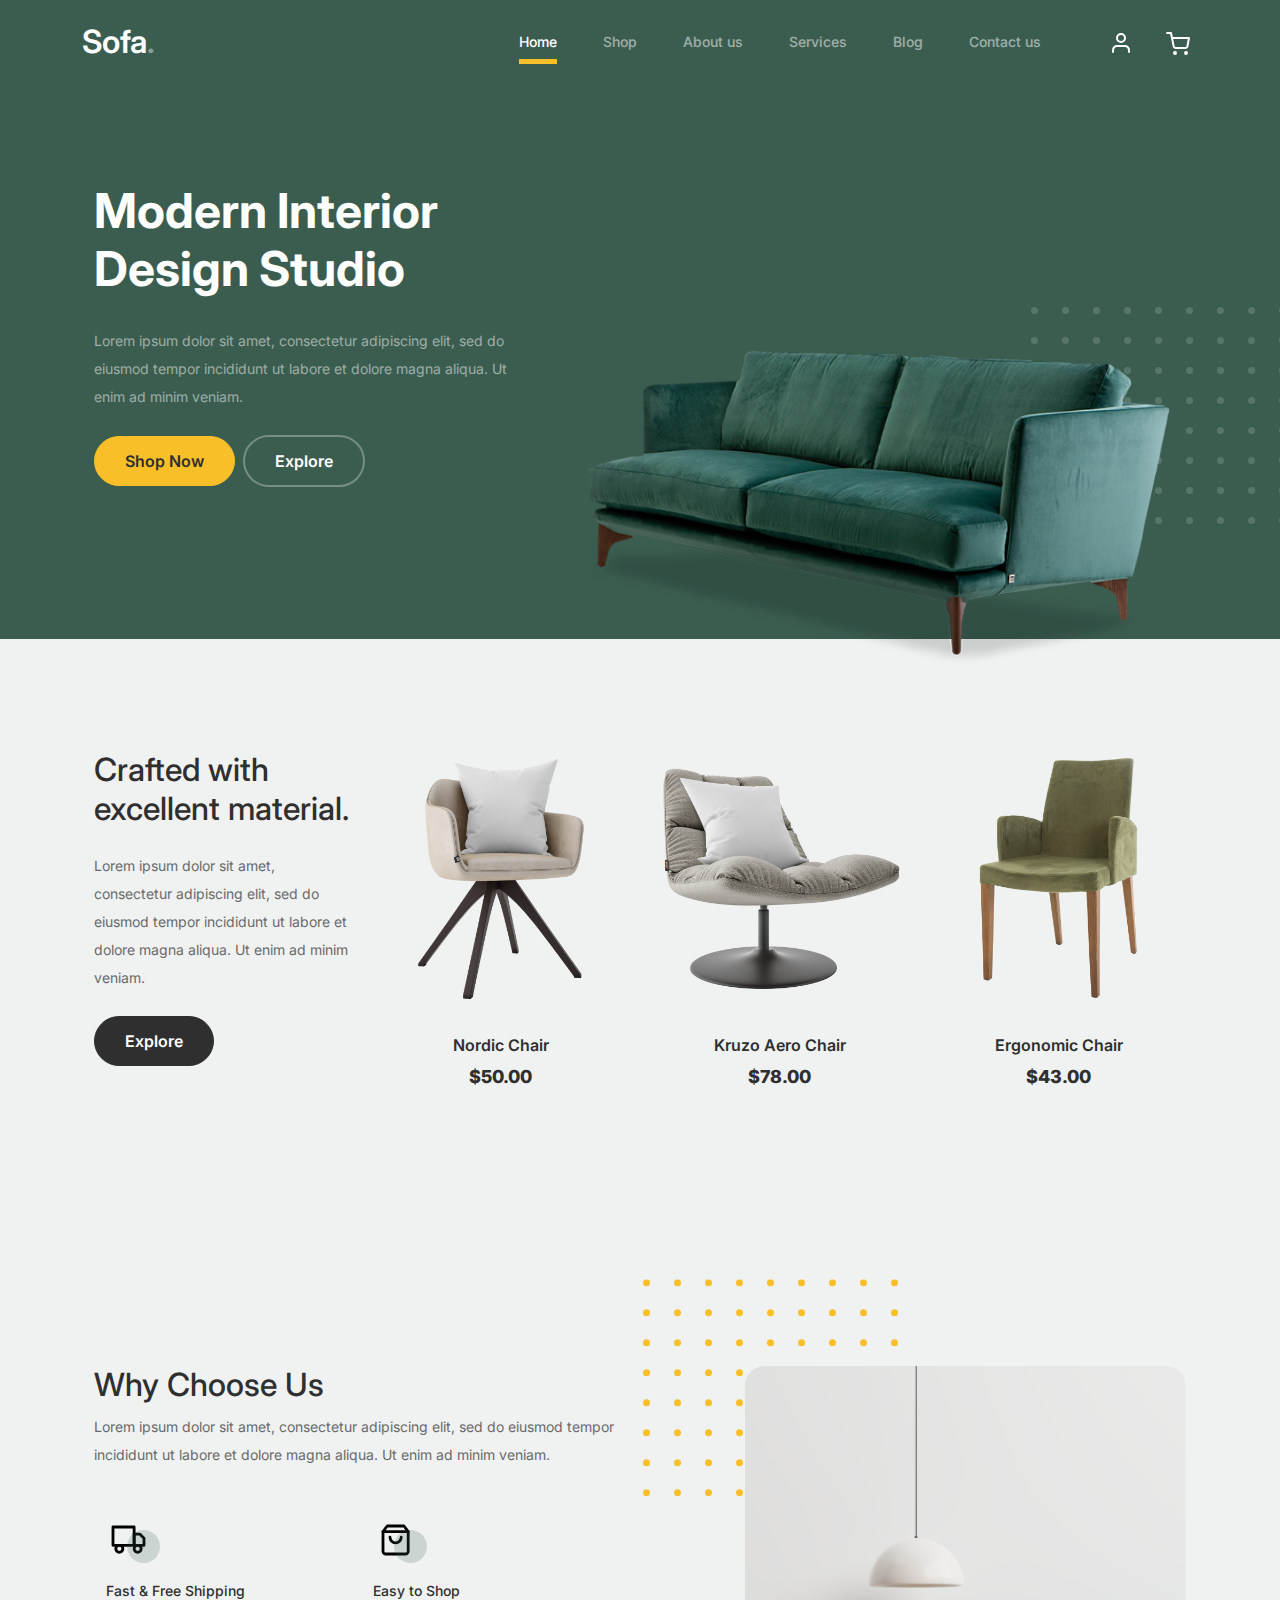
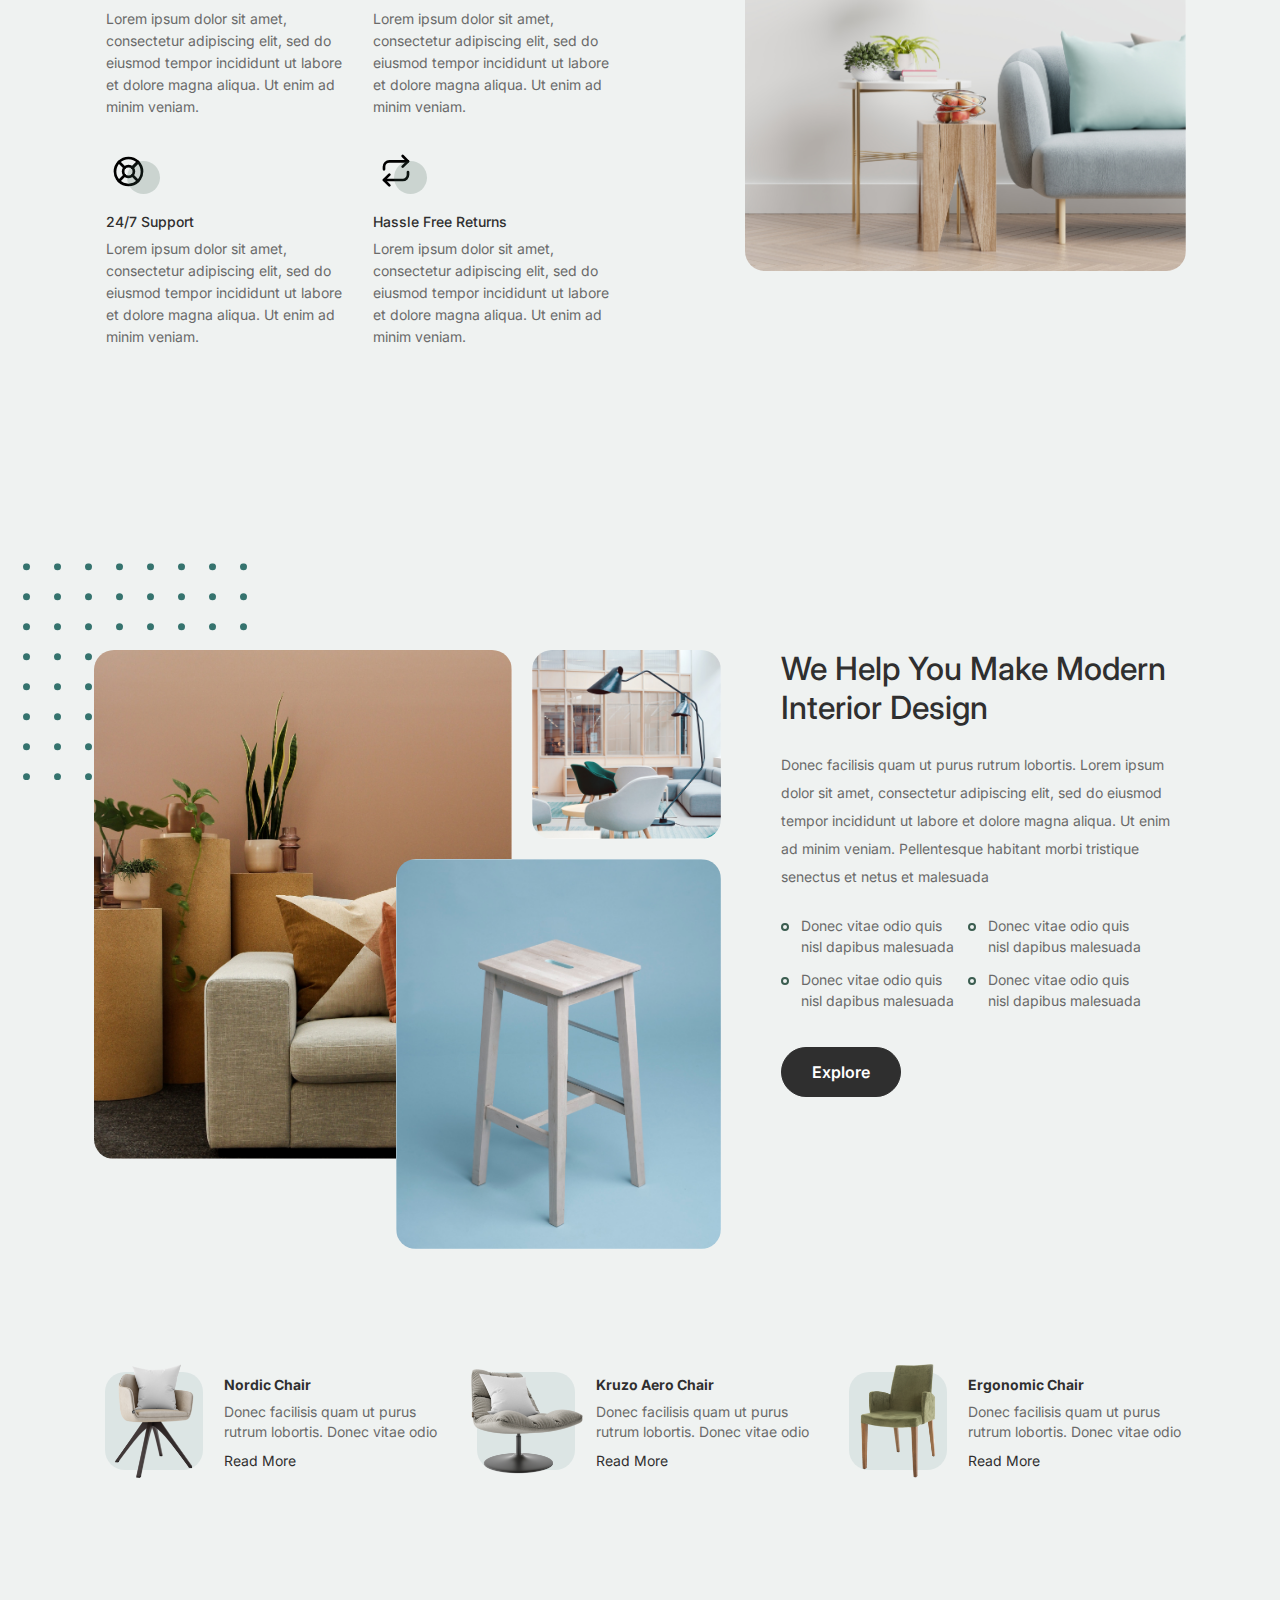
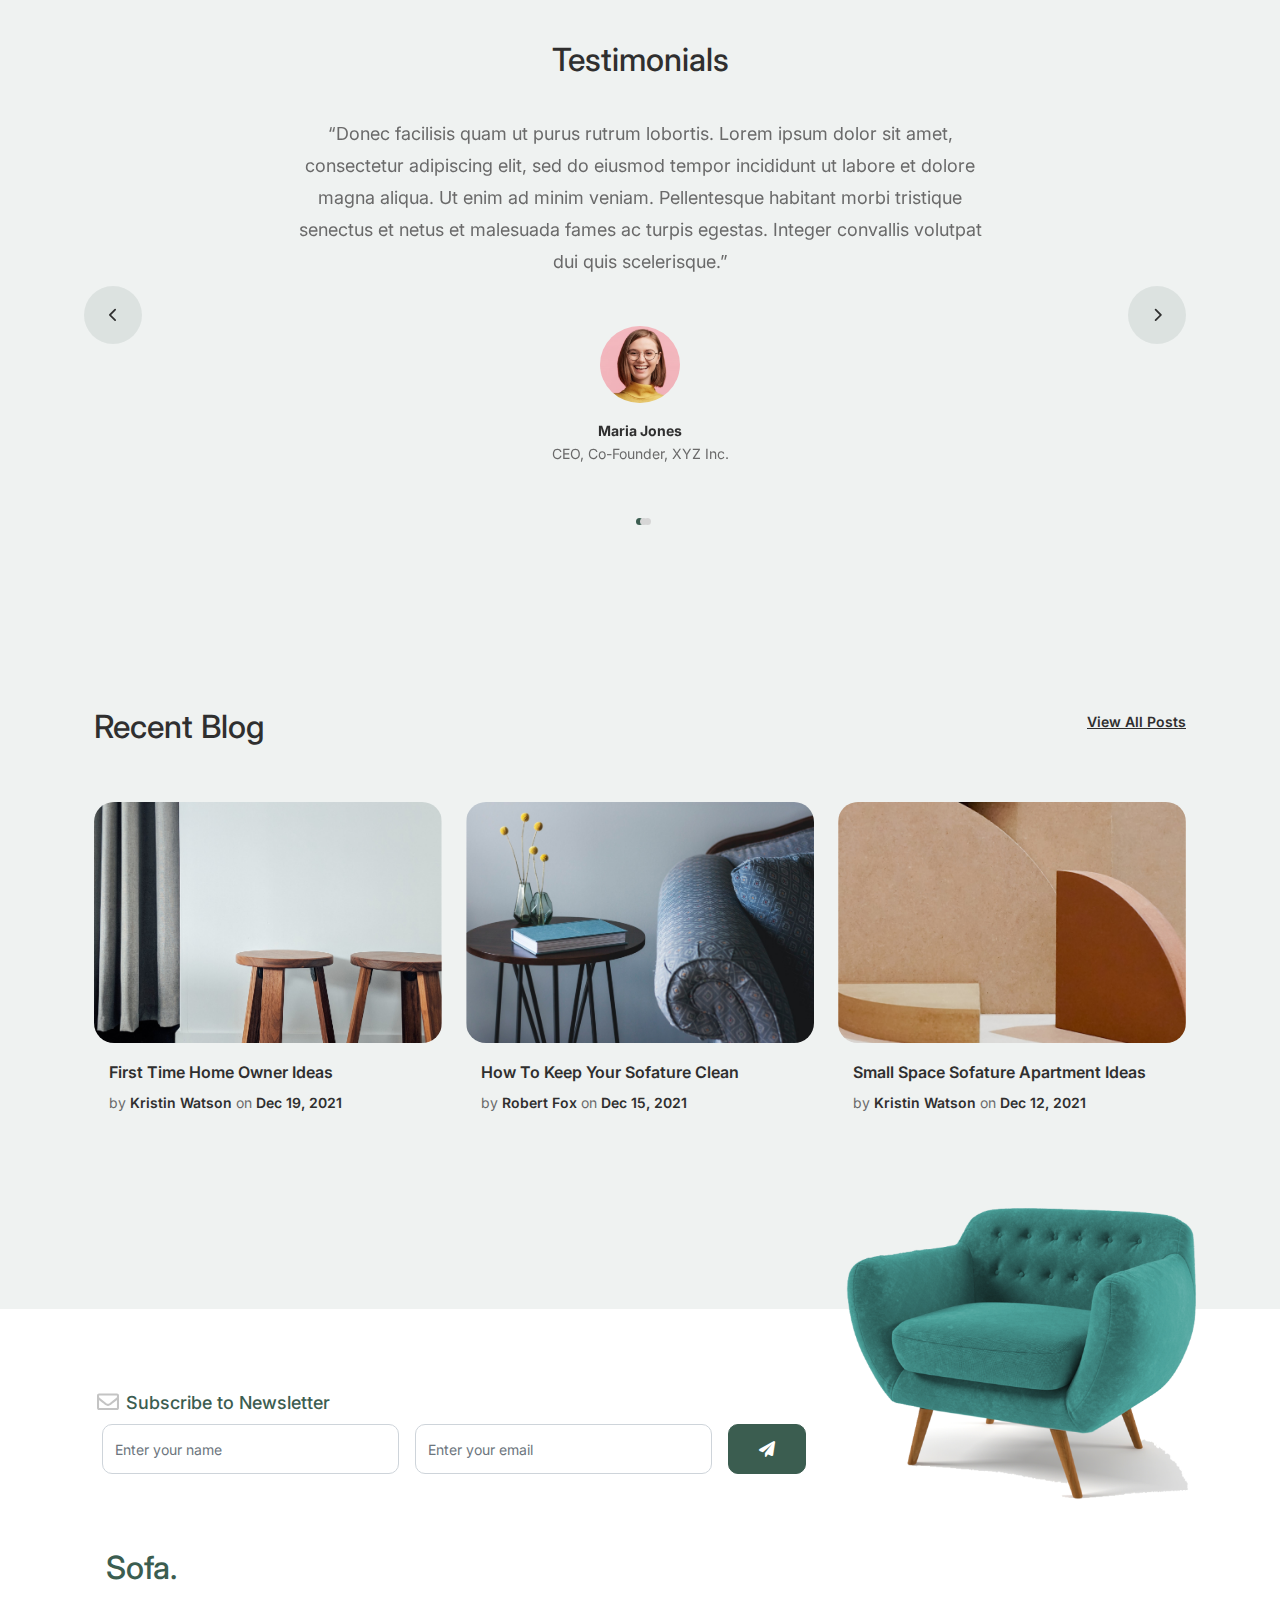
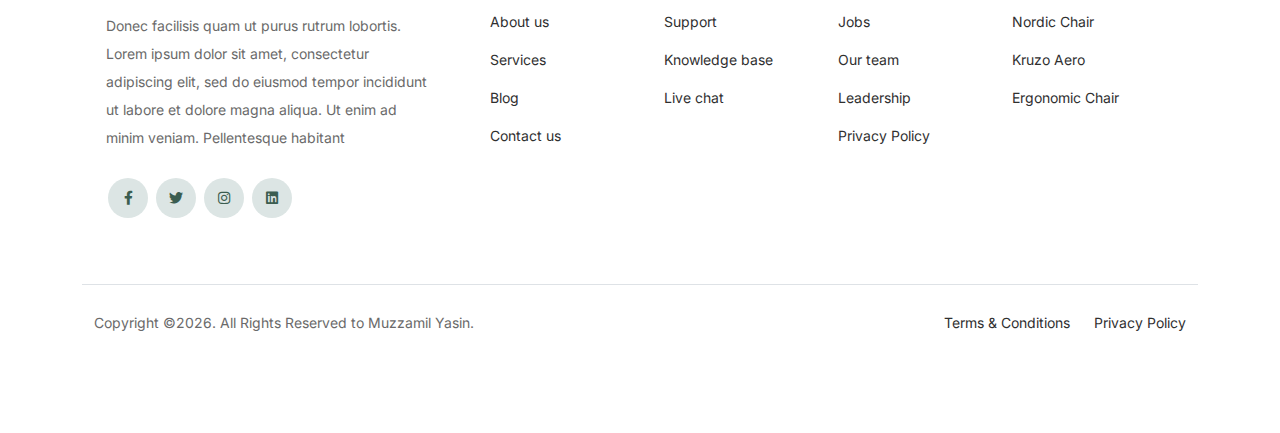
<file: index.html>
<!doctype html>
<html lang="en">
<head>
  <meta charset="utf-8">
  <meta name="viewport" content="width=device-width, initial-scale=1, shrink-to-fit=no">
  <meta name="author" content="Muzzamil Yasin">
  <link rel="shortcut icon" href="favicon.png">

  <meta name="description" content="" />
  <meta name="keywords" content="bootstrap, bootstrap4" />

		<!-- Bootstrap CSS -->
		<link href="css/bootstrap.min.css" rel="stylesheet">
		<link href="https://cdnjs.cloudflare.com/ajax/libs/font-awesome/6.0.0-beta3/css/all.min.css" rel="stylesheet">
		<link href="css/tiny-slider.css" rel="stylesheet">
		<link href="css/style.css" rel="stylesheet">
		<title>Sofa</title>
	</head>

	<body>

		<!-- Start Header/Navigation -->
		<nav class="custom-navbar navbar navbar navbar-expand-md navbar-dark bg-dark" arial-label="Sofa navigation bar">

			<div class="container">
				<a class="navbar-brand" href="index.html">Sofa<span>.</span></a>

				<button class="navbar-toggler" type="button" data-bs-toggle="collapse" data-bs-target="#navbarsSofa" aria-controls="navbarsSofa" aria-expanded="false" aria-label="Toggle navigation">
					<span class="navbar-toggler-icon"></span>
				</button>

				<div class="collapse navbar-collapse" id="navbarsSofa">
					<ul class="custom-navbar-nav navbar-nav ms-auto mb-2 mb-md-0">
						<li class="nav-item active">
							<a class="nav-link" href="index.html">Home</a>
						</li>
						<li><a class="nav-link" href="shop.html">Shop</a></li>
						<li><a class="nav-link" href="about.html">About us</a></li>
						<li><a class="nav-link" href="services.html">Services</a></li>
						<li><a class="nav-link" href="blog.html">Blog</a></li>
						<li><a class="nav-link" href="contact.html">Contact us</a></li>
					</ul>

					<ul class="custom-navbar-cta navbar-nav mb-2 mb-md-0 ms-5">
						<li><a class="nav-link" href="#"><img src="images/user.svg"></a></li>
						<li><a class="nav-link" href="cart.html"><img src="images/cart.svg"></a></li>
					</ul>
				</div>
			</div>
				
		</nav>
		<!-- End Header/Navigation -->

		<!-- Start Hero Section -->
			<div class="hero">
				<div class="container">
					<div class="row justify-content-between align-items-center">
						<div class="col-12 col-lg-5 order-2 order-lg-1">
							<div class="intro-excerpt text-center text-lg-start">
								<h1>Modern Interior <span class="d-block">Design Studio</span></h1>
								<p class="mb-4">Lorem ipsum dolor sit amet, consectetur adipiscing elit, sed do eiusmod tempor incididunt ut labore et dolore magna aliqua. Ut enim ad minim veniam.</p>
								<p><a href="shop.html" class="btn btn-secondary me-2 mb-2">Shop Now</a><a href="services.html" class="btn btn-white-outline mb-2">Explore</a></p>
							</div>
						</div>
						<div class="col-12 col-lg-7 order-1 order-lg-2 mb-4 mb-lg-0">
							<div class="hero-img-wrap text-center">
								<img src="images/couch.png" class="img-fluid">
							</div>
						</div>
					</div>
				</div>
			</div>
		<!-- End Hero Section -->

		<!-- Start Product Section -->
		<div class="product-section">
			<div class="container">
				<div class="row">

					<!-- Start Column 1 -->
					<div class="col-12 col-md-12 col-lg-3 mb-5 mb-lg-0">
						<h2 class="mb-4 section-title">Crafted with excellent material.</h2>
						<p class="mb-4">Lorem ipsum dolor sit amet, consectetur adipiscing elit, sed do eiusmod tempor incididunt ut labore et dolore magna aliqua. Ut enim ad minim veniam.</p>
						<p><a href="shop.html" class="btn">Explore</a></p>
					</div> 
					<!-- End Column 1 -->

					<!-- Start Column 2 -->
					<div class="col-12 col-md-4 col-lg-3 mb-5 mb-md-0">
						<a class="product-item" href="cart.html">
							<img src="images/product-1.png" class="img-fluid product-thumbnail">
							<h3 class="product-title">Nordic Chair</h3>
							<strong class="product-price">$50.00</strong>

							<span class="icon-cross">
								<img src="images/cross.svg" class="img-fluid">
							</span>
						</a>
					</div> 
					<!-- End Column 2 -->

					<!-- Start Column 3 -->
					<div class="col-12 col-md-4 col-lg-3 mb-5 mb-md-0">
						<a class="product-item" href="cart.html">
							<img src="images/product-2.png" class="img-fluid product-thumbnail">
							<h3 class="product-title">Kruzo Aero Chair</h3>
							<strong class="product-price">$78.00</strong>

							<span class="icon-cross">
								<img src="images/cross.svg" class="img-fluid">
							</span>
						</a>
					</div>
					<!-- End Column 3 -->

					<!-- Start Column 4 -->
					<div class="col-12 col-md-4 col-lg-3 mb-5 mb-md-0">
						<a class="product-item" href="cart.html">
							<img src="images/product-3.png" class="img-fluid product-thumbnail">
							<h3 class="product-title">Ergonomic Chair</h3>
							<strong class="product-price">$43.00</strong>

							<span class="icon-cross">
								<img src="images/cross.svg" class="img-fluid">
							</span>
						</a>
					</div>
					<!-- End Column 4 -->

				</div>
			</div>
		</div>
		<!-- End Product Section -->

		<!-- Start Why Choose Us Section -->
		<div class="why-choose-section">
			<div class="container">
				<div class="row justify-content-between">
					<div class="col-lg-6">
						<h2 class="section-title">Why Choose Us</h2>
						<p>Lorem ipsum dolor sit amet, consectetur adipiscing elit, sed do eiusmod tempor incididunt ut labore et dolore magna aliqua. Ut enim ad minim veniam.</p>

						<div class="row my-5">
							<div class="col-12 col-sm-6 col-md-6">
								<div class="feature">
									<div class="icon">
										<img src="images/truck.svg" alt="Image" class="imf-fluid">
									</div>
									<h3>Fast &amp; Free Shipping</h3>
									<p>Lorem ipsum dolor sit amet, consectetur adipiscing elit, sed do eiusmod tempor incididunt ut labore et dolore magna aliqua. Ut enim ad minim veniam.</p>
								</div>
							</div>

							<div class="col-12 col-sm-6 col-md-6">
								<div class="feature">
									<div class="icon">
										<img src="images/bag.svg" alt="Image" class="imf-fluid">
									</div>
									<h3>Easy to Shop</h3>
									<p>Lorem ipsum dolor sit amet, consectetur adipiscing elit, sed do eiusmod tempor incididunt ut labore et dolore magna aliqua. Ut enim ad minim veniam.</p>
								</div>
							</div>

							<div class="col-12 col-sm-6 col-md-6">
								<div class="feature">
									<div class="icon">
										<img src="images/support.svg" alt="Image" class="imf-fluid">
									</div>
									<h3>24/7 Support</h3>
									<p>Lorem ipsum dolor sit amet, consectetur adipiscing elit, sed do eiusmod tempor incididunt ut labore et dolore magna aliqua. Ut enim ad minim veniam.</p>
								</div>
							</div>

							<div class="col-12 col-sm-6 col-md-6">
								<div class="feature">
									<div class="icon">
										<img src="images/return.svg" alt="Image" class="imf-fluid">
									</div>
									<h3>Hassle Free Returns</h3>
									<p>Lorem ipsum dolor sit amet, consectetur adipiscing elit, sed do eiusmod tempor incididunt ut labore et dolore magna aliqua. Ut enim ad minim veniam.</p>
								</div>
							</div>

						</div>
					</div>

					<div class="col-lg-5">
						<div class="img-wrap">
							<img src="images/why-choose-us-img.jpg" alt="Image" class="img-fluid">
						</div>
					</div>

				</div>
			</div>
		</div>
		<!-- End Why Choose Us Section -->

		<!-- Start We Help Section -->
		<div class="we-help-section">
			<div class="container">
				<div class="row justify-content-between">
					<div class="col-12 col-lg-7 mb-5 mb-lg-0">
						<div class="imgs-grid">
							<div class="grid grid-1"><img src="images/img-grid-1.jpg" alt="Muzzamil Yasin"></div>
							<div class="grid grid-2"><img src="images/img-grid-2.jpg" alt="Muzzamil Yasin"></div>
							<div class="grid grid-3"><img src="images/img-grid-3.jpg" alt="Muzzamil Yasin"></div>
						</div>
					</div>
					<div class="col-12 col-lg-5 ps-lg-5 mt-4 mt-lg-0">
						<h2 class="section-title mb-4">We Help You Make Modern Interior Design</h2>
						<p>Donec facilisis quam ut purus rutrum lobortis. Lorem ipsum dolor sit amet, consectetur adipiscing elit, sed do eiusmod tempor incididunt ut labore et dolore magna aliqua. Ut enim ad minim veniam. Pellentesque habitant morbi tristique senectus et netus et malesuada</p>

						<ul class="list-unstyled custom-list my-4">
							<li>Donec vitae odio quis nisl dapibus malesuada</li>
							<li>Donec vitae odio quis nisl dapibus malesuada</li>
							<li>Donec vitae odio quis nisl dapibus malesuada</li>
							<li>Donec vitae odio quis nisl dapibus malesuada</li>
						</ul>
						<p><a herf="#" class="btn">Explore</a></p>
					</div>
				</div>
			</div>
		</div>
		<!-- End We Help Section -->

		<!-- Start Popular Product -->
		<div class="popular-product">
			<div class="container">
				<div class="row">

					<div class="col-12 col-md-6 col-lg-4 mb-4 mb-lg-0">
						<div class="product-item-sm d-flex">
							<div class="thumbnail">
								<img src="images/product-1.png" alt="Image" class="img-fluid">
							</div>
							<div class="pt-3">
								<h3>Nordic Chair</h3>
								<p>Donec facilisis quam ut purus rutrum lobortis. Donec vitae odio </p>
								<p><a href="#">Read More</a></p>
							</div>
						</div>
					</div>

					<div class="col-12 col-md-6 col-lg-4 mb-4 mb-lg-0">
						<div class="product-item-sm d-flex">
							<div class="thumbnail">
								<img src="images/product-2.png" alt="Image" class="img-fluid">
							</div>
							<div class="pt-3">
								<h3>Kruzo Aero Chair</h3>
								<p>Donec facilisis quam ut purus rutrum lobortis. Donec vitae odio </p>
								<p><a href="#">Read More</a></p>
							</div>
						</div>
					</div>

					<div class="col-12 col-md-6 col-lg-4 mb-4 mb-lg-0">
						<div class="product-item-sm d-flex">
							<div class="thumbnail">
								<img src="images/product-3.png" alt="Image" class="img-fluid">
							</div>
							<div class="pt-3">
								<h3>Ergonomic Chair</h3>
								<p>Donec facilisis quam ut purus rutrum lobortis. Donec vitae odio </p>
								<p><a href="#">Read More</a></p>
							</div>
						</div>
					</div>

				</div>
			</div>
		</div>
		<!-- End Popular Product -->

		<!-- Start Testimonial Slider -->
		<div class="testimonial-section">
			<div class="container">
				<div class="row">
					<div class="col-lg-7 mx-auto text-center">
						<h2 class="section-title">Testimonials</h2>
					</div>
				</div>

				<div class="row justify-content-center">
					<div class="col-lg-12">
						<div class="testimonial-slider-wrap text-center">

							<div id="testimonial-nav">
								<span class="prev" data-controls="prev"><span class="fa fa-chevron-left"></span></span>
								<span class="next" data-controls="next"><span class="fa fa-chevron-right"></span></span>
							</div>

							<div class="testimonial-slider">
								
								<div class="item">
									<div class="row justify-content-center">
										<div class="col-lg-8 mx-auto">

											<div class="testimonial-block text-center">
												<blockquote class="mb-5">
													<p>&ldquo;Donec facilisis quam ut purus rutrum lobortis. Lorem ipsum dolor sit amet, consectetur adipiscing elit, sed do eiusmod tempor incididunt ut labore et dolore magna aliqua. Ut enim ad minim veniam. Pellentesque habitant morbi tristique senectus et netus et malesuada fames ac turpis egestas. Integer convallis volutpat dui quis scelerisque.&rdquo;</p>
												</blockquote>

												<div class="author-info">
													<div class="author-pic">
														<img src="images/person-1.png" alt="Maria Jones" class="img-fluid">
													</div>
													<h3 class="font-weight-bold">Maria Jones</h3>
													<span class="position d-block mb-3">CEO, Co-Founder, XYZ Inc.</span>
												</div>
											</div>

										</div>
									</div>
								</div> 
								<!-- END item -->

								<div class="item">
									<div class="row justify-content-center">
										<div class="col-lg-8 mx-auto">

											<div class="testimonial-block text-center">
												<blockquote class="mb-5">
													<p>&ldquo;Donec facilisis quam ut purus rutrum lobortis. Lorem ipsum dolor sit amet, consectetur adipiscing elit, sed do eiusmod tempor incididunt ut labore et dolore magna aliqua. Ut enim ad minim veniam. Pellentesque habitant morbi tristique senectus et netus et malesuada fames ac turpis egestas. Integer convallis volutpat dui quis scelerisque.&rdquo;</p>
												</blockquote>

												<div class="author-info">
													<div class="author-pic">
														<img src="images/person-1.png" alt="Maria Jones" class="img-fluid">
													</div>
													<h3 class="font-weight-bold">Maria Jones</h3>
													<span class="position d-block mb-3">CEO, Co-Founder, XYZ Inc.</span>
												</div>
											</div>

										</div>
									</div>
								</div> 
								<!-- END item -->

								<div class="item">
									<div class="row justify-content-center">
										<div class="col-lg-8 mx-auto">

											<div class="testimonial-block text-center">
												<blockquote class="mb-5">
													<p>&ldquo;Donec facilisis quam ut purus rutrum lobortis. Lorem ipsum dolor sit amet, consectetur adipiscing elit, sed do eiusmod tempor incididunt ut labore et dolore magna aliqua. Ut enim ad minim veniam. Pellentesque habitant morbi tristique senectus et netus et malesuada fames ac turpis egestas. Integer convallis volutpat dui quis scelerisque.&rdquo;</p>
												</blockquote>

												<div class="author-info">
													<div class="author-pic">
														<img src="images/person-1.png" alt="Maria Jones" class="img-fluid">
													</div>
													<h3 class="font-weight-bold">Maria Jones</h3>
													<span class="position d-block mb-3">CEO, Co-Founder, XYZ Inc.</span>
												</div>
											</div>

										</div>
									</div>
								</div> 
								<!-- END item -->

							</div>

						</div>
					</div>
				</div>
			</div>
		</div>
		<!-- End Testimonial Slider -->

		<!-- Start Blog Section -->
		<div class="blog-section">
			<div class="container">
				<div class="row mb-5">
					<div class="col-md-6">
						<h2 class="section-title">Recent Blog</h2>
					</div>
					<div class="col-md-6 text-start text-md-end">
						<a href="#" class="more">View All Posts</a>
					</div>
				</div>

				<div class="row">

					<div class="col-12 col-sm-6 col-md-4 mb-4 mb-md-0">
						<div class="post-entry">
							<a href="#" class="post-thumbnail"><img src="images/post-1.jpg" alt="Image" class="img-fluid"></a>
							<div class="post-content-entry">
								<h3><a href="#">First Time Home Owner Ideas</a></h3>
								<div class="meta">
									<span>by <a href="#">Kristin Watson</a></span> <span>on <a href="#">Dec 19, 2021</a></span>
								</div>
							</div>
						</div>
					</div>

					<div class="col-12 col-sm-6 col-md-4 mb-4 mb-md-0">
						<div class="post-entry">
							<a href="#" class="post-thumbnail"><img src="images/post-2.jpg" alt="Image" class="img-fluid"></a>
							<div class="post-content-entry">
								<h3><a href="#">How To Keep Your Sofature Clean</a></h3>
								<div class="meta">
									<span>by <a href="#">Robert Fox</a></span> <span>on <a href="#">Dec 15, 2021</a></span>
								</div>
							</div>
						</div>
					</div>

					<div class="col-12 col-sm-6 col-md-4 mb-4 mb-md-0">
						<div class="post-entry">
							<a href="#" class="post-thumbnail"><img src="images/post-3.jpg" alt="Image" class="img-fluid"></a>
							<div class="post-content-entry">
								<h3><a href="#">Small Space Sofature Apartment Ideas</a></h3>
								<div class="meta">
									<span>by <a href="#">Kristin Watson</a></span> <span>on <a href="#">Dec 12, 2021</a></span>
								</div>
							</div>
						</div>
					</div>

				</div>
			</div>
		</div>
		<!-- End Blog Section -->	

		<!-- Start Footer Section -->
		<footer class="footer-section">
			<div class="container relative">

				<div class="sofa-img">
					<img src="images/sofa.png" alt="Image" class="img-fluid">
				</div>

				<div class="row">
					<div class="col-lg-8">
						<div class="subscription-form">
							<h3 class="d-flex align-items-center"><span class="me-1"><img src="images/envelope-outline.svg" alt="Image" class="img-fluid"></span><span>Subscribe to Newsletter</span></h3>

							<form action="#" class="row g-3">
								<div class="col-12 col-sm-auto flex-sm-fill">
									<input type="text" class="form-control" placeholder="Enter your name">
								</div>
								<div class="col-12 col-sm-auto flex-sm-fill">
									<input type="email" class="form-control" placeholder="Enter your email">
								</div>
								<div class="col-12 col-sm-auto">
									<button class="btn btn-primary w-100">
										<span class="fa fa-paper-plane"></span>
									</button>
								</div>
							</form>

						</div>
					</div>
				</div>

				<div class="row g-5 mb-5">
					<div class="col-lg-4">
						<div class="mb-4 footer-logo-wrap"><a href="#" class="footer-logo">Sofa<span>.</span></a></div>
						<p class="mb-4">Donec facilisis quam ut purus rutrum lobortis. Lorem ipsum dolor sit amet, consectetur adipiscing elit, sed do eiusmod tempor incididunt ut labore et dolore magna aliqua. Ut enim ad minim veniam. Pellentesque habitant</p>

						<ul class="list-unstyled custom-social">
							<li><a href="#"><span class="fa fa-brands fa-facebook-f"></span></a></li>
							<li><a href="#"><span class="fa fa-brands fa-twitter"></span></a></li>
							<li><a href="#"><span class="fa fa-brands fa-instagram"></span></a></li>
							<li><a href="#"><span class="fa fa-brands fa-linkedin"></span></a></li>
						</ul>
					</div>

					<div class="col-lg-8">
						<div class="row links-wrap">
							<div class="col-6 col-sm-6 col-md-3">
								<ul class="list-unstyled">
									<li><a href="#">About us</a></li>
									<li><a href="#">Services</a></li>
									<li><a href="#">Blog</a></li>
									<li><a href="#">Contact us</a></li>
								</ul>
							</div>

							<div class="col-6 col-sm-6 col-md-3">
								<ul class="list-unstyled">
									<li><a href="#">Support</a></li>
									<li><a href="#">Knowledge base</a></li>
									<li><a href="#">Live chat</a></li>
								</ul>
							</div>

							<div class="col-6 col-sm-6 col-md-3">
								<ul class="list-unstyled">
									<li><a href="#">Jobs</a></li>
									<li><a href="#">Our team</a></li>
									<li><a href="#">Leadership</a></li>
									<li><a href="#">Privacy Policy</a></li>
								</ul>
							</div>

							<div class="col-6 col-sm-6 col-md-3">
								<ul class="list-unstyled">
									<li><a href="#">Nordic Chair</a></li>
									<li><a href="#">Kruzo Aero</a></li>
									<li><a href="#">Ergonomic Chair</a></li>
								</ul>
							</div>
						</div>
					</div>

				</div>

				<div class="border-top copyright">
					<div class="row pt-4">
						<div class="col-lg-6">
							<p class="mb-2 text-center text-lg-start">Copyright &copy;<script>document.write(new Date().getFullYear());</script>. All Rights Reserved to Muzzamil Yasin.  <!-- License information: https://Muzzamil Yasin/license/ -->
            </p>
						</div>

						<div class="col-lg-6 text-center text-lg-end">
							<ul class="list-unstyled d-inline-flex ms-auto">
								<li class="me-4"><a href="#">Terms &amp; Conditions</a></li>
								<li><a href="#">Privacy Policy</a></li>
							</ul>
						</div>

					</div>
				</div>

			</div>
		</footer>
		<!-- End Footer Section -->	


		<script src="js/bootstrap.bundle.min.js"></script>
		<script src="js/tiny-slider.js"></script>
		<script src="js/custom.js"></script>
	</body>

</html>
</file>
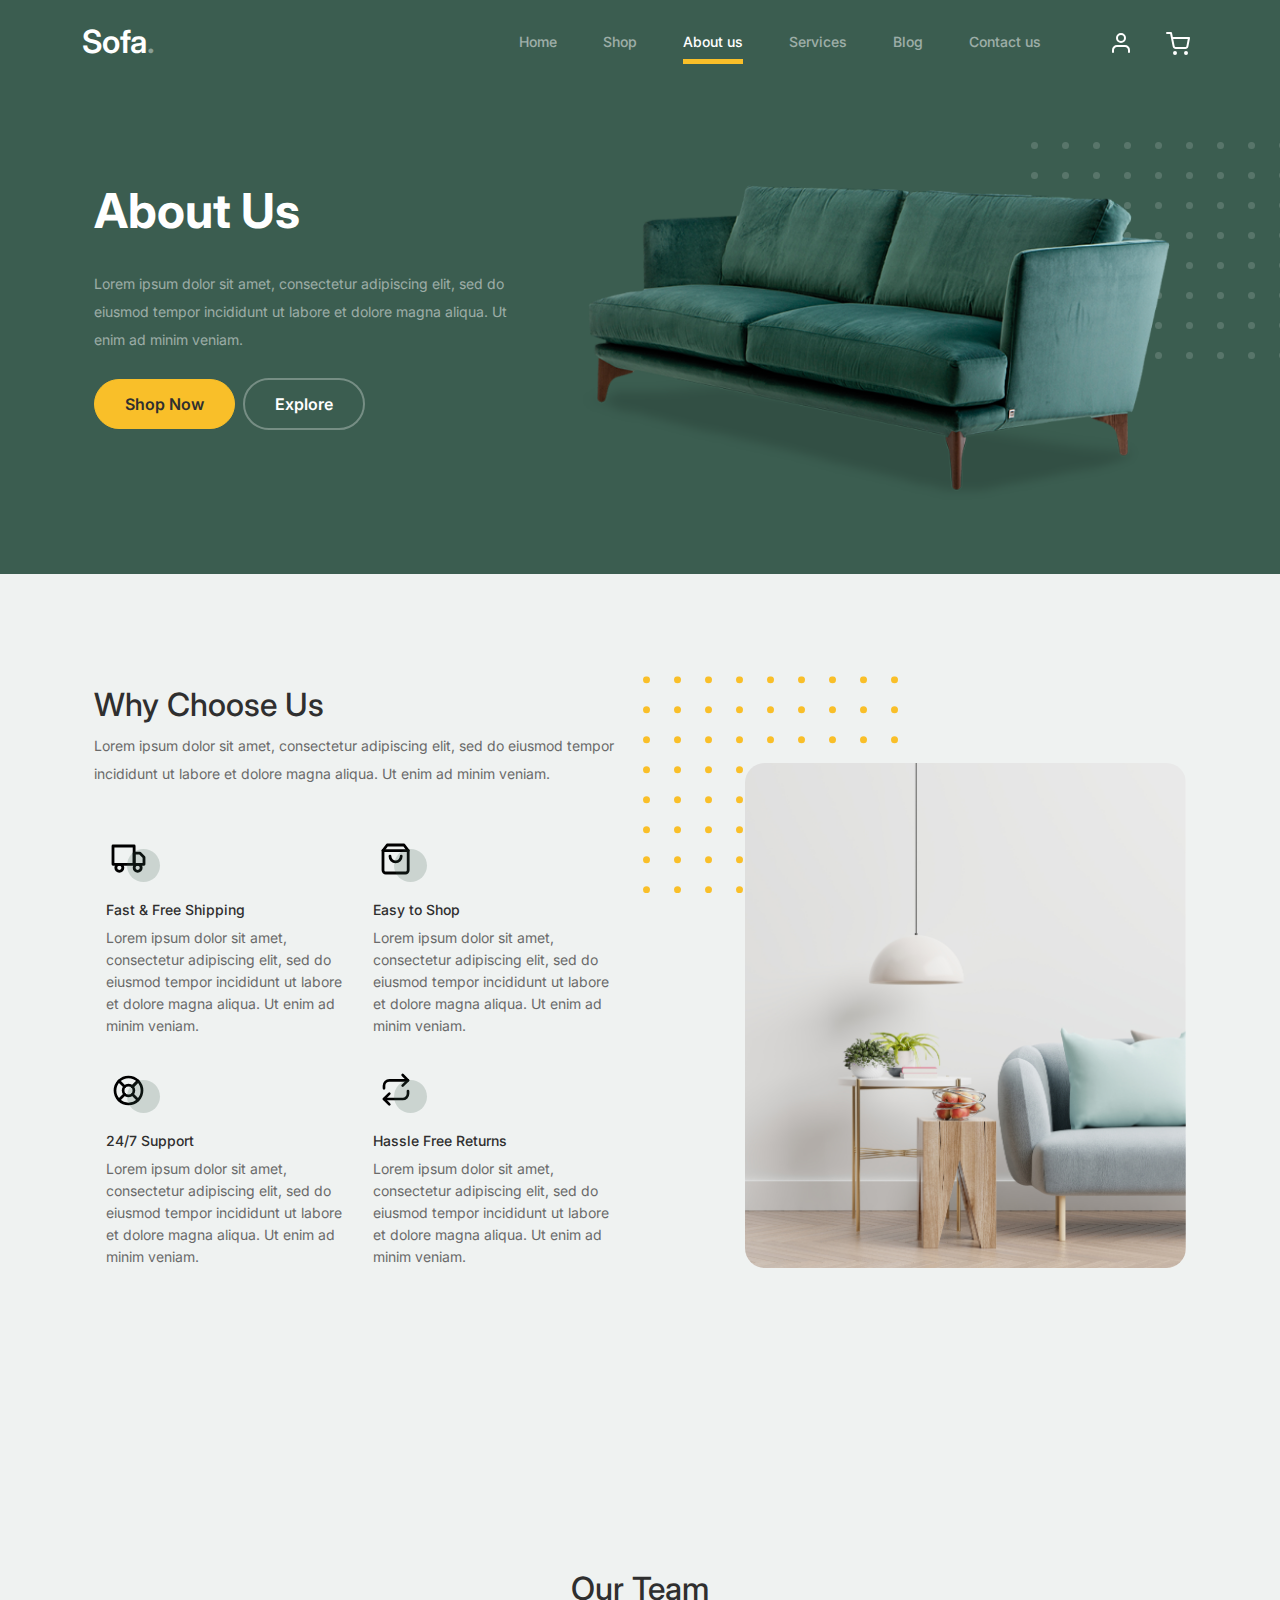
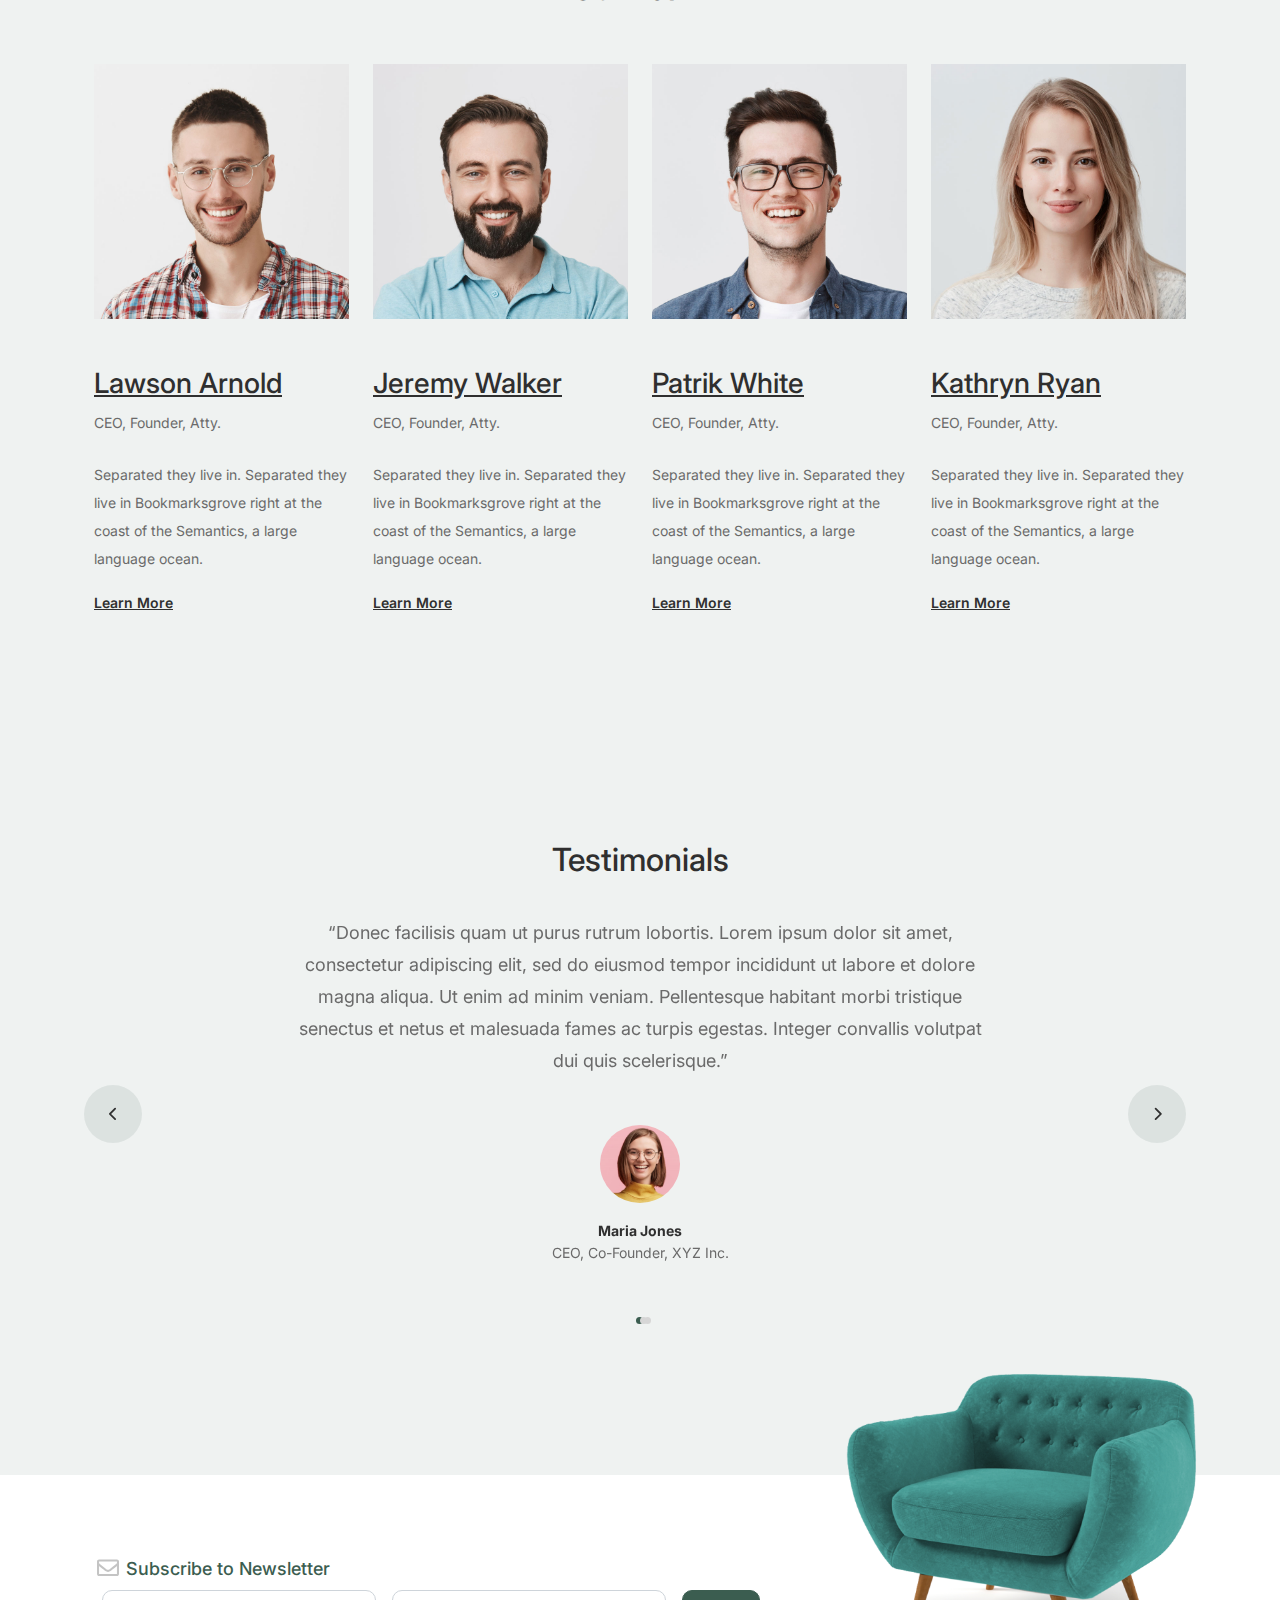
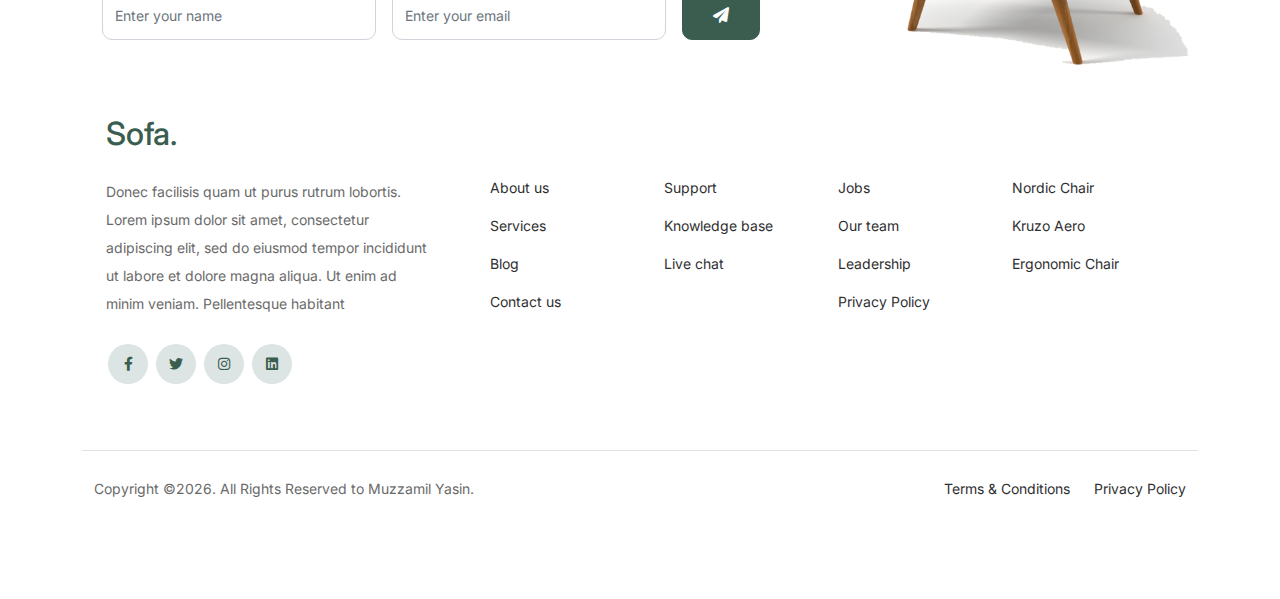
<file: about.html>
<!doctype html>
<html lang="en">
<head>
  <meta charset="utf-8">
  <meta name="viewport" content="width=device-width, initial-scale=1, shrink-to-fit=no">
  <meta name="author" content="Muzzamil Yasin">
  <link rel="shortcut icon" href="favicon.png">

  <meta name="description" content="" />
  <meta name="keywords" content="bootstrap, bootstrap4" />

		<!-- Bootstrap CSS -->
		<link href="css/bootstrap.min.css" rel="stylesheet">
		<link href="https://cdnjs.cloudflare.com/ajax/libs/font-awesome/6.0.0-beta3/css/all.min.css" rel="stylesheet">
		<link href="css/tiny-slider.css" rel="stylesheet">
		<link href="css/style.css" rel="stylesheet">
		<title>Sofa </title>
	</head>

	<body>

		<!-- Start Header/Navigation -->
		<nav class="custom-navbar navbar navbar navbar-expand-md navbar-dark bg-dark" arial-label="Sofa navigation bar">

			<div class="container">
				<a class="navbar-brand" href="index.html">Sofa<span>.</span></a>

				<button class="navbar-toggler" type="button" data-bs-toggle="collapse" data-bs-target="#navbarsSofa" aria-controls="navbarsSofa" aria-expanded="false" aria-label="Toggle navigation">
					<span class="navbar-toggler-icon"></span>
				</button>

				<div class="collapse navbar-collapse" id="navbarsSofa">
					<ul class="custom-navbar-nav navbar-nav ms-auto mb-2 mb-md-0">
						<li class="nav-item ">
							<a class="nav-link" href="index.html">Home</a>
						</li>
						<li><a class="nav-link" href="shop.html">Shop</a></li>
						<li class="active"><a class="nav-link" href="about.html">About us</a></li>
						<li><a class="nav-link" href="services.html">Services</a></li>
						<li><a class="nav-link" href="blog.html">Blog</a></li>
						<li><a class="nav-link" href="contact.html">Contact us</a></li>
					</ul>

					<ul class="custom-navbar-cta navbar-nav mb-2 mb-md-0 ms-5">
						<li><a class="nav-link" href="#"><img src="images/user.svg"></a></li>
						<li><a class="nav-link" href="cart.html"><img src="images/cart.svg"></a></li>
					</ul>
				</div>
			</div>
				
		</nav>
		<!-- End Header/Navigation -->

		<!-- Start Hero Section -->
			<div class="hero">
				<div class="container">
					<div class="row justify-content-between">
						<div class="col-lg-5">
							<div class="intro-excerpt">
								<h1>About Us</h1>
								<p class="mb-4">Lorem ipsum dolor sit amet, consectetur adipiscing elit, sed do eiusmod tempor incididunt ut labore et dolore magna aliqua. Ut enim ad minim veniam.</p>
								<p><a href="shop.html" class="btn btn-secondary me-2">Shop Now</a><a href="services.html" class="btn btn-white-outline">Explore</a></p>
							</div>
						</div>
						<div class="col-lg-7">
							<div class="hero-img-wrap">
								<img src="images/couch.png" class="img-fluid">
							</div>
						</div>
					</div>
				</div>
			</div>
		<!-- End Hero Section -->

		

		<!-- Start Why Choose Us Section -->
		<div class="why-choose-section">
			<div class="container">
				<div class="row justify-content-between align-items-center">
					<div class="col-lg-6">
						<h2 class="section-title">Why Choose Us</h2>
						<p>Lorem ipsum dolor sit amet, consectetur adipiscing elit, sed do eiusmod tempor incididunt ut labore et dolore magna aliqua. Ut enim ad minim veniam.</p>

						<div class="row my-5">
							<div class="col-6 col-md-6">
								<div class="feature">
									<div class="icon">
										<img src="images/truck.svg" alt="Image" class="imf-fluid">
									</div>
									<h3>Fast &amp; Free Shipping</h3>
									<p>Lorem ipsum dolor sit amet, consectetur adipiscing elit, sed do eiusmod tempor incididunt ut labore et dolore magna aliqua. Ut enim ad minim veniam.</p>
								</div>
							</div>

							<div class="col-6 col-md-6">
								<div class="feature">
									<div class="icon">
										<img src="images/bag.svg" alt="Image" class="imf-fluid">
									</div>
									<h3>Easy to Shop</h3>
									<p>Lorem ipsum dolor sit amet, consectetur adipiscing elit, sed do eiusmod tempor incididunt ut labore et dolore magna aliqua. Ut enim ad minim veniam.</p>
								</div>
							</div>

							<div class="col-6 col-md-6">
								<div class="feature">
									<div class="icon">
										<img src="images/support.svg" alt="Image" class="imf-fluid">
									</div>
									<h3>24/7 Support</h3>
									<p>Lorem ipsum dolor sit amet, consectetur adipiscing elit, sed do eiusmod tempor incididunt ut labore et dolore magna aliqua. Ut enim ad minim veniam.</p>
								</div>
							</div>

							<div class="col-6 col-md-6">
								<div class="feature">
									<div class="icon">
										<img src="images/return.svg" alt="Image" class="imf-fluid">
									</div>
									<h3>Hassle Free Returns</h3>
									<p>Lorem ipsum dolor sit amet, consectetur adipiscing elit, sed do eiusmod tempor incididunt ut labore et dolore magna aliqua. Ut enim ad minim veniam.</p>
								</div>
							</div>

						</div>
					</div>

					<div class="col-lg-5">
						<div class="img-wrap">
							<img src="images/why-choose-us-img.jpg" alt="Image" class="img-fluid">
						</div>
					</div>

				</div>
			</div>
		</div>
		<!-- End Why Choose Us Section -->

		<!-- Start Team Section -->
		<div class="untree_co-section">
			<div class="container">

				<div class="row mb-5">
					<div class="col-lg-5 mx-auto text-center">
						<h2 class="section-title">Our Team</h2>
					</div>
				</div>

				<div class="row">

					<!-- Start Column 1 -->
					<div class="col-12 col-md-6 col-lg-3 mb-5 mb-md-0">
						<img src="images/person_1.jpg" class="img-fluid mb-5">
						<h3 clas><a href="#"><span class="">Lawson</span> Arnold</a></h3>
            <span class="d-block position mb-4">CEO, Founder, Atty.</span>
            <p>Separated they live in.
            Separated they live in Bookmarksgrove right at the coast of the Semantics, a large language ocean.</p>
            <p class="mb-0"><a href="#" class="more dark">Learn More <span class="icon-arrow_forward"></span></a></p>
					</div> 
					<!-- End Column 1 -->

					<!-- Start Column 2 -->
					<div class="col-12 col-md-6 col-lg-3 mb-5 mb-md-0">
						<img src="images/person_2.jpg" class="img-fluid mb-5">

						<h3 clas><a href="#"><span class="">Jeremy</span> Walker</a></h3>
            <span class="d-block position mb-4">CEO, Founder, Atty.</span>
            <p>Separated they live in.
            Separated they live in Bookmarksgrove right at the coast of the Semantics, a large language ocean.</p>
            <p class="mb-0"><a href="#" class="more dark">Learn More <span class="icon-arrow_forward"></span></a></p>

					</div> 
					<!-- End Column 2 -->

					<!-- Start Column 3 -->
					<div class="col-12 col-md-6 col-lg-3 mb-5 mb-md-0">
						<img src="images/person_3.jpg" class="img-fluid mb-5">
						<h3 clas><a href="#"><span class="">Patrik</span> White</a></h3>
            <span class="d-block position mb-4">CEO, Founder, Atty.</span>
            <p>Separated they live in.
            Separated they live in Bookmarksgrove right at the coast of the Semantics, a large language ocean.</p>
            <p class="mb-0"><a href="#" class="more dark">Learn More <span class="icon-arrow_forward"></span></a></p>
					</div> 
					<!-- End Column 3 -->

					<!-- Start Column 4 -->
					<div class="col-12 col-md-6 col-lg-3 mb-5 mb-md-0">
						<img src="images/person_4.jpg" class="img-fluid mb-5">

						<h3 clas><a href="#"><span class="">Kathryn</span> Ryan</a></h3>
            <span class="d-block position mb-4">CEO, Founder, Atty.</span>
            <p>Separated they live in.
            Separated they live in Bookmarksgrove right at the coast of the Semantics, a large language ocean.</p>
            <p class="mb-0"><a href="#" class="more dark">Learn More <span class="icon-arrow_forward"></span></a></p>

          
					</div> 
					<!-- End Column 4 -->

					

				</div>
			</div>
		</div>
		<!-- End Team Section -->

		

		<!-- Start Testimonial Slider -->
		<div class="testimonial-section before-footer-section">
			<div class="container">
				<div class="row">
					<div class="col-lg-7 mx-auto text-center">
						<h2 class="section-title">Testimonials</h2>
					</div>
				</div>

				<div class="row justify-content-center">
					<div class="col-lg-12">
						<div class="testimonial-slider-wrap text-center">

							<div id="testimonial-nav">
								<span class="prev" data-controls="prev"><span class="fa fa-chevron-left"></span></span>
								<span class="next" data-controls="next"><span class="fa fa-chevron-right"></span></span>
							</div>

							<div class="testimonial-slider">
								
								<div class="item">
									<div class="row justify-content-center">
										<div class="col-lg-8 mx-auto">

											<div class="testimonial-block text-center">
												<blockquote class="mb-5">
													<p>&ldquo;Donec facilisis quam ut purus rutrum lobortis. Lorem ipsum dolor sit amet, consectetur adipiscing elit, sed do eiusmod tempor incididunt ut labore et dolore magna aliqua. Ut enim ad minim veniam. Pellentesque habitant morbi tristique senectus et netus et malesuada fames ac turpis egestas. Integer convallis volutpat dui quis scelerisque.&rdquo;</p>
												</blockquote>

												<div class="author-info">
													<div class="author-pic">
														<img src="images/person-1.png" alt="Maria Jones" class="img-fluid">
													</div>
													<h3 class="font-weight-bold">Maria Jones</h3>
													<span class="position d-block mb-3">CEO, Co-Founder, XYZ Inc.</span>
												</div>
											</div>

										</div>
									</div>
								</div> 
								<!-- END item -->

								<div class="item">
									<div class="row justify-content-center">
										<div class="col-lg-8 mx-auto">

											<div class="testimonial-block text-center">
												<blockquote class="mb-5">
													<p>&ldquo;Donec facilisis quam ut purus rutrum lobortis. Lorem ipsum dolor sit amet, consectetur adipiscing elit, sed do eiusmod tempor incididunt ut labore et dolore magna aliqua. Ut enim ad minim veniam. Pellentesque habitant morbi tristique senectus et netus et malesuada fames ac turpis egestas. Integer convallis volutpat dui quis scelerisque.&rdquo;</p>
												</blockquote>

												<div class="author-info">
													<div class="author-pic">
														<img src="images/person-1.png" alt="Maria Jones" class="img-fluid">
													</div>
													<h3 class="font-weight-bold">Maria Jones</h3>
													<span class="position d-block mb-3">CEO, Co-Founder, XYZ Inc.</span>
												</div>
											</div>

										</div>
									</div>
								</div> 
								<!-- END item -->

								<div class="item">
									<div class="row justify-content-center">
										<div class="col-lg-8 mx-auto">

											<div class="testimonial-block text-center">
												<blockquote class="mb-5">
													<p>&ldquo;Donec facilisis quam ut purus rutrum lobortis. Lorem ipsum dolor sit amet, consectetur adipiscing elit, sed do eiusmod tempor incididunt ut labore et dolore magna aliqua. Ut enim ad minim veniam. Pellentesque habitant morbi tristique senectus et netus et malesuada fames ac turpis egestas. Integer convallis volutpat dui quis scelerisque.&rdquo;</p>
												</blockquote>

												<div class="author-info">
													<div class="author-pic">
														<img src="images/person-1.png" alt="Maria Jones" class="img-fluid">
													</div>
													<h3 class="font-weight-bold">Maria Jones</h3>
													<span class="position d-block mb-3">CEO, Co-Founder, XYZ Inc.</span>
												</div>
											</div>

										</div>
									</div>
								</div> 
								<!-- END item -->

							</div>

						</div>
					</div>
				</div>
			</div>
		</div>
		<!-- End Testimonial Slider -->

		

		<!-- Start Footer Section -->
		<footer class="footer-section">
			<div class="container relative">

				<div class="sofa-img">
					<img src="images/sofa.png" alt="Image" class="img-fluid">
				</div>

				<div class="row">
					<div class="col-lg-8">
						<div class="subscription-form">
							<h3 class="d-flex align-items-center"><span class="me-1"><img src="images/envelope-outline.svg" alt="Image" class="img-fluid"></span><span>Subscribe to Newsletter</span></h3>

							<form action="#" class="row g-3">
								<div class="col-auto">
									<input type="text" class="form-control" placeholder="Enter your name">
								</div>
								<div class="col-auto">
									<input type="email" class="form-control" placeholder="Enter your email">
								</div>
								<div class="col-auto">
									<button class="btn btn-primary">
										<span class="fa fa-paper-plane"></span>
									</button>
								</div>
							</form>

						</div>
					</div>
				</div>

				<div class="row g-5 mb-5">
					<div class="col-lg-4">
						<div class="mb-4 footer-logo-wrap"><a href="#" class="footer-logo">Sofa<span>.</span></a></div>
						<p class="mb-4">Donec facilisis quam ut purus rutrum lobortis. Lorem ipsum dolor sit amet, consectetur adipiscing elit, sed do eiusmod tempor incididunt ut labore et dolore magna aliqua. Ut enim ad minim veniam. Pellentesque habitant</p>

						<ul class="list-unstyled custom-social">
							<li><a href="#"><span class="fa fa-brands fa-facebook-f"></span></a></li>
							<li><a href="#"><span class="fa fa-brands fa-twitter"></span></a></li>
							<li><a href="#"><span class="fa fa-brands fa-instagram"></span></a></li>
							<li><a href="#"><span class="fa fa-brands fa-linkedin"></span></a></li>
						</ul>
					</div>

					<div class="col-lg-8">
						<div class="row links-wrap">
							<div class="col-6 col-sm-6 col-md-3">
								<ul class="list-unstyled">
									<li><a href="#">About us</a></li>
									<li><a href="#">Services</a></li>
									<li><a href="#">Blog</a></li>
									<li><a href="#">Contact us</a></li>
								</ul>
							</div>

							<div class="col-6 col-sm-6 col-md-3">
								<ul class="list-unstyled">
									<li><a href="#">Support</a></li>
									<li><a href="#">Knowledge base</a></li>
									<li><a href="#">Live chat</a></li>
								</ul>
							</div>

							<div class="col-6 col-sm-6 col-md-3">
								<ul class="list-unstyled">
									<li><a href="#">Jobs</a></li>
									<li><a href="#">Our team</a></li>
									<li><a href="#">Leadership</a></li>
									<li><a href="#">Privacy Policy</a></li>
								</ul>
							</div>

							<div class="col-6 col-sm-6 col-md-3">
								<ul class="list-unstyled">
									<li><a href="#">Nordic Chair</a></li>
									<li><a href="#">Kruzo Aero</a></li>
									<li><a href="#">Ergonomic Chair</a></li>
								</ul>
							</div>
						</div>
					</div>

				</div>

				<div class="border-top copyright">
					<div class="row pt-4">
						<div class="col-lg-6">
							<p class="mb-2 text-center text-lg-start">Copyright &copy;<script>document.write(new Date().getFullYear());</script>. All Rights Reserved to Muzzamil Yasin.  <!-- License information: https://Muzzamil Yasin/license/ -->
            </p>
						</div>

						<div class="col-lg-6 text-center text-lg-end">
							<ul class="list-unstyled d-inline-flex ms-auto">
								<li class="me-4"><a href="#">Terms &amp; Conditions</a></li>
								<li><a href="#">Privacy Policy</a></li>
							</ul>
						</div>

					</div>
				</div>

			</div>
		</footer>
		<!-- End Footer Section -->	


		<script src="js/bootstrap.bundle.min.js"></script>
		<script src="js/tiny-slider.js"></script>
		<script src="js/custom.js"></script>
	</body>

</html>
</file>
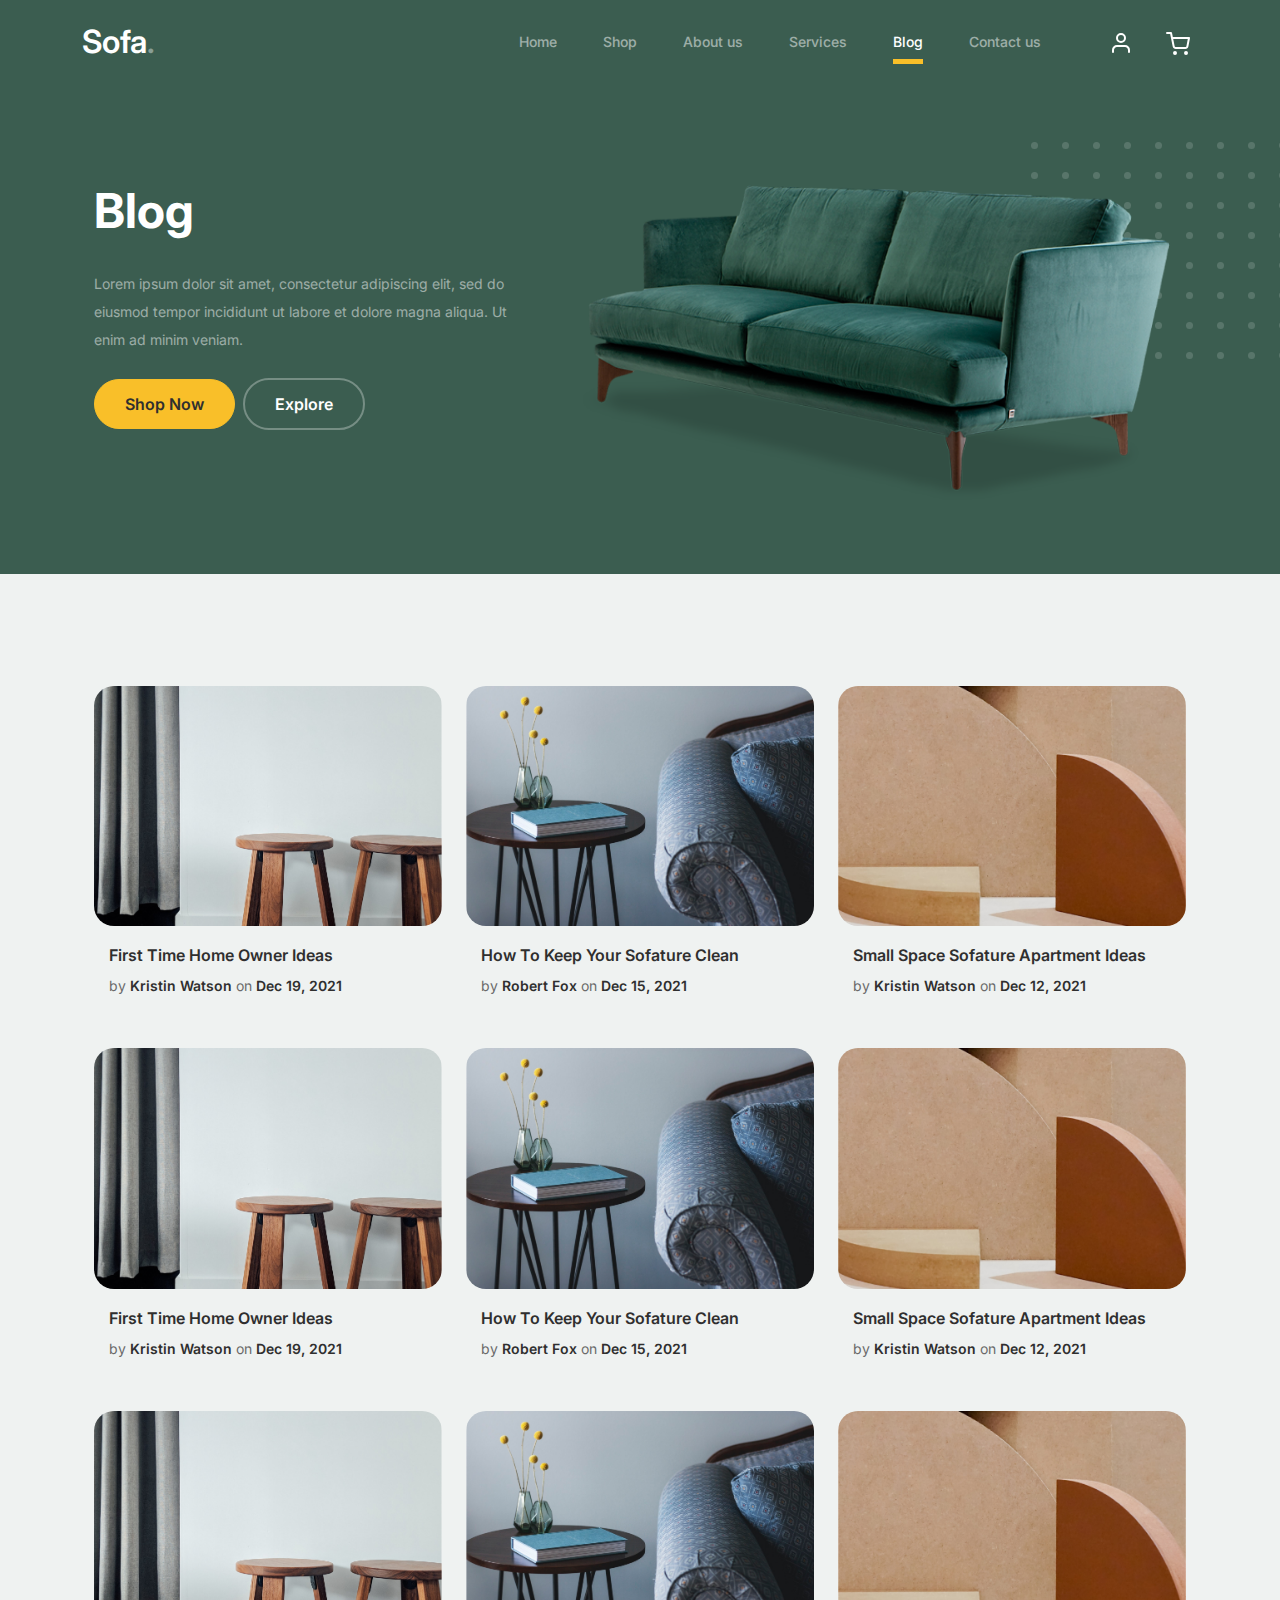
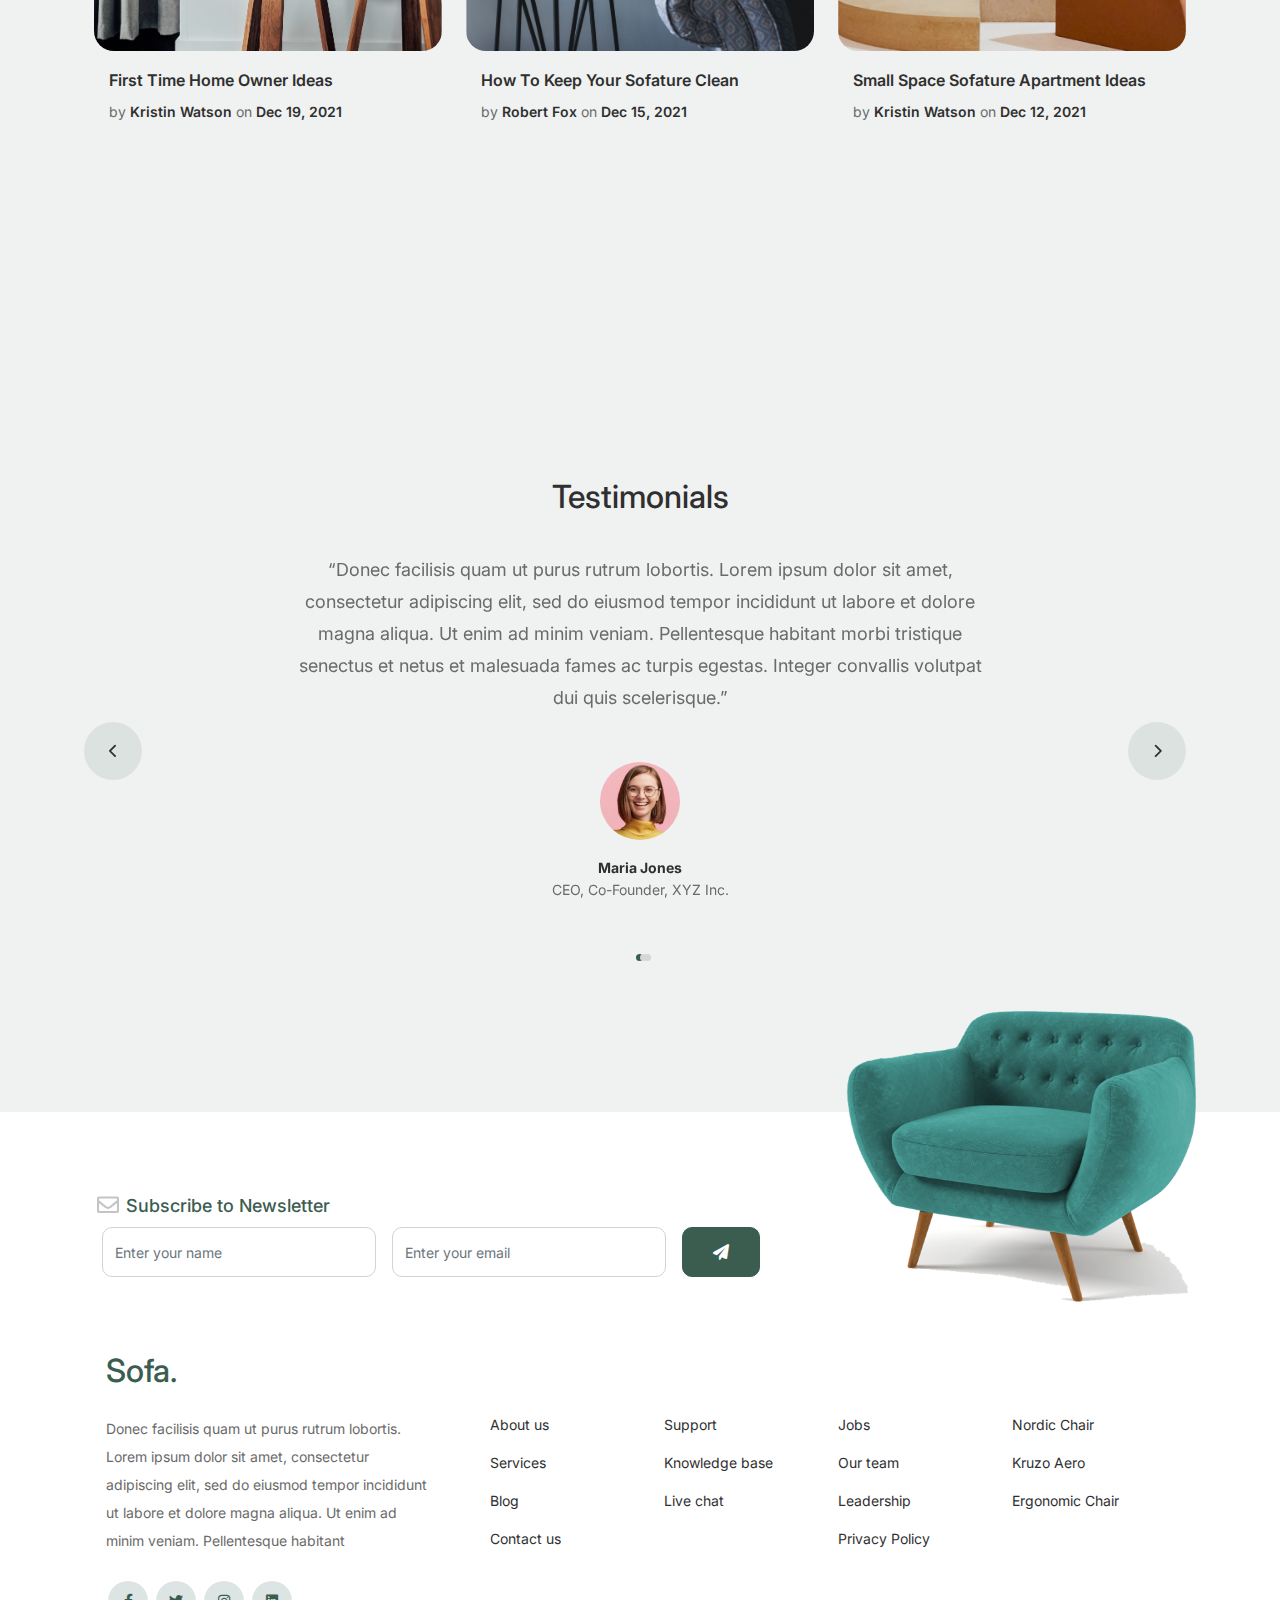
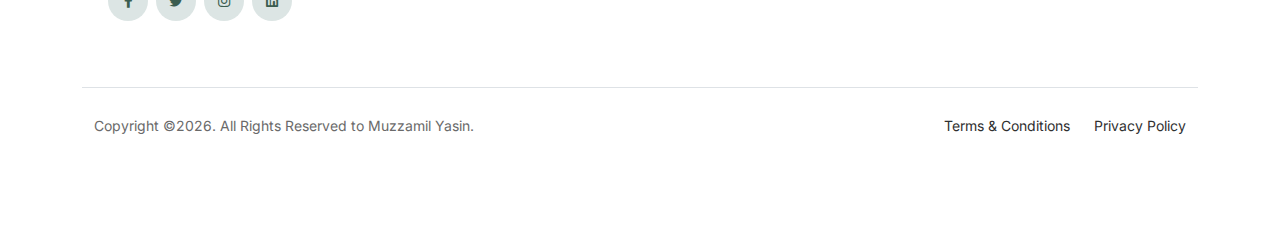
<file: blog.html>
<!doctype html>
<html lang="en">
<head>
  <meta charset="utf-8">
  <meta name="viewport" content="width=device-width, initial-scale=1, shrink-to-fit=no">
  <meta name="author" content="Muzzamil Yasin">
  <link rel="shortcut icon" href="favicon.png">

  <meta name="description" content="" />
  <meta name="keywords" content="bootstrap, bootstrap4" />

		<!-- Bootstrap CSS -->
		<link href="css/bootstrap.min.css" rel="stylesheet">
		<link href="https://cdnjs.cloudflare.com/ajax/libs/font-awesome/6.0.0-beta3/css/all.min.css" rel="stylesheet">
		<link href="css/tiny-slider.css" rel="stylesheet">
		<link href="css/style.css" rel="stylesheet">
		<title>Sofa </title>
	</head>

	<body>

		<!-- Start Header/Navigation -->
		<nav class="custom-navbar navbar navbar navbar-expand-md navbar-dark bg-dark" arial-label="Sofa navigation bar">

			<div class="container">
				<a class="navbar-brand" href="index.html">Sofa<span>.</span></a>

				<button class="navbar-toggler" type="button" data-bs-toggle="collapse" data-bs-target="#navbarsSofa" aria-controls="navbarsSofa" aria-expanded="false" aria-label="Toggle navigation">
					<span class="navbar-toggler-icon"></span>
				</button>

				<div class="collapse navbar-collapse" id="navbarsSofa">
					<ul class="custom-navbar-nav navbar-nav ms-auto mb-2 mb-md-0">
						<li class="nav-item">
							<a class="nav-link" href="index.html">Home</a>
						</li>
						<li><a class="nav-link" href="shop.html">Shop</a></li>
						<li><a class="nav-link" href="about.html">About us</a></li>
						<li><a class="nav-link" href="services.html">Services</a></li>
						<li class="active"><a class="nav-link" href="blog.html">Blog</a></li>
						<li><a class="nav-link" href="contact.html">Contact us</a></li>
					</ul>

					<ul class="custom-navbar-cta navbar-nav mb-2 mb-md-0 ms-5">
						<li><a class="nav-link" href="#"><img src="images/user.svg"></a></li>
						<li><a class="nav-link" href="cart.html"><img src="images/cart.svg"></a></li>
					</ul>
				</div>
			</div>
				
		</nav>
		<!-- End Header/Navigation -->

		<!-- Start Hero Section -->
			<div class="hero">
				<div class="container">
					<div class="row justify-content-between">
						<div class="col-lg-5">
							<div class="intro-excerpt">
								<h1>Blog</h1>
								<p class="mb-4">Lorem ipsum dolor sit amet, consectetur adipiscing elit, sed do eiusmod tempor incididunt ut labore et dolore magna aliqua. Ut enim ad minim veniam.</p>
								<p><a href="shop.html" class="btn btn-secondary me-2">Shop Now</a><a href="services.html" class="btn btn-white-outline">Explore</a></p>
							</div>
						</div>
						<div class="col-lg-7">
							<div class="hero-img-wrap">
								<img src="images/couch.png" class="img-fluid">
							</div>
						</div>
					</div>
				</div>
			</div>
		<!-- End Hero Section -->

		

		<!-- Start Blog Section -->
		<div class="blog-section">
			<div class="container">
				
				<div class="row">

					<div class="col-12 col-sm-6 col-md-4 mb-5">
						<div class="post-entry">
							<a href="#" class="post-thumbnail"><img src="images/post-1.jpg" alt="Image" class="img-fluid"></a>
							<div class="post-content-entry">
								<h3><a href="#">First Time Home Owner Ideas</a></h3>
								<div class="meta">
									<span>by <a href="#">Kristin Watson</a></span> <span>on <a href="#">Dec 19, 2021</a></span>
								</div>
							</div>
						</div>
					</div>

					<div class="col-12 col-sm-6 col-md-4 mb-5">
						<div class="post-entry">
							<a href="#" class="post-thumbnail"><img src="images/post-2.jpg" alt="Image" class="img-fluid"></a>
							<div class="post-content-entry">
								<h3><a href="#">How To Keep Your Sofature Clean</a></h3>
								<div class="meta">
									<span>by <a href="#">Robert Fox</a></span> <span>on <a href="#">Dec 15, 2021</a></span>
								</div>
							</div>
						</div>
					</div>

					<div class="col-12 col-sm-6 col-md-4 mb-5">
						<div class="post-entry">
							<a href="#" class="post-thumbnail"><img src="images/post-3.jpg" alt="Image" class="img-fluid"></a>
							<div class="post-content-entry">
								<h3><a href="#">Small Space Sofature Apartment Ideas</a></h3>
								<div class="meta">
									<span>by <a href="#">Kristin Watson</a></span> <span>on <a href="#">Dec 12, 2021</a></span>
								</div>
							</div>
						</div>
					</div>

					<div class="col-12 col-sm-6 col-md-4 mb-5">
						<div class="post-entry">
							<a href="#" class="post-thumbnail"><img src="images/post-1.jpg" alt="Image" class="img-fluid"></a>
							<div class="post-content-entry">
								<h3><a href="#">First Time Home Owner Ideas</a></h3>
								<div class="meta">
									<span>by <a href="#">Kristin Watson</a></span> <span>on <a href="#">Dec 19, 2021</a></span>
								</div>
							</div>
						</div>
					</div>

					<div class="col-12 col-sm-6 col-md-4 mb-5">
						<div class="post-entry">
							<a href="#" class="post-thumbnail"><img src="images/post-2.jpg" alt="Image" class="img-fluid"></a>
							<div class="post-content-entry">
								<h3><a href="#">How To Keep Your Sofature Clean</a></h3>
								<div class="meta">
									<span>by <a href="#">Robert Fox</a></span> <span>on <a href="#">Dec 15, 2021</a></span>
								</div>
							</div>
						</div>
					</div>

					<div class="col-12 col-sm-6 col-md-4 mb-5">
						<div class="post-entry">
							<a href="#" class="post-thumbnail"><img src="images/post-3.jpg" alt="Image" class="img-fluid"></a>
							<div class="post-content-entry">
								<h3><a href="#">Small Space Sofature Apartment Ideas</a></h3>
								<div class="meta">
									<span>by <a href="#">Kristin Watson</a></span> <span>on <a href="#">Dec 12, 2021</a></span>
								</div>
							</div>
						</div>
					</div>

					<div class="col-12 col-sm-6 col-md-4 mb-5">
						<div class="post-entry">
							<a href="#" class="post-thumbnail"><img src="images/post-1.jpg" alt="Image" class="img-fluid"></a>
							<div class="post-content-entry">
								<h3><a href="#">First Time Home Owner Ideas</a></h3>
								<div class="meta">
									<span>by <a href="#">Kristin Watson</a></span> <span>on <a href="#">Dec 19, 2021</a></span>
								</div>
							</div>
						</div>
					</div>

					<div class="col-12 col-sm-6 col-md-4 mb-5">
						<div class="post-entry">
							<a href="#" class="post-thumbnail"><img src="images/post-2.jpg" alt="Image" class="img-fluid"></a>
							<div class="post-content-entry">
								<h3><a href="#">How To Keep Your Sofature Clean</a></h3>
								<div class="meta">
									<span>by <a href="#">Robert Fox</a></span> <span>on <a href="#">Dec 15, 2021</a></span>
								</div>
							</div>
						</div>
					</div>

					<div class="col-12 col-sm-6 col-md-4 mb-5">
						<div class="post-entry">
							<a href="#" class="post-thumbnail"><img src="images/post-3.jpg" alt="Image" class="img-fluid"></a>
							<div class="post-content-entry">
								<h3><a href="#">Small Space Sofature Apartment Ideas</a></h3>
								<div class="meta">
									<span>by <a href="#">Kristin Watson</a></span> <span>on <a href="#">Dec 12, 2021</a></span>
								</div>
							</div>
						</div>
					</div>

				</div>
			</div>
		</div>
		<!-- End Blog Section -->	

		

		<!-- Start Testimonial Slider -->
		<div class="testimonial-section before-footer-section">
			<div class="container">
				<div class="row">
					<div class="col-lg-7 mx-auto text-center">
						<h2 class="section-title">Testimonials</h2>
					</div>
				</div>

				<div class="row justify-content-center">
					<div class="col-lg-12">
						<div class="testimonial-slider-wrap text-center">

							<div id="testimonial-nav">
								<span class="prev" data-controls="prev"><span class="fa fa-chevron-left"></span></span>
								<span class="next" data-controls="next"><span class="fa fa-chevron-right"></span></span>
							</div>

							<div class="testimonial-slider">
								
								<div class="item">
									<div class="row justify-content-center">
										<div class="col-lg-8 mx-auto">

											<div class="testimonial-block text-center">
												<blockquote class="mb-5">
													<p>&ldquo;Donec facilisis quam ut purus rutrum lobortis. Lorem ipsum dolor sit amet, consectetur adipiscing elit, sed do eiusmod tempor incididunt ut labore et dolore magna aliqua. Ut enim ad minim veniam. Pellentesque habitant morbi tristique senectus et netus et malesuada fames ac turpis egestas. Integer convallis volutpat dui quis scelerisque.&rdquo;</p>
												</blockquote>

												<div class="author-info">
													<div class="author-pic">
														<img src="images/person-1.png" alt="Maria Jones" class="img-fluid">
													</div>
													<h3 class="font-weight-bold">Maria Jones</h3>
													<span class="position d-block mb-3">CEO, Co-Founder, XYZ Inc.</span>
												</div>
											</div>

										</div>
									</div>
								</div> 
								<!-- END item -->

								<div class="item">
									<div class="row justify-content-center">
										<div class="col-lg-8 mx-auto">

											<div class="testimonial-block text-center">
												<blockquote class="mb-5">
													<p>&ldquo;Donec facilisis quam ut purus rutrum lobortis. Lorem ipsum dolor sit amet, consectetur adipiscing elit, sed do eiusmod tempor incididunt ut labore et dolore magna aliqua. Ut enim ad minim veniam. Pellentesque habitant morbi tristique senectus et netus et malesuada fames ac turpis egestas. Integer convallis volutpat dui quis scelerisque.&rdquo;</p>
												</blockquote>

												<div class="author-info">
													<div class="author-pic">
														<img src="images/person-1.png" alt="Maria Jones" class="img-fluid">
													</div>
													<h3 class="font-weight-bold">Maria Jones</h3>
													<span class="position d-block mb-3">CEO, Co-Founder, XYZ Inc.</span>
												</div>
											</div>

										</div>
									</div>
								</div> 
								<!-- END item -->

								<div class="item">
									<div class="row justify-content-center">
										<div class="col-lg-8 mx-auto">

											<div class="testimonial-block text-center">
												<blockquote class="mb-5">
													<p>&ldquo;Donec facilisis quam ut purus rutrum lobortis. Lorem ipsum dolor sit amet, consectetur adipiscing elit, sed do eiusmod tempor incididunt ut labore et dolore magna aliqua. Ut enim ad minim veniam. Pellentesque habitant morbi tristique senectus et netus et malesuada fames ac turpis egestas. Integer convallis volutpat dui quis scelerisque.&rdquo;</p>
												</blockquote>

												<div class="author-info">
													<div class="author-pic">
														<img src="images/person-1.png" alt="Maria Jones" class="img-fluid">
													</div>
													<h3 class="font-weight-bold">Maria Jones</h3>
													<span class="position d-block mb-3">CEO, Co-Founder, XYZ Inc.</span>
												</div>
											</div>

										</div>
									</div>
								</div> 
								<!-- END item -->

							</div>

						</div>
					</div>
				</div>
			</div>
		</div>
		<!-- End Testimonial Slider -->

		

		<!-- Start Footer Section -->
		<footer class="footer-section">
			<div class="container relative">

				<div class="sofa-img">
					<img src="images/sofa.png" alt="Image" class="img-fluid">
				</div>

				<div class="row">
					<div class="col-lg-8">
						<div class="subscription-form">
							<h3 class="d-flex align-items-center"><span class="me-1"><img src="images/envelope-outline.svg" alt="Image" class="img-fluid"></span><span>Subscribe to Newsletter</span></h3>

							<form action="#" class="row g-3">
								<div class="col-auto">
									<input type="text" class="form-control" placeholder="Enter your name">
								</div>
								<div class="col-auto">
									<input type="email" class="form-control" placeholder="Enter your email">
								</div>
								<div class="col-auto">
									<button class="btn btn-primary">
										<span class="fa fa-paper-plane"></span>
									</button>
								</div>
							</form>

						</div>
					</div>
				</div>

				<div class="row g-5 mb-5">
					<div class="col-lg-4">
						<div class="mb-4 footer-logo-wrap"><a href="#" class="footer-logo">Sofa<span>.</span></a></div>
						<p class="mb-4">Donec facilisis quam ut purus rutrum lobortis. Lorem ipsum dolor sit amet, consectetur adipiscing elit, sed do eiusmod tempor incididunt ut labore et dolore magna aliqua. Ut enim ad minim veniam. Pellentesque habitant</p>

						<ul class="list-unstyled custom-social">
							<li><a href="#"><span class="fa fa-brands fa-facebook-f"></span></a></li>
							<li><a href="#"><span class="fa fa-brands fa-twitter"></span></a></li>
							<li><a href="#"><span class="fa fa-brands fa-instagram"></span></a></li>
							<li><a href="#"><span class="fa fa-brands fa-linkedin"></span></a></li>
						</ul>
					</div>

					<div class="col-lg-8">
						<div class="row links-wrap">
							<div class="col-6 col-sm-6 col-md-3">
								<ul class="list-unstyled">
									<li><a href="#">About us</a></li>
									<li><a href="#">Services</a></li>
									<li><a href="#">Blog</a></li>
									<li><a href="#">Contact us</a></li>
								</ul>
							</div>

							<div class="col-6 col-sm-6 col-md-3">
								<ul class="list-unstyled">
									<li><a href="#">Support</a></li>
									<li><a href="#">Knowledge base</a></li>
									<li><a href="#">Live chat</a></li>
								</ul>
							</div>

							<div class="col-6 col-sm-6 col-md-3">
								<ul class="list-unstyled">
									<li><a href="#">Jobs</a></li>
									<li><a href="#">Our team</a></li>
									<li><a href="#">Leadership</a></li>
									<li><a href="#">Privacy Policy</a></li>
								</ul>
							</div>

							<div class="col-6 col-sm-6 col-md-3">
								<ul class="list-unstyled">
									<li><a href="#">Nordic Chair</a></li>
									<li><a href="#">Kruzo Aero</a></li>
									<li><a href="#">Ergonomic Chair</a></li>
								</ul>
							</div>
						</div>
					</div>

				</div>

				<div class="border-top copyright">
					<div class="row pt-4">
						<div class="col-lg-6">
							<p class="mb-2 text-center text-lg-start">Copyright &copy;<script>document.write(new Date().getFullYear());</script>. All Rights Reserved to Muzzamil Yasin.  <!-- License information: https://Muzzamil Yasin/license/ -->
            </p>
						</div>

						<div class="col-lg-6 text-center text-lg-end">
							<ul class="list-unstyled d-inline-flex ms-auto">
								<li class="me-4"><a href="#">Terms &amp; Conditions</a></li>
								<li><a href="#">Privacy Policy</a></li>
							</ul>
						</div>

					</div>
				</div>

			</div>
		</footer>
		<!-- End Footer Section -->	


		<script src="js/bootstrap.bundle.min.js"></script>
		<script src="js/tiny-slider.js"></script>
		<script src="js/custom.js"></script>
	</body>

</html>
</file>
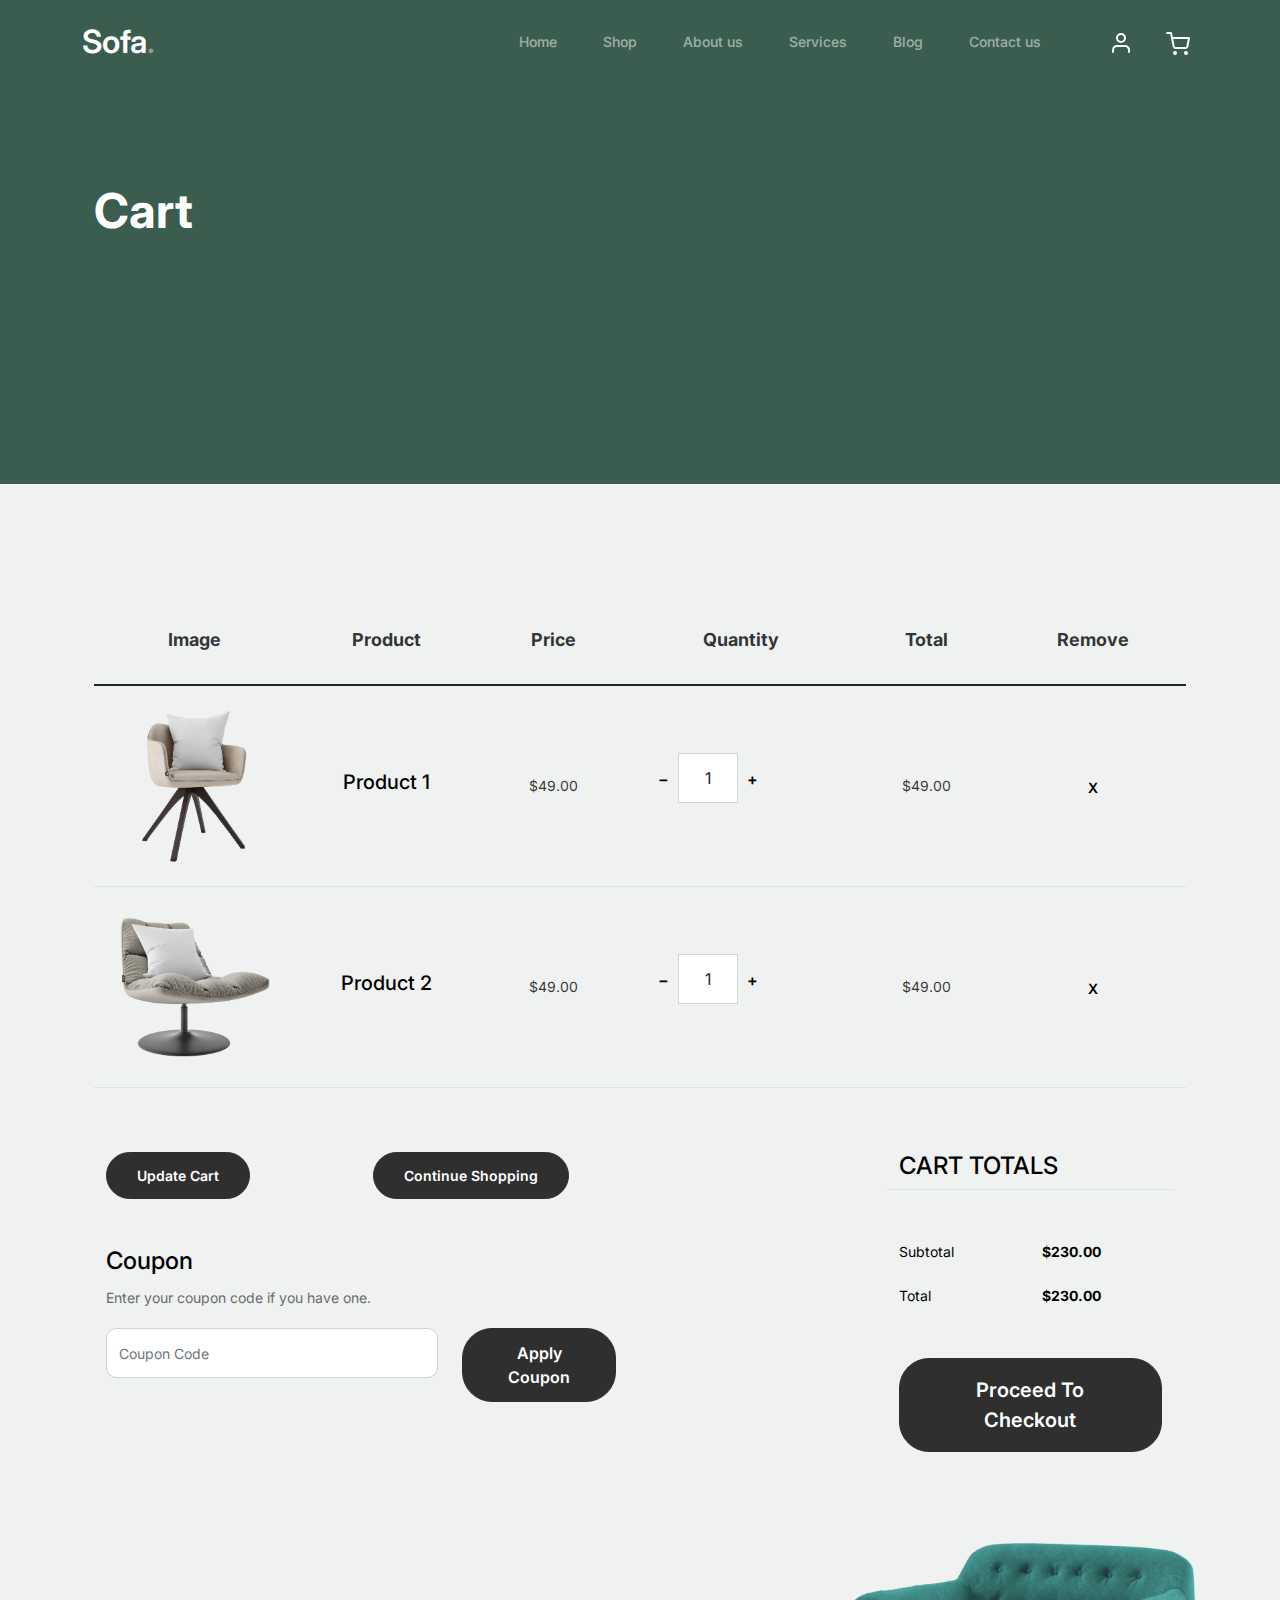
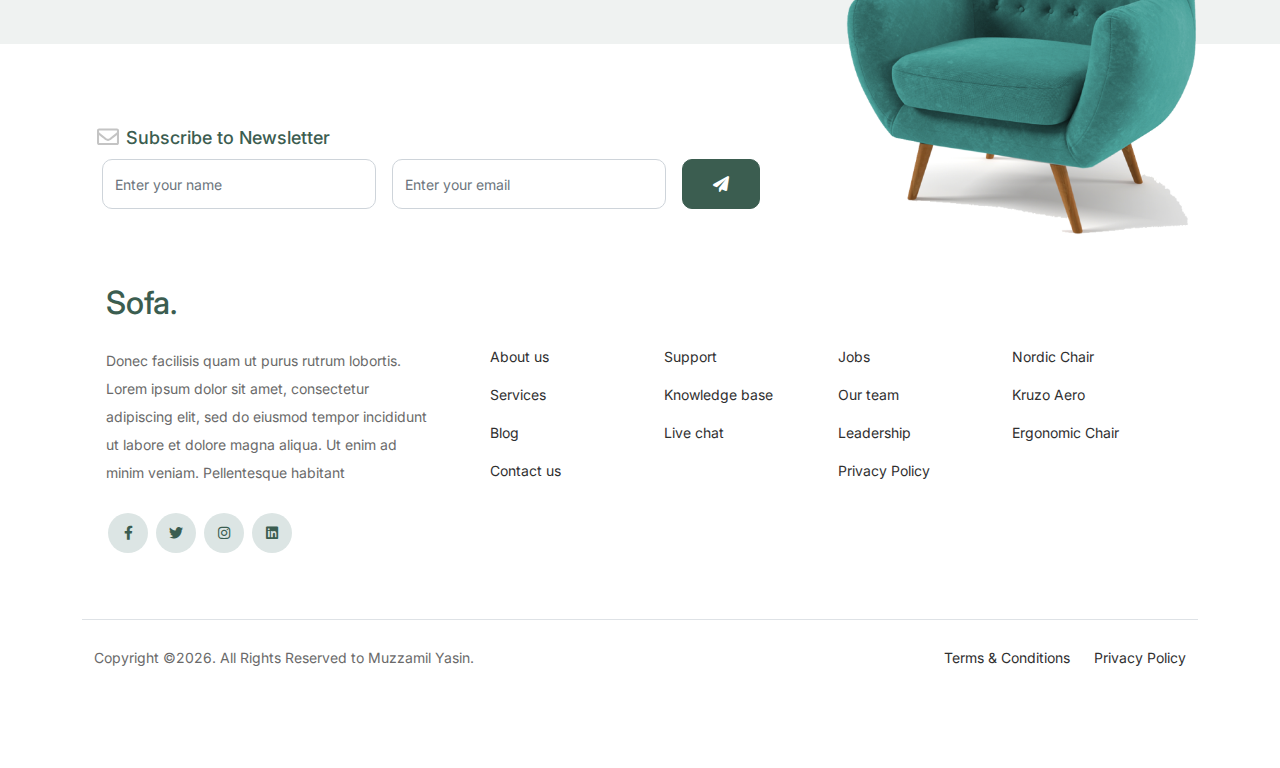
<file: cart.html>
<!doctype html>
<html lang="en">
<head>
  <meta charset="utf-8">
  <meta name="viewport" content="width=device-width, initial-scale=1, shrink-to-fit=no">
  <meta name="author" content="Muzzamil Yasin">
  <link rel="shortcut icon" href="favicon.png">

  <meta name="description" content="" />
  <meta name="keywords" content="bootstrap, bootstrap4" />

		<!-- Bootstrap CSS -->
		<link href="css/bootstrap.min.css" rel="stylesheet">
		<link href="https://cdnjs.cloudflare.com/ajax/libs/font-awesome/6.0.0-beta3/css/all.min.css" rel="stylesheet">
		<link href="css/tiny-slider.css" rel="stylesheet">
		<link href="css/style.css" rel="stylesheet">
		<title>Sofa </title>
	</head>

	<body>

		<!-- Start Header/Navigation -->
		<nav class="custom-navbar navbar navbar navbar-expand-md navbar-dark bg-dark" arial-label="Sofa navigation bar">

			<div class="container">
				<a class="navbar-brand" href="index.html">Sofa<span>.</span></a>

				<button class="navbar-toggler" type="button" data-bs-toggle="collapse" data-bs-target="#navbarsSofa" aria-controls="navbarsSofa" aria-expanded="false" aria-label="Toggle navigation">
					<span class="navbar-toggler-icon"></span>
				</button>

				<div class="collapse navbar-collapse" id="navbarsSofa">
					<ul class="custom-navbar-nav navbar-nav ms-auto mb-2 mb-md-0">
						<li class="nav-item ">
							<a class="nav-link" href="index.html">Home</a>
						</li>
						<li><a class="nav-link" href="shop.html">Shop</a></li>
						<li><a class="nav-link" href="about.html">About us</a></li>
						<li><a class="nav-link" href="services.html">Services</a></li>
						<li><a class="nav-link" href="blog.html">Blog</a></li>
						<li><a class="nav-link" href="contact.html">Contact us</a></li>
					</ul>

					<ul class="custom-navbar-cta navbar-nav mb-2 mb-md-0 ms-5">
						<li><a class="nav-link" href="#"><img src="images/user.svg"></a></li>
						<li><a class="nav-link" href="cart.html"><img src="images/cart.svg"></a></li>
					</ul>
				</div>
			</div>
				
		</nav>
		<!-- End Header/Navigation -->

		<!-- Start Hero Section -->
			<div class="hero">
				<div class="container">
					<div class="row justify-content-between">
						<div class="col-lg-5">
							<div class="intro-excerpt">
								<h1>Cart</h1>
							</div>
						</div>
						<div class="col-lg-7">
							
						</div>
					</div>
				</div>
			</div>
		<!-- End Hero Section -->

		

		<div class="untree_co-section before-footer-section">
            <div class="container">
              <div class="row mb-5">
                <form class="col-md-12" method="post">
                  <div class="site-blocks-table">
                    <table class="table">
                      <thead>
                        <tr>
                          <th class="product-thumbnail">Image</th>
                          <th class="product-name">Product</th>
                          <th class="product-price">Price</th>
                          <th class="product-quantity">Quantity</th>
                          <th class="product-total">Total</th>
                          <th class="product-remove">Remove</th>
                        </tr>
                      </thead>
                      <tbody>
                        <tr>
                          <td class="product-thumbnail">
                            <img src="images/product-1.png" alt="Image" class="img-fluid">
                          </td>
                          <td class="product-name">
                            <h2 class="h5 text-black">Product 1</h2>
                          </td>
                          <td>$49.00</td>
                          <td>
                            <div class="input-group mb-3 d-flex align-items-center quantity-container" style="max-width: 120px;">
                              <div class="input-group-prepend">
                                <button class="btn btn-outline-black decrease" type="button">&minus;</button>
                              </div>
                              <input type="text" class="form-control text-center quantity-amount" value="1" placeholder="" aria-label="Example text with button addon" aria-describedby="button-addon1">
                              <div class="input-group-append">
                                <button class="btn btn-outline-black increase" type="button">&plus;</button>
                              </div>
                            </div>
        
                          </td>
                          <td>$49.00</td>
                          <td><a href="#" class="btn btn-black btn-sm">X</a></td>
                        </tr>
        
                        <tr>
                          <td class="product-thumbnail">
                            <img src="images/product-2.png" alt="Image" class="img-fluid">
                          </td>
                          <td class="product-name">
                            <h2 class="h5 text-black">Product 2</h2>
                          </td>
                          <td>$49.00</td>
                          <td>
                            <div class="input-group mb-3 d-flex align-items-center quantity-container" style="max-width: 120px;">
                              <div class="input-group-prepend">
                                <button class="btn btn-outline-black decrease" type="button">&minus;</button>
                              </div>
                              <input type="text" class="form-control text-center quantity-amount" value="1" placeholder="" aria-label="Example text with button addon" aria-describedby="button-addon1">
                              <div class="input-group-append">
                                <button class="btn btn-outline-black increase" type="button">&plus;</button>
                              </div>
                            </div>
        
                          </td>
                          <td>$49.00</td>
                          <td><a href="#" class="btn btn-black btn-sm">X</a></td>
                        </tr>
                      </tbody>
                    </table>
                  </div>
                </form>
              </div>
        
              <div class="row">
                <div class="col-md-6">
                  <div class="row mb-5">
                    <div class="col-md-6 mb-3 mb-md-0">
                      <button class="btn btn-black btn-sm btn-block">Update Cart</button>
                    </div>
                    <div class="col-md-6">
                      <button class="btn btn-outline-black btn-sm btn-block">Continue Shopping</button>
                    </div>
                  </div>
                  <div class="row">
                    <div class="col-md-12">
                      <label class="text-black h4" for="coupon">Coupon</label>
                      <p>Enter your coupon code if you have one.</p>
                    </div>
                    <div class="col-md-8 mb-3 mb-md-0">
                      <input type="text" class="form-control py-3" id="coupon" placeholder="Coupon Code">
                    </div>
                    <div class="col-md-4">
                      <button class="btn btn-black">Apply Coupon</button>
                    </div>
                  </div>
                </div>
                <div class="col-md-6 pl-5">
                  <div class="row justify-content-end">
                    <div class="col-md-7">
                      <div class="row">
                        <div class="col-md-12 text-right border-bottom mb-5">
                          <h3 class="text-black h4 text-uppercase">Cart Totals</h3>
                        </div>
                      </div>
                      <div class="row mb-3">
                        <div class="col-md-6">
                          <span class="text-black">Subtotal</span>
                        </div>
                        <div class="col-md-6 text-right">
                          <strong class="text-black">$230.00</strong>
                        </div>
                      </div>
                      <div class="row mb-5">
                        <div class="col-md-6">
                          <span class="text-black">Total</span>
                        </div>
                        <div class="col-md-6 text-right">
                          <strong class="text-black">$230.00</strong>
                        </div>
                      </div>
        
                      <div class="row">
                        <div class="col-md-12">
                          <button class="btn btn-black btn-lg py-3 btn-block" onclick="window.location='checkout.html'">Proceed To Checkout</button>
                        </div>
                      </div>
                    </div>
                  </div>
                </div>
              </div>
            </div>
          </div>
		

		<!-- Start Footer Section -->
		<footer class="footer-section">
			<div class="container relative">

				<div class="sofa-img">
					<img src="images/sofa.png" alt="Image" class="img-fluid">
				</div>

				<div class="row">
					<div class="col-lg-8">
						<div class="subscription-form">
							<h3 class="d-flex align-items-center"><span class="me-1"><img src="images/envelope-outline.svg" alt="Image" class="img-fluid"></span><span>Subscribe to Newsletter</span></h3>

							<form action="#" class="row g-3">
								<div class="col-auto">
									<input type="text" class="form-control" placeholder="Enter your name">
								</div>
								<div class="col-auto">
									<input type="email" class="form-control" placeholder="Enter your email">
								</div>
								<div class="col-auto">
									<button class="btn btn-primary">
										<span class="fa fa-paper-plane"></span>
									</button>
								</div>
							</form>

						</div>
					</div>
				</div>

				<div class="row g-5 mb-5">
					<div class="col-lg-4">
						<div class="mb-4 footer-logo-wrap"><a href="#" class="footer-logo">Sofa<span>.</span></a></div>
						<p class="mb-4">Donec facilisis quam ut purus rutrum lobortis. Lorem ipsum dolor sit amet, consectetur adipiscing elit, sed do eiusmod tempor incididunt ut labore et dolore magna aliqua. Ut enim ad minim veniam. Pellentesque habitant</p>

						<ul class="list-unstyled custom-social">
							<li><a href="#"><span class="fa fa-brands fa-facebook-f"></span></a></li>
							<li><a href="#"><span class="fa fa-brands fa-twitter"></span></a></li>
							<li><a href="#"><span class="fa fa-brands fa-instagram"></span></a></li>
							<li><a href="#"><span class="fa fa-brands fa-linkedin"></span></a></li>
						</ul>
					</div>

					<div class="col-lg-8">
						<div class="row links-wrap">
							<div class="col-6 col-sm-6 col-md-3">
								<ul class="list-unstyled">
									<li><a href="#">About us</a></li>
									<li><a href="#">Services</a></li>
									<li><a href="#">Blog</a></li>
									<li><a href="#">Contact us</a></li>
								</ul>
							</div>

							<div class="col-6 col-sm-6 col-md-3">
								<ul class="list-unstyled">
									<li><a href="#">Support</a></li>
									<li><a href="#">Knowledge base</a></li>
									<li><a href="#">Live chat</a></li>
								</ul>
							</div>

							<div class="col-6 col-sm-6 col-md-3">
								<ul class="list-unstyled">
									<li><a href="#">Jobs</a></li>
									<li><a href="#">Our team</a></li>
									<li><a href="#">Leadership</a></li>
									<li><a href="#">Privacy Policy</a></li>
								</ul>
							</div>

							<div class="col-6 col-sm-6 col-md-3">
								<ul class="list-unstyled">
									<li><a href="#">Nordic Chair</a></li>
									<li><a href="#">Kruzo Aero</a></li>
									<li><a href="#">Ergonomic Chair</a></li>
								</ul>
							</div>
						</div>
					</div>

				</div>

				<div class="border-top copyright">
					<div class="row pt-4">
						<div class="col-lg-6">
							<p class="mb-2 text-center text-lg-start">Copyright &copy;<script>document.write(new Date().getFullYear());</script>. All Rights Reserved to Muzzamil Yasin.  <!-- License information: https://Muzzamil Yasin/license/ -->
            </p>
						</div>

						<div class="col-lg-6 text-center text-lg-end">
							<ul class="list-unstyled d-inline-flex ms-auto">
								<li class="me-4"><a href="#">Terms &amp; Conditions</a></li>
								<li><a href="#">Privacy Policy</a></li>
							</ul>
						</div>

					</div>
				</div>

			</div>
		</footer>
		<!-- End Footer Section -->	


		<script src="js/bootstrap.bundle.min.js"></script>
		<script src="js/tiny-slider.js"></script>
		<script src="js/custom.js"></script>
	</body>

</html>
</file>
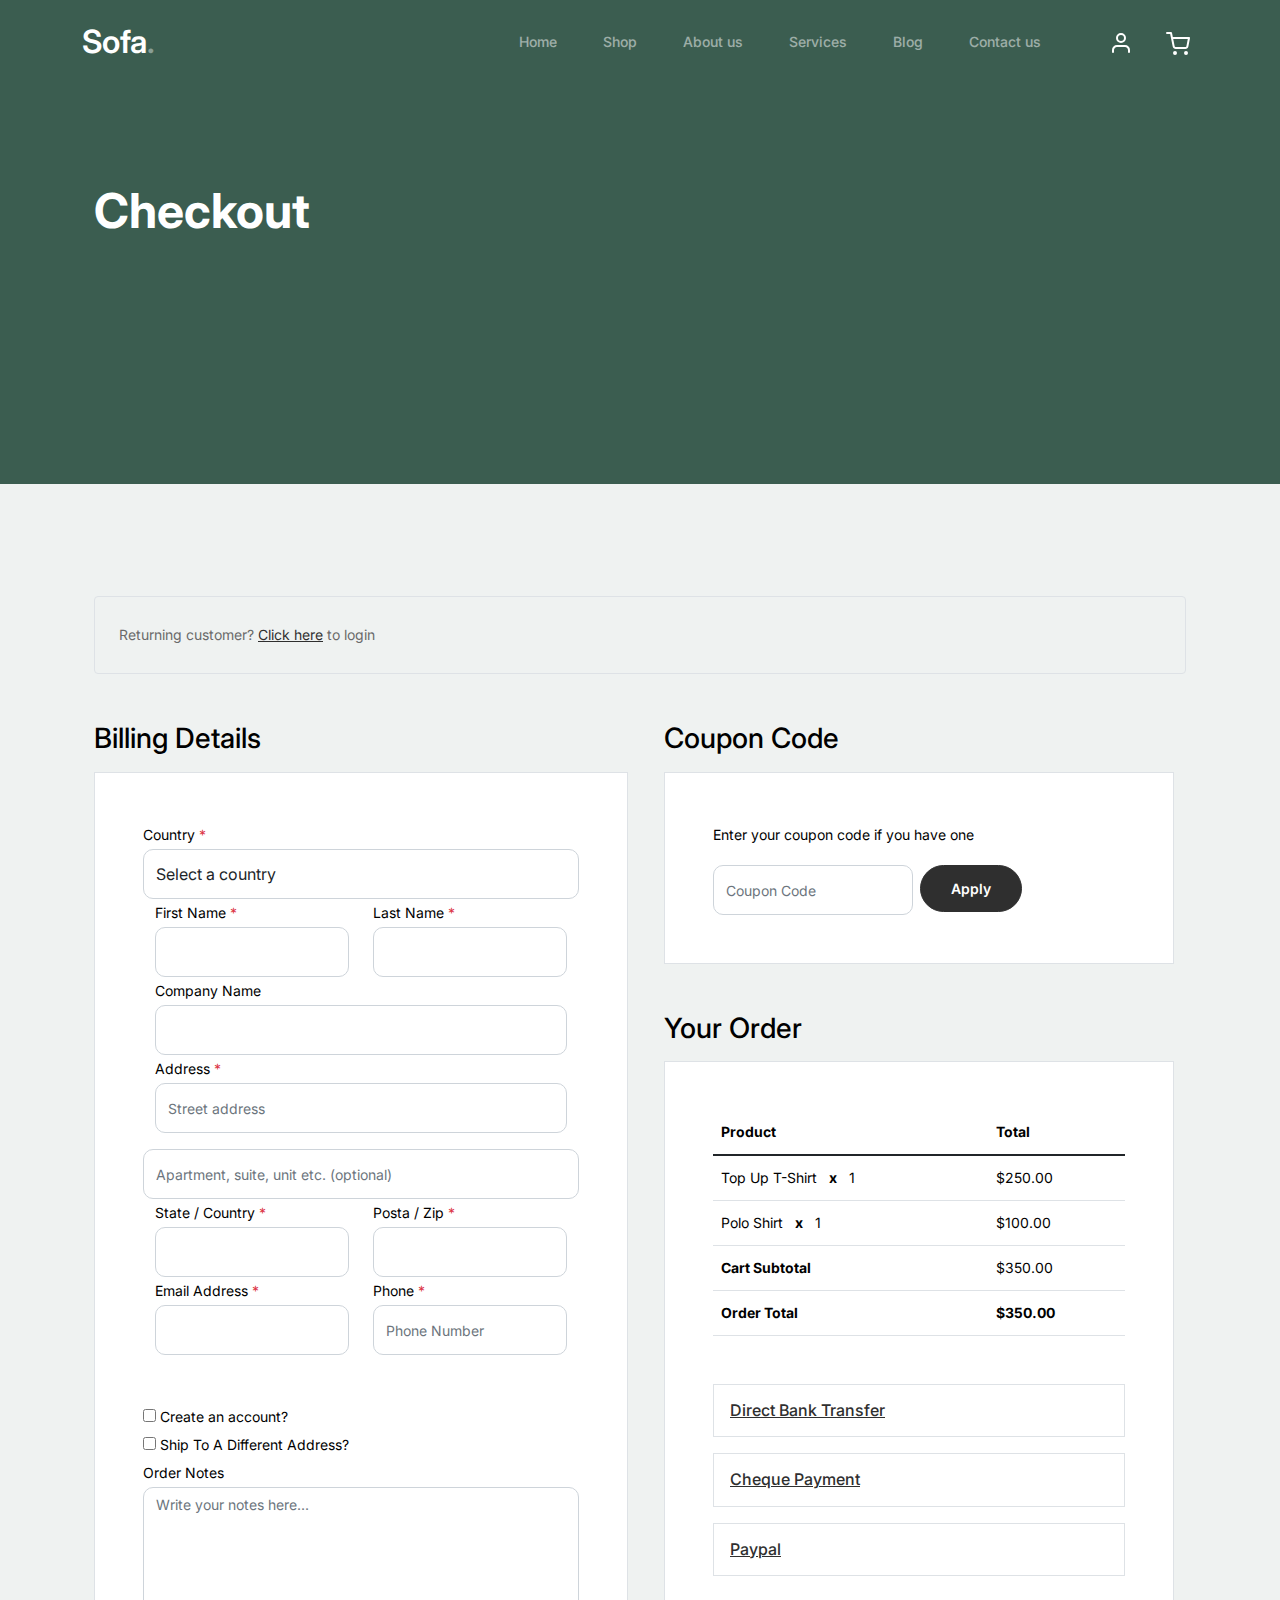
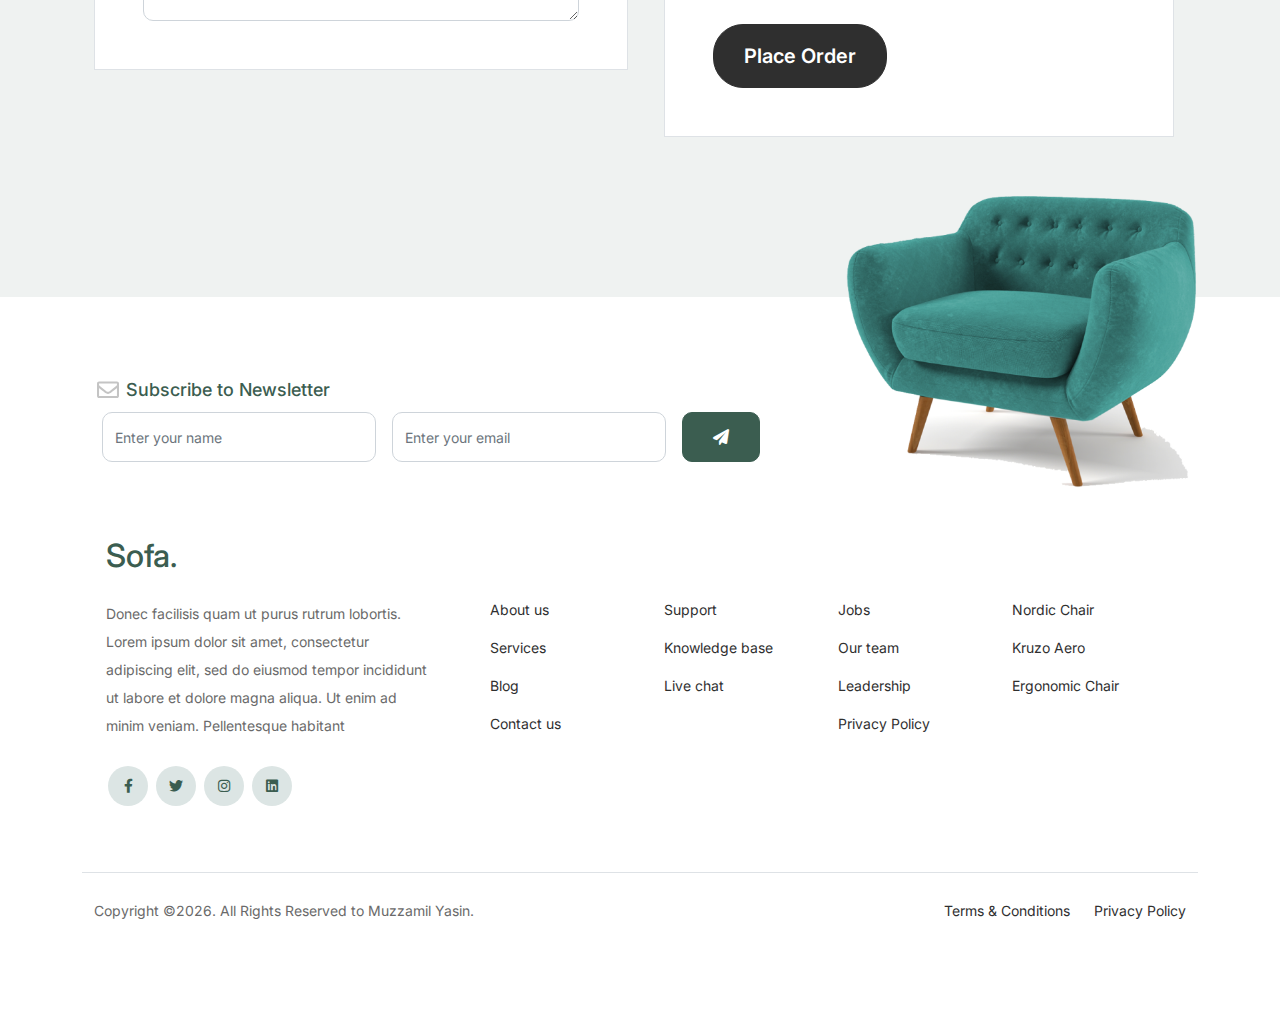
<file: checkout.html>
<!doctype html>
<html lang="en">
<head>
  <meta charset="utf-8">
  <meta name="viewport" content="width=device-width, initial-scale=1, shrink-to-fit=no">
  <meta name="author" content="Muzzamil Yasin">
  <link rel="shortcut icon" href="favicon.png">

  <meta name="description" content="" />
  <meta name="keywords" content="bootstrap, bootstrap4" />

		<!-- Bootstrap CSS -->
		<link href="css/bootstrap.min.css" rel="stylesheet">
		<link href="https://cdnjs.cloudflare.com/ajax/libs/font-awesome/6.0.0-beta3/css/all.min.css" rel="stylesheet">
		<link href="css/tiny-slider.css" rel="stylesheet">
		<link href="css/style.css" rel="stylesheet">
		<title>Sofa </title>
	</head>

	<body>

		<!-- Start Header/Navigation -->
		<nav class="custom-navbar navbar navbar navbar-expand-md navbar-dark bg-dark" arial-label="Sofa navigation bar">

			<div class="container">
				<a class="navbar-brand" href="index.html">Sofa<span>.</span></a>

				<button class="navbar-toggler" type="button" data-bs-toggle="collapse" data-bs-target="#navbarsSofa" aria-controls="navbarsSofa" aria-expanded="false" aria-label="Toggle navigation">
					<span class="navbar-toggler-icon"></span>
				</button>

				<div class="collapse navbar-collapse" id="navbarsSofa">
					<ul class="custom-navbar-nav navbar-nav ms-auto mb-2 mb-md-0">
						<li class="nav-item ">
							<a class="nav-link" href="index.html">Home</a>
						</li>
						<li><a class="nav-link" href="shop.html">Shop</a></li>
						<li><a class="nav-link" href="about.html">About us</a></li>
						<li><a class="nav-link" href="services.html">Services</a></li>
						<li><a class="nav-link" href="blog.html">Blog</a></li>
						<li><a class="nav-link" href="contact.html">Contact us</a></li>
					</ul>

					<ul class="custom-navbar-cta navbar-nav mb-2 mb-md-0 ms-5">
						<li><a class="nav-link" href="#"><img src="images/user.svg"></a></li>
						<li><a class="nav-link" href="cart.html"><img src="images/cart.svg"></a></li>
					</ul>
				</div>
			</div>
				
		</nav>
		<!-- End Header/Navigation -->

		<!-- Start Hero Section -->
			<div class="hero">
				<div class="container">
					<div class="row justify-content-between">
						<div class="col-lg-5">
							<div class="intro-excerpt">
								<h1>Checkout</h1>
							</div>
						</div>
						<div class="col-lg-7">
							
						</div>
					</div>
				</div>
			</div>
		<!-- End Hero Section -->

		<div class="untree_co-section">
		    <div class="container">
		      <div class="row mb-5">
		        <div class="col-md-12">
		          <div class="border p-4 rounded" role="alert">
		            Returning customer? <a href="#">Click here</a> to login
		          </div>
		        </div>
		      </div>
		      <div class="row">
		        <div class="col-md-6 mb-5 mb-md-0">
		          <h2 class="h3 mb-3 text-black">Billing Details</h2>
		          <div class="p-3 p-lg-5 border bg-white">
		            <div class="form-group">
		              <label for="c_country" class="text-black">Country <span class="text-danger">*</span></label>
		              <select id="c_country" class="form-control">
		                <option value="1">Select a country</option>    
		                <option value="2">bangladesh</option>    
		                <option value="3">Algeria</option>    
		                <option value="4">Afghanistan</option>    
		                <option value="5">Ghana</option>    
		                <option value="6">Albania</option>    
		                <option value="7">Bahrain</option>    
		                <option value="8">Colombia</option>    
		                <option value="9">Dominican Republic</option>    
		              </select>
		            </div>
		            <div class="form-group row">
		              <div class="col-md-6">
		                <label for="c_fname" class="text-black">First Name <span class="text-danger">*</span></label>
		                <input type="text" class="form-control" id="c_fname" name="c_fname">
		              </div>
		              <div class="col-md-6">
		                <label for="c_lname" class="text-black">Last Name <span class="text-danger">*</span></label>
		                <input type="text" class="form-control" id="c_lname" name="c_lname">
		              </div>
		            </div>

		            <div class="form-group row">
		              <div class="col-md-12">
		                <label for="c_companyname" class="text-black">Company Name </label>
		                <input type="text" class="form-control" id="c_companyname" name="c_companyname">
		              </div>
		            </div>

		            <div class="form-group row">
		              <div class="col-md-12">
		                <label for="c_address" class="text-black">Address <span class="text-danger">*</span></label>
		                <input type="text" class="form-control" id="c_address" name="c_address" placeholder="Street address">
		              </div>
		            </div>

		            <div class="form-group mt-3">
		              <input type="text" class="form-control" placeholder="Apartment, suite, unit etc. (optional)">
		            </div>

		            <div class="form-group row">
		              <div class="col-md-6">
		                <label for="c_state_country" class="text-black">State / Country <span class="text-danger">*</span></label>
		                <input type="text" class="form-control" id="c_state_country" name="c_state_country">
		              </div>
		              <div class="col-md-6">
		                <label for="c_postal_zip" class="text-black">Posta / Zip <span class="text-danger">*</span></label>
		                <input type="text" class="form-control" id="c_postal_zip" name="c_postal_zip">
		              </div>
		            </div>

		            <div class="form-group row mb-5">
		              <div class="col-md-6">
		                <label for="c_email_address" class="text-black">Email Address <span class="text-danger">*</span></label>
		                <input type="text" class="form-control" id="c_email_address" name="c_email_address">
		              </div>
		              <div class="col-md-6">
		                <label for="c_phone" class="text-black">Phone <span class="text-danger">*</span></label>
		                <input type="text" class="form-control" id="c_phone" name="c_phone" placeholder="Phone Number">
		              </div>
		            </div>

		            <div class="form-group">
		              <label for="c_create_account" class="text-black" data-bs-toggle="collapse" href="#create_an_account" role="button" aria-expanded="false" aria-controls="create_an_account"><input type="checkbox" value="1" id="c_create_account"> Create an account?</label>
		              <div class="collapse" id="create_an_account">
		                <div class="py-2 mb-4">
		                  <p class="mb-3">Create an account by entering the information below. If you are a returning customer please login at the top of the page.</p>
		                  <div class="form-group">
		                    <label for="c_account_password" class="text-black">Account Password</label>
		                    <input type="email" class="form-control" id="c_account_password" name="c_account_password" placeholder="">
		                  </div>
		                </div>
		              </div>
		            </div>


		            <div class="form-group">
		              <label for="c_ship_different_address" class="text-black" data-bs-toggle="collapse" href="#ship_different_address" role="button" aria-expanded="false" aria-controls="ship_different_address"><input type="checkbox" value="1" id="c_ship_different_address"> Ship To A Different Address?</label>
		              <div class="collapse" id="ship_different_address">
		                <div class="py-2">

		                  <div class="form-group">
		                    <label for="c_diff_country" class="text-black">Country <span class="text-danger">*</span></label>
		                    <select id="c_diff_country" class="form-control">
		                      <option value="1">Select a country</option>    
		                      <option value="2">bangladesh</option>    
		                      <option value="3">Algeria</option>    
		                      <option value="4">Afghanistan</option>    
		                      <option value="5">Ghana</option>    
		                      <option value="6">Albania</option>    
		                      <option value="7">Bahrain</option>    
		                      <option value="8">Colombia</option>    
		                      <option value="9">Dominican Republic</option>    
		                    </select>
		                  </div>


		                  <div class="form-group row">
		                    <div class="col-md-6">
		                      <label for="c_diff_fname" class="text-black">First Name <span class="text-danger">*</span></label>
		                      <input type="text" class="form-control" id="c_diff_fname" name="c_diff_fname">
		                    </div>
		                    <div class="col-md-6">
		                      <label for="c_diff_lname" class="text-black">Last Name <span class="text-danger">*</span></label>
		                      <input type="text" class="form-control" id="c_diff_lname" name="c_diff_lname">
		                    </div>
		                  </div>

		                  <div class="form-group row">
		                    <div class="col-md-12">
		                      <label for="c_diff_companyname" class="text-black">Company Name </label>
		                      <input type="text" class="form-control" id="c_diff_companyname" name="c_diff_companyname">
		                    </div>
		                  </div>

		                  <div class="form-group row  mb-3">
		                    <div class="col-md-12">
		                      <label for="c_diff_address" class="text-black">Address <span class="text-danger">*</span></label>
		                      <input type="text" class="form-control" id="c_diff_address" name="c_diff_address" placeholder="Street address">
		                    </div>
		                  </div>

		                  <div class="form-group">
		                    <input type="text" class="form-control" placeholder="Apartment, suite, unit etc. (optional)">
		                  </div>

		                  <div class="form-group row">
		                    <div class="col-md-6">
		                      <label for="c_diff_state_country" class="text-black">State / Country <span class="text-danger">*</span></label>
		                      <input type="text" class="form-control" id="c_diff_state_country" name="c_diff_state_country">
		                    </div>
		                    <div class="col-md-6">
		                      <label for="c_diff_postal_zip" class="text-black">Posta / Zip <span class="text-danger">*</span></label>
		                      <input type="text" class="form-control" id="c_diff_postal_zip" name="c_diff_postal_zip">
		                    </div>
		                  </div>

		                  <div class="form-group row mb-5">
		                    <div class="col-md-6">
		                      <label for="c_diff_email_address" class="text-black">Email Address <span class="text-danger">*</span></label>
		                      <input type="text" class="form-control" id="c_diff_email_address" name="c_diff_email_address">
		                    </div>
		                    <div class="col-md-6">
		                      <label for="c_diff_phone" class="text-black">Phone <span class="text-danger">*</span></label>
		                      <input type="text" class="form-control" id="c_diff_phone" name="c_diff_phone" placeholder="Phone Number">
		                    </div>
		                  </div>

		                </div>

		              </div>
		            </div>

		            <div class="form-group">
		              <label for="c_order_notes" class="text-black">Order Notes</label>
		              <textarea name="c_order_notes" id="c_order_notes" cols="30" rows="5" class="form-control" placeholder="Write your notes here..."></textarea>
		            </div>

		          </div>
		        </div>
		        <div class="col-md-6">

		          <div class="row mb-5">
		            <div class="col-md-12">
		              <h2 class="h3 mb-3 text-black">Coupon Code</h2>
		              <div class="p-3 p-lg-5 border bg-white">

		                <label for="c_code" class="text-black mb-3">Enter your coupon code if you have one</label>
		                <div class="input-group w-75 couponcode-wrap">
		                  <input type="text" class="form-control me-2" id="c_code" placeholder="Coupon Code" aria-label="Coupon Code" aria-describedby="button-addon2">
		                  <div class="input-group-append">
		                    <button class="btn btn-black btn-sm" type="button" id="button-addon2">Apply</button>
		                  </div>
		                </div>

		              </div>
		            </div>
		          </div>

		          <div class="row mb-5">
		            <div class="col-md-12">
		              <h2 class="h3 mb-3 text-black">Your Order</h2>
		              <div class="p-3 p-lg-5 border bg-white">
		                <table class="table site-block-order-table mb-5">
		                  <thead>
		                    <th>Product</th>
		                    <th>Total</th>
		                  </thead>
		                  <tbody>
		                    <tr>
		                      <td>Top Up T-Shirt <strong class="mx-2">x</strong> 1</td>
		                      <td>$250.00</td>
		                    </tr>
		                    <tr>
		                      <td>Polo Shirt <strong class="mx-2">x</strong>   1</td>
		                      <td>$100.00</td>
		                    </tr>
		                    <tr>
		                      <td class="text-black font-weight-bold"><strong>Cart Subtotal</strong></td>
		                      <td class="text-black">$350.00</td>
		                    </tr>
		                    <tr>
		                      <td class="text-black font-weight-bold"><strong>Order Total</strong></td>
		                      <td class="text-black font-weight-bold"><strong>$350.00</strong></td>
		                    </tr>
		                  </tbody>
		                </table>

		                <div class="border p-3 mb-3">
		                  <h3 class="h6 mb-0"><a class="d-block" data-bs-toggle="collapse" href="#collapsebank" role="button" aria-expanded="false" aria-controls="collapsebank">Direct Bank Transfer</a></h3>

		                  <div class="collapse" id="collapsebank">
		                    <div class="py-2">
		                      <p class="mb-0">Make your payment directly into our bank account. Please use your Order ID as the payment reference. Your order won’t be shipped until the funds have cleared in our account.</p>
		                    </div>
		                  </div>
		                </div>

		                <div class="border p-3 mb-3">
		                  <h3 class="h6 mb-0"><a class="d-block" data-bs-toggle="collapse" href="#collapsecheque" role="button" aria-expanded="false" aria-controls="collapsecheque">Cheque Payment</a></h3>

		                  <div class="collapse" id="collapsecheque">
		                    <div class="py-2">
		                      <p class="mb-0">Make your payment directly into our bank account. Please use your Order ID as the payment reference. Your order won’t be shipped until the funds have cleared in our account.</p>
		                    </div>
		                  </div>
		                </div>

		                <div class="border p-3 mb-5">
		                  <h3 class="h6 mb-0"><a class="d-block" data-bs-toggle="collapse" href="#collapsepaypal" role="button" aria-expanded="false" aria-controls="collapsepaypal">Paypal</a></h3>

		                  <div class="collapse" id="collapsepaypal">
		                    <div class="py-2">
		                      <p class="mb-0">Make your payment directly into our bank account. Please use your Order ID as the payment reference. Your order won’t be shipped until the funds have cleared in our account.</p>
		                    </div>
		                  </div>
		                </div>

		                <div class="form-group">
		                  <button class="btn btn-black btn-lg py-3 btn-block" onclick="window.location='thankyou.html'">Place Order</button>
		                </div>

		              </div>
		            </div>
		          </div>

		        </div>
		      </div>
		      <!-- </form> -->
		    </div>
		  </div>

		<!-- Start Footer Section -->
		<footer class="footer-section">
			<div class="container relative">

				<div class="sofa-img">
					<img src="images/sofa.png" alt="Image" class="img-fluid">
				</div>

				<div class="row">
					<div class="col-lg-8">
						<div class="subscription-form">
							<h3 class="d-flex align-items-center"><span class="me-1"><img src="images/envelope-outline.svg" alt="Image" class="img-fluid"></span><span>Subscribe to Newsletter</span></h3>

							<form action="#" class="row g-3">
								<div class="col-auto">
									<input type="text" class="form-control" placeholder="Enter your name">
								</div>
								<div class="col-auto">
									<input type="email" class="form-control" placeholder="Enter your email">
								</div>
								<div class="col-auto">
									<button class="btn btn-primary">
										<span class="fa fa-paper-plane"></span>
									</button>
								</div>
							</form>

						</div>
					</div>
				</div>

				<div class="row g-5 mb-5">
					<div class="col-lg-4">
						<div class="mb-4 footer-logo-wrap"><a href="#" class="footer-logo">Sofa<span>.</span></a></div>
						<p class="mb-4">Donec facilisis quam ut purus rutrum lobortis. Lorem ipsum dolor sit amet, consectetur adipiscing elit, sed do eiusmod tempor incididunt ut labore et dolore magna aliqua. Ut enim ad minim veniam. Pellentesque habitant</p>

						<ul class="list-unstyled custom-social">
							<li><a href="#"><span class="fa fa-brands fa-facebook-f"></span></a></li>
							<li><a href="#"><span class="fa fa-brands fa-twitter"></span></a></li>
							<li><a href="#"><span class="fa fa-brands fa-instagram"></span></a></li>
							<li><a href="#"><span class="fa fa-brands fa-linkedin"></span></a></li>
						</ul>
					</div>

					<div class="col-lg-8">
						<div class="row links-wrap">
							<div class="col-6 col-sm-6 col-md-3">
								<ul class="list-unstyled">
									<li><a href="#">About us</a></li>
									<li><a href="#">Services</a></li>
									<li><a href="#">Blog</a></li>
									<li><a href="#">Contact us</a></li>
								</ul>
							</div>

							<div class="col-6 col-sm-6 col-md-3">
								<ul class="list-unstyled">
									<li><a href="#">Support</a></li>
									<li><a href="#">Knowledge base</a></li>
									<li><a href="#">Live chat</a></li>
								</ul>
							</div>

							<div class="col-6 col-sm-6 col-md-3">
								<ul class="list-unstyled">
									<li><a href="#">Jobs</a></li>
									<li><a href="#">Our team</a></li>
									<li><a href="#">Leadership</a></li>
									<li><a href="#">Privacy Policy</a></li>
								</ul>
							</div>

							<div class="col-6 col-sm-6 col-md-3">
								<ul class="list-unstyled">
									<li><a href="#">Nordic Chair</a></li>
									<li><a href="#">Kruzo Aero</a></li>
									<li><a href="#">Ergonomic Chair</a></li>
								</ul>
							</div>
						</div>
					</div>

				</div>

				<div class="border-top copyright">
					<div class="row pt-4">
						<div class="col-lg-6">
							<p class="mb-2 text-center text-lg-start">Copyright &copy;<script>document.write(new Date().getFullYear());</script>. All Rights Reserved to Muzzamil Yasin.  <!-- License information: https://Muzzamil Yasin/license/ -->
            </p>
						</div>

						<div class="col-lg-6 text-center text-lg-end">
							<ul class="list-unstyled d-inline-flex ms-auto">
								<li class="me-4"><a href="#">Terms &amp; Conditions</a></li>
								<li><a href="#">Privacy Policy</a></li>
							</ul>
						</div>

					</div>
				</div>

			</div>
		</footer>
		<!-- End Footer Section -->	


		<script src="js/bootstrap.bundle.min.js"></script>
		<script src="js/tiny-slider.js"></script>
		<script src="js/custom.js"></script>
	</body>

</html>
</file>
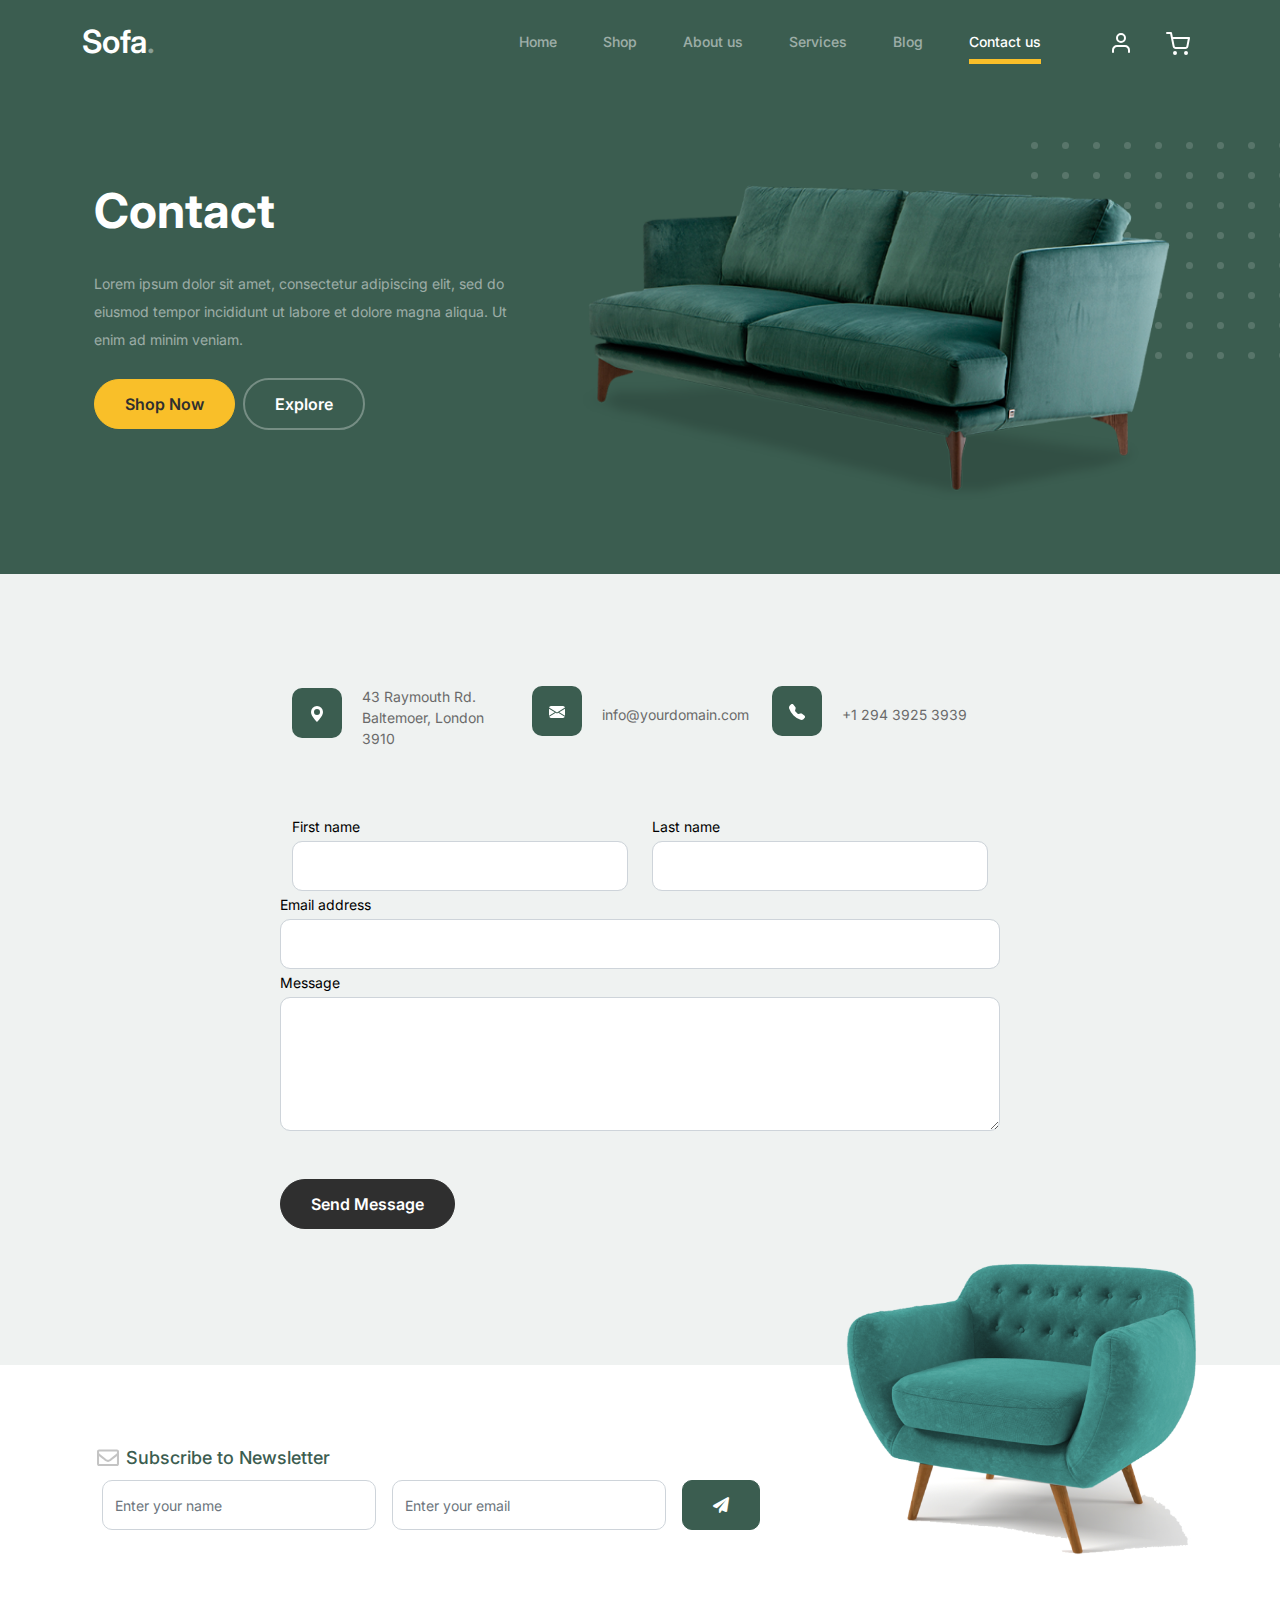
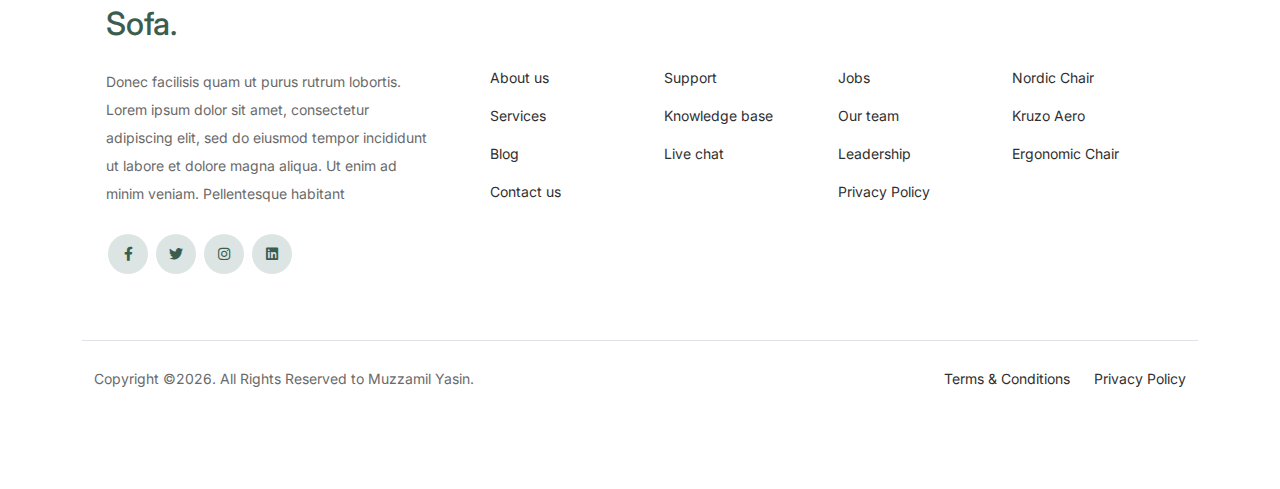
<file: contact.html>
<!doctype html>
<html lang="en">
<head>
  <meta charset="utf-8">
  <meta name="viewport" content="width=device-width, initial-scale=1, shrink-to-fit=no">
  <meta name="author" content="Muzzamil Yasin">
  <link rel="shortcut icon" href="favicon.png">

  <meta name="description" content="" />
  <meta name="keywords" content="bootstrap, bootstrap4" />

		<!-- Bootstrap CSS -->
		<link href="css/bootstrap.min.css" rel="stylesheet">
		<link href="https://cdnjs.cloudflare.com/ajax/libs/font-awesome/6.0.0-beta3/css/all.min.css" rel="stylesheet">
		<link href="css/tiny-slider.css" rel="stylesheet">
		<link href="css/style.css" rel="stylesheet">
		<title>Sofa </title>
	</head>

	<body>

		<!-- Start Header/Navigation -->
		<nav class="custom-navbar navbar navbar navbar-expand-md navbar-dark bg-dark" arial-label="Sofa navigation bar">

			<div class="container">
				<a class="navbar-brand" href="index.html">Sofa<span>.</span></a>

				<button class="navbar-toggler" type="button" data-bs-toggle="collapse" data-bs-target="#navbarsSofa" aria-controls="navbarsSofa" aria-expanded="false" aria-label="Toggle navigation">
					<span class="navbar-toggler-icon"></span>
				</button>

				<div class="collapse navbar-collapse" id="navbarsSofa">
					<ul class="custom-navbar-nav navbar-nav ms-auto mb-2 mb-md-0">
						<li class="nav-item">
							<a class="nav-link" href="index.html">Home</a>
						</li>
						<li><a class="nav-link" href="shop.html">Shop</a></li>
						<li><a class="nav-link" href="about.html">About us</a></li>
						<li><a class="nav-link" href="services.html">Services</a></li>
						<li><a class="nav-link" href="blog.html">Blog</a></li>
						<li class="active"><a class="nav-link" href="contact.html">Contact us</a></li>
					</ul>

					<ul class="custom-navbar-cta navbar-nav mb-2 mb-md-0 ms-5">
						<li><a class="nav-link" href="#"><img src="images/user.svg"></a></li>
						<li><a class="nav-link" href="cart.html"><img src="images/cart.svg"></a></li>
					</ul>
				</div>
			</div>
				
		</nav>
		<!-- End Header/Navigation -->

		<!-- Start Hero Section -->
			<div class="hero">
				<div class="container">
					<div class="row justify-content-between">
						<div class="col-lg-5">
							<div class="intro-excerpt">
								<h1>Contact</h1>
								<p class="mb-4">Lorem ipsum dolor sit amet, consectetur adipiscing elit, sed do eiusmod tempor incididunt ut labore et dolore magna aliqua. Ut enim ad minim veniam.</p>
								<p><a href="shop.html" class="btn btn-secondary me-2">Shop Now</a><a href="services.html" class="btn btn-white-outline">Explore</a></p>
							</div>
						</div>
						<div class="col-lg-7">
							<div class="hero-img-wrap">
								<img src="images/couch.png" class="img-fluid">
							</div>
						</div>
					</div>
				</div>
			</div>
		<!-- End Hero Section -->

		
		<!-- Start Contact Form -->
		<div class="untree_co-section">
      <div class="container">

        <div class="block">
          <div class="row justify-content-center">


            <div class="col-md-8 col-lg-8 pb-4">


              <div class="row mb-5">
                <div class="col-lg-4">
                  <div  class="service no-shadow align-items-center link horizontal d-flex active" data-aos="fade-left" data-aos-delay="0">
                    <div class="service-icon color-1 mb-4">
                      <svg xmlns="http://www.w3.org/2000/svg" width="16" height="16" fill="currentColor" class="bi bi-geo-alt-fill" viewBox="0 0 16 16">
                        <path d="M8 16s6-5.686 6-10A6 6 0 0 0 2 6c0 4.314 6 10 6 10zm0-7a3 3 0 1 1 0-6 3 3 0 0 1 0 6z"/>
                      </svg>
                    </div> <!-- /.icon -->
                    <div class="service-contents">
                      <p>43 Raymouth Rd. Baltemoer, London 3910</p>
                    </div> <!-- /.service-contents-->
                  </div> <!-- /.service -->
                </div>

                <div class="col-lg-4">
                  <div  class="service no-shadow align-items-center link horizontal d-flex active" data-aos="fade-left" data-aos-delay="0">
                    <div class="service-icon color-1 mb-4">
                      <svg xmlns="http://www.w3.org/2000/svg" width="16" height="16" fill="currentColor" class="bi bi-envelope-fill" viewBox="0 0 16 16">
                        <path d="M.05 3.555A2 2 0 0 1 2 2h12a2 2 0 0 1 1.95 1.555L8 8.414.05 3.555zM0 4.697v7.104l5.803-3.558L0 4.697zM6.761 8.83l-6.57 4.027A2 2 0 0 0 2 14h12a2 2 0 0 0 1.808-1.144l-6.57-4.027L8 9.586l-1.239-.757zm3.436-.586L16 11.801V4.697l-5.803 3.546z"/>
                      </svg>
                    </div> <!-- /.icon -->
                    <div class="service-contents">
                      <p>info@yourdomain.com</p>
                    </div> <!-- /.service-contents-->
                  </div> <!-- /.service -->
                </div>

                <div class="col-lg-4">
                  <div  class="service no-shadow align-items-center link horizontal d-flex active" data-aos="fade-left" data-aos-delay="0">
                    <div class="service-icon color-1 mb-4">
                      <svg xmlns="http://www.w3.org/2000/svg" width="16" height="16" fill="currentColor" class="bi bi-telephone-fill" viewBox="0 0 16 16">
                        <path fill-rule="evenodd" d="M1.885.511a1.745 1.745 0 0 1 2.61.163L6.29 2.98c.329.423.445.974.315 1.494l-.547 2.19a.678.678 0 0 0 .178.643l2.457 2.457a.678.678 0 0 0 .644.178l2.189-.547a1.745 1.745 0 0 1 1.494.315l2.306 1.794c.829.645.905 1.87.163 2.611l-1.034 1.034c-.74.74-1.846 1.065-2.877.702a18.634 18.634 0 0 1-7.01-4.42 18.634 18.634 0 0 1-4.42-7.009c-.362-1.03-.037-2.137.703-2.877L1.885.511z"/>
                      </svg>
                    </div> <!-- /.icon -->
                    <div class="service-contents">
                      <p>+1 294 3925 3939</p>
                    </div> <!-- /.service-contents-->
                  </div> <!-- /.service -->
                </div>
              </div>

              <form>
                <div class="row">
                  <div class="col-6">
                    <div class="form-group">
                      <label class="text-black" for="fname">First name</label>
                      <input type="text" class="form-control" id="fname">
                    </div>
                  </div>
                  <div class="col-6">
                    <div class="form-group">
                      <label class="text-black" for="lname">Last name</label>
                      <input type="text" class="form-control" id="lname">
                    </div>
                  </div>
                </div>
                <div class="form-group">
                  <label class="text-black" for="email">Email address</label>
                  <input type="email" class="form-control" id="email">
                </div>

                <div class="form-group mb-5">
                  <label class="text-black" for="message">Message</label>
                  <textarea name="" class="form-control" id="message" cols="30" rows="5"></textarea>
                </div>

                <button type="submit" class="btn btn-primary-hover-outline">Send Message</button>
              </form>

            </div>

          </div>

        </div>

      </div>


    </div>
  </div>

  <!-- End Contact Form -->

		

		<!-- Start Footer Section -->
		<footer class="footer-section">
			<div class="container relative">

				<div class="sofa-img">
					<img src="images/sofa.png" alt="Image" class="img-fluid">
				</div>

				<div class="row">
					<div class="col-lg-8">
						<div class="subscription-form">
							<h3 class="d-flex align-items-center"><span class="me-1"><img src="images/envelope-outline.svg" alt="Image" class="img-fluid"></span><span>Subscribe to Newsletter</span></h3>

							<form action="#" class="row g-3">
								<div class="col-auto">
									<input type="text" class="form-control" placeholder="Enter your name">
								</div>
								<div class="col-auto">
									<input type="email" class="form-control" placeholder="Enter your email">
								</div>
								<div class="col-auto">
									<button class="btn btn-primary">
										<span class="fa fa-paper-plane"></span>
									</button>
								</div>
							</form>

						</div>
					</div>
				</div>

				<div class="row g-5 mb-5">
					<div class="col-lg-4">
						<div class="mb-4 footer-logo-wrap"><a href="#" class="footer-logo">Sofa<span>.</span></a></div>
						<p class="mb-4">Donec facilisis quam ut purus rutrum lobortis. Lorem ipsum dolor sit amet, consectetur adipiscing elit, sed do eiusmod tempor incididunt ut labore et dolore magna aliqua. Ut enim ad minim veniam. Pellentesque habitant</p>

						<ul class="list-unstyled custom-social">
							<li><a href="#"><span class="fa fa-brands fa-facebook-f"></span></a></li>
							<li><a href="#"><span class="fa fa-brands fa-twitter"></span></a></li>
							<li><a href="#"><span class="fa fa-brands fa-instagram"></span></a></li>
							<li><a href="#"><span class="fa fa-brands fa-linkedin"></span></a></li>
						</ul>
					</div>

					<div class="col-lg-8">
						<div class="row links-wrap">
							<div class="col-6 col-sm-6 col-md-3">
								<ul class="list-unstyled">
									<li><a href="#">About us</a></li>
									<li><a href="#">Services</a></li>
									<li><a href="#">Blog</a></li>
									<li><a href="#">Contact us</a></li>
								</ul>
							</div>

							<div class="col-6 col-sm-6 col-md-3">
								<ul class="list-unstyled">
									<li><a href="#">Support</a></li>
									<li><a href="#">Knowledge base</a></li>
									<li><a href="#">Live chat</a></li>
								</ul>
							</div>

							<div class="col-6 col-sm-6 col-md-3">
								<ul class="list-unstyled">
									<li><a href="#">Jobs</a></li>
									<li><a href="#">Our team</a></li>
									<li><a href="#">Leadership</a></li>
									<li><a href="#">Privacy Policy</a></li>
								</ul>
							</div>

							<div class="col-6 col-sm-6 col-md-3">
								<ul class="list-unstyled">
									<li><a href="#">Nordic Chair</a></li>
									<li><a href="#">Kruzo Aero</a></li>
									<li><a href="#">Ergonomic Chair</a></li>
								</ul>
							</div>
						</div>
					</div>

				</div>

				<div class="border-top copyright">
					<div class="row pt-4">
						<div class="col-lg-6">
							<p class="mb-2 text-center text-lg-start">Copyright &copy;<script>document.write(new Date().getFullYear());</script>. All Rights Reserved to Muzzamil Yasin.  <!-- License information: https://Muzzamil Yasin/license/ -->
            </p>
						</div>

						<div class="col-lg-6 text-center text-lg-end">
							<ul class="list-unstyled d-inline-flex ms-auto">
								<li class="me-4"><a href="#">Terms &amp; Conditions</a></li>
								<li><a href="#">Privacy Policy</a></li>
							</ul>
						</div>

					</div>
				</div>

			</div>
		</footer>
		<!-- End Footer Section -->	


		<script src="js/bootstrap.bundle.min.js"></script>
		<script src="js/tiny-slider.js"></script>
		<script src="js/custom.js"></script>
	</body>

</html>
</file>
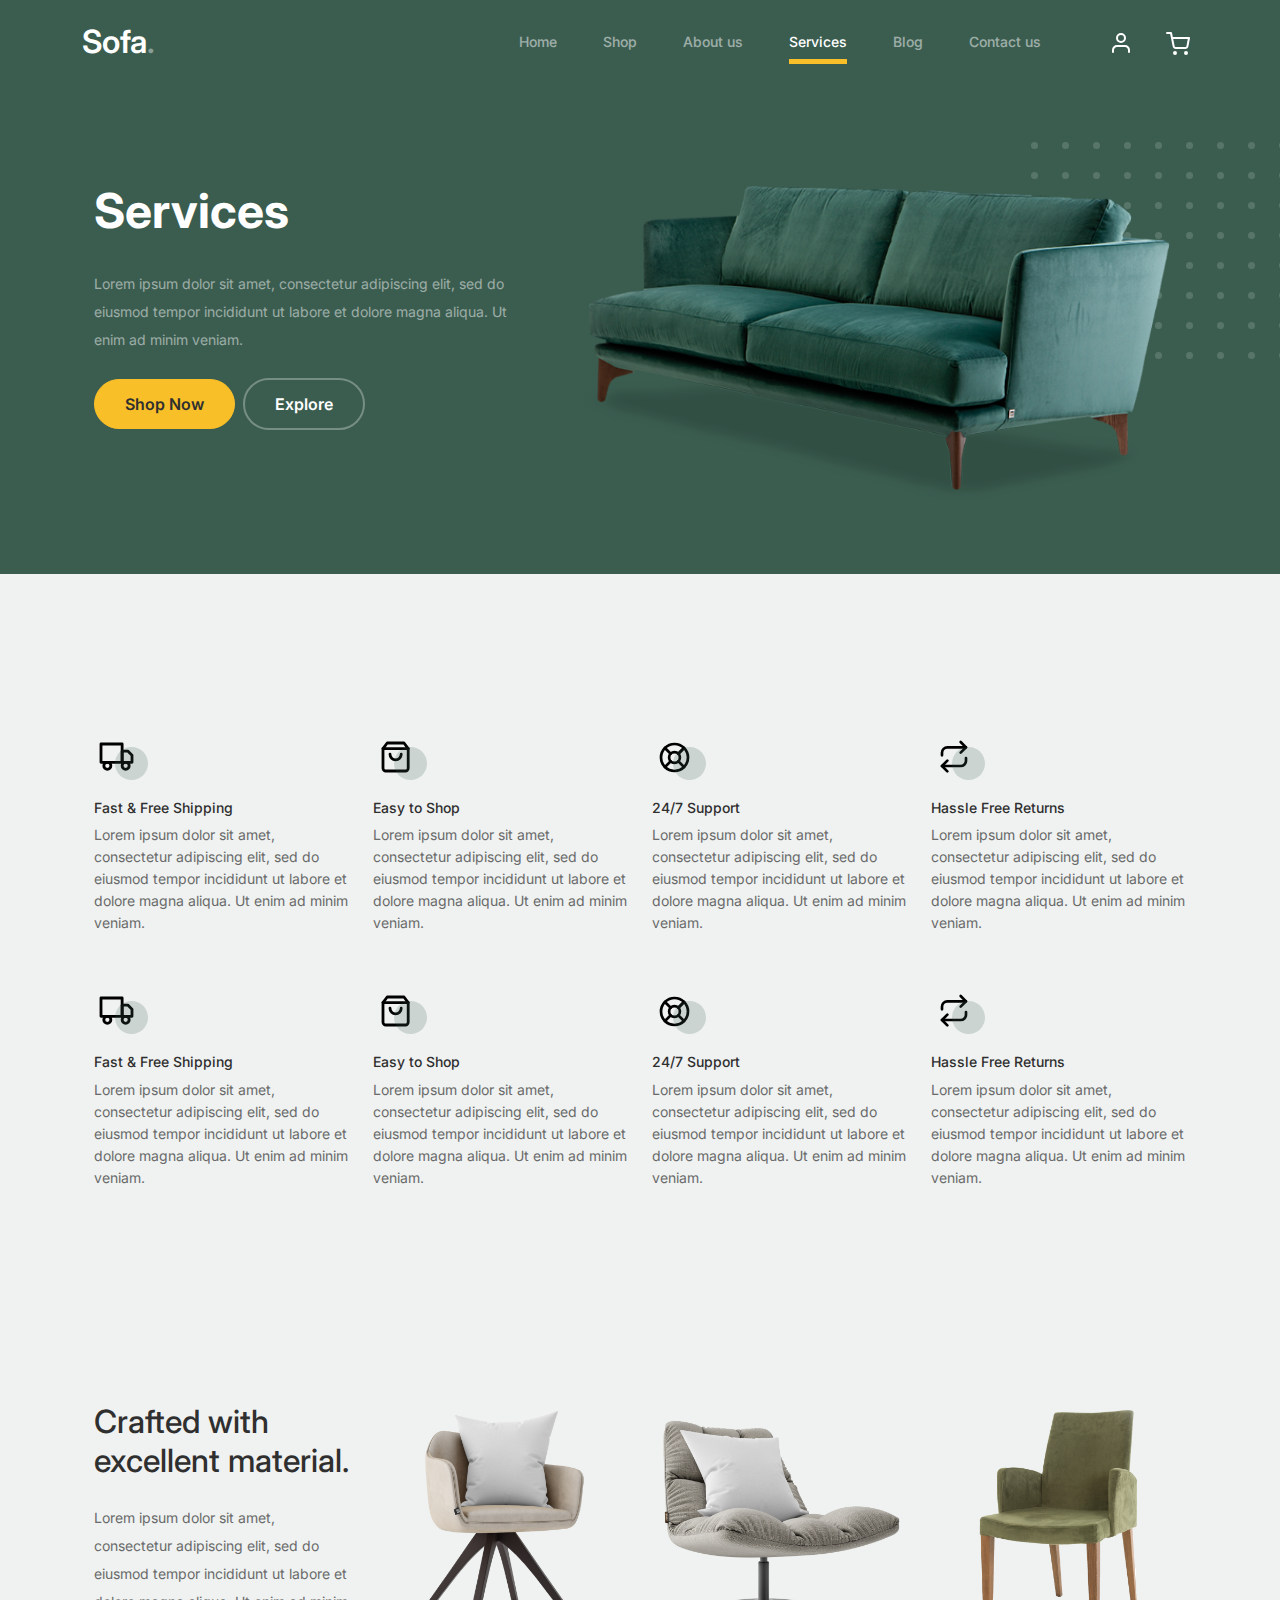
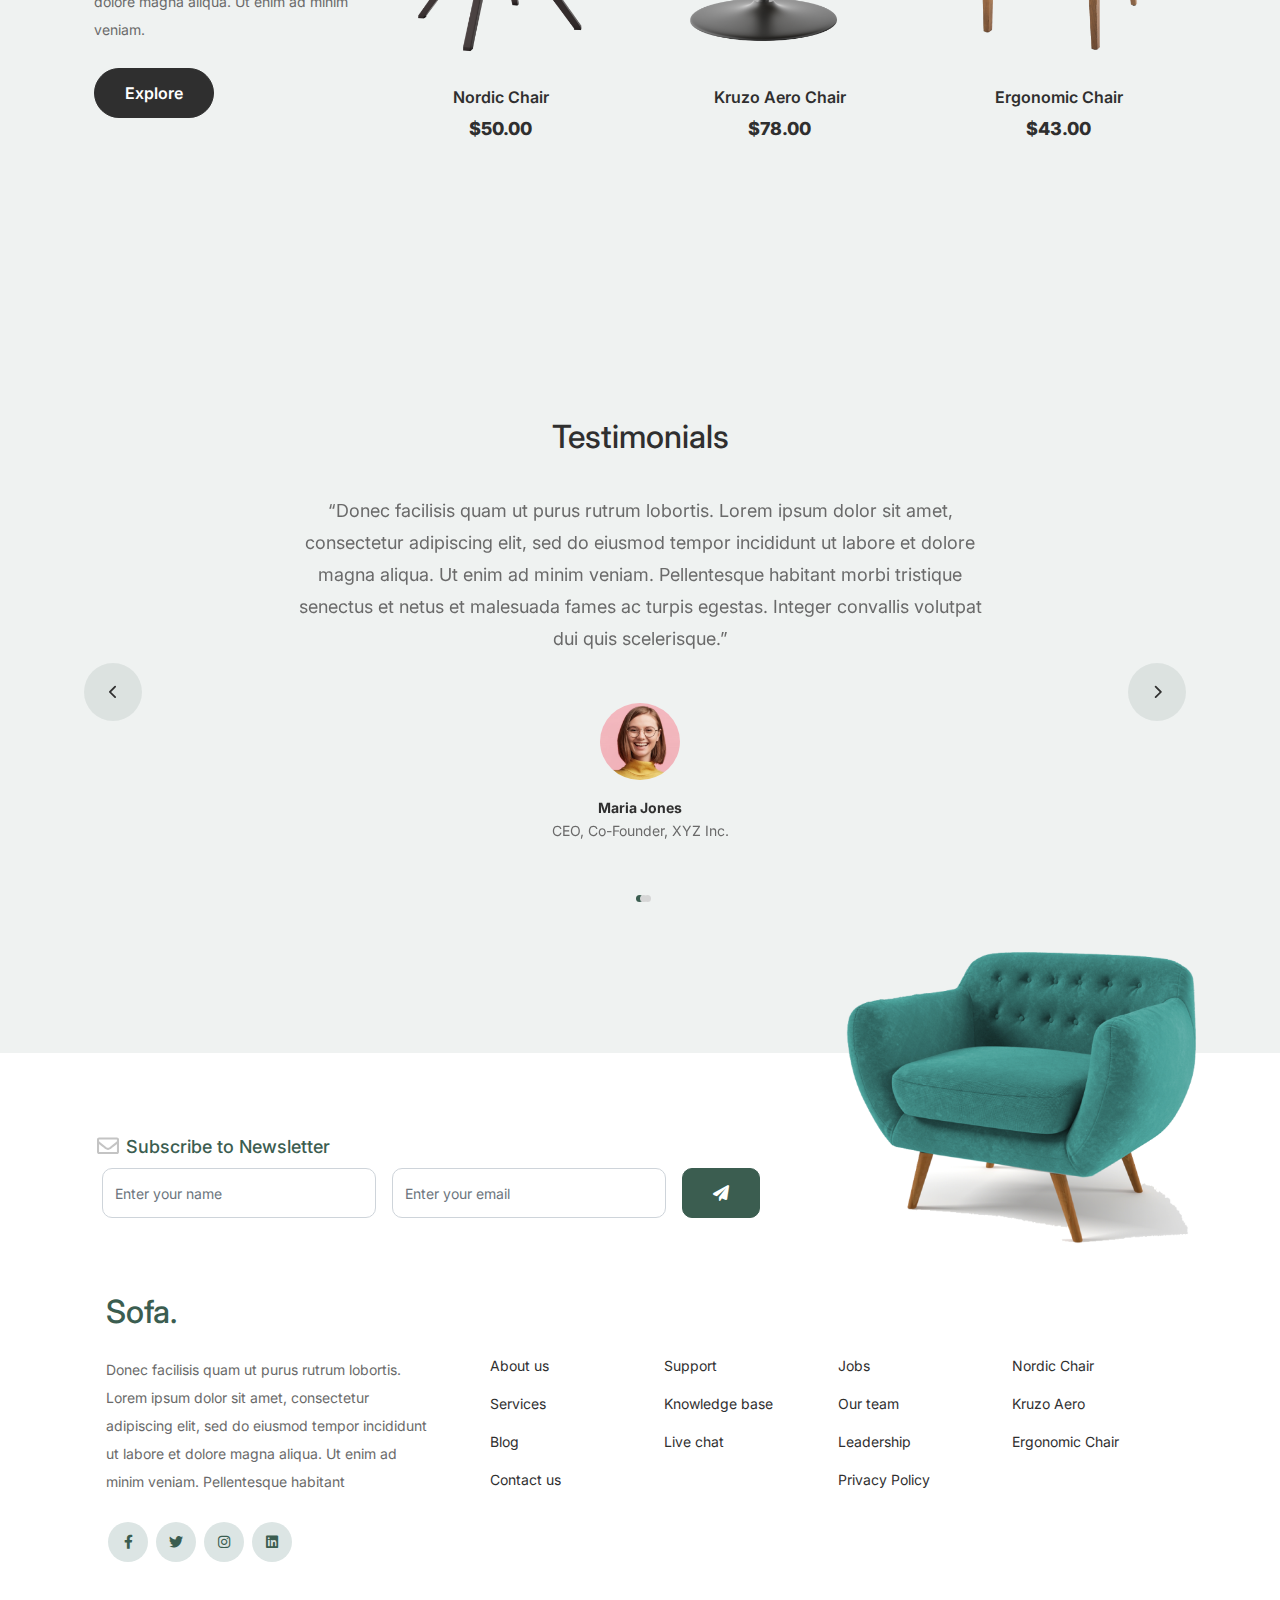
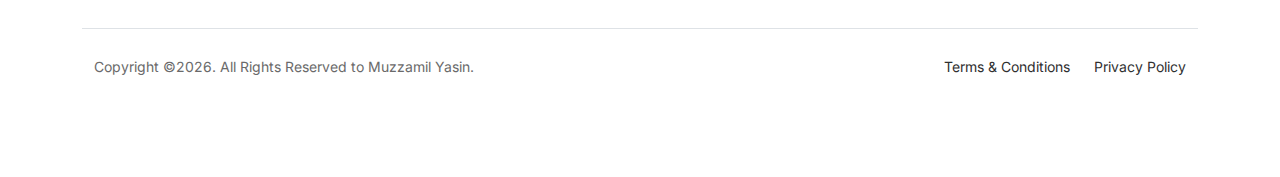
<file: services.html>
<!doctype html>
<html lang="en">
<head>
  <meta charset="utf-8">
  <meta name="viewport" content="width=device-width, initial-scale=1, shrink-to-fit=no">
  <meta name="author" content="Muzzamil Yasin">
  <link rel="shortcut icon" href="favicon.png">

  <meta name="description" content="" />
  <meta name="keywords" content="bootstrap, bootstrap4" />

		<!-- Bootstrap CSS -->
		<link href="css/bootstrap.min.css" rel="stylesheet">
		<link href="https://cdnjs.cloudflare.com/ajax/libs/font-awesome/6.0.0-beta3/css/all.min.css" rel="stylesheet">
		<link href="css/tiny-slider.css" rel="stylesheet">
		<link href="css/style.css" rel="stylesheet">
		<title>Sofa </title>
	</head>

	<body>

		<!-- Start Header/Navigation -->
		<nav class="custom-navbar navbar navbar navbar-expand-md navbar-dark bg-dark" arial-label="Sofa navigation bar">

			<div class="container">
				<a class="navbar-brand" href="index.html">Sofa<span>.</span></a>

				<button class="navbar-toggler" type="button" data-bs-toggle="collapse" data-bs-target="#navbarsSofa" aria-controls="navbarsSofa" aria-expanded="false" aria-label="Toggle navigation">
					<span class="navbar-toggler-icon"></span>
				</button>

				<div class="collapse navbar-collapse" id="navbarsSofa">
					<ul class="custom-navbar-nav navbar-nav ms-auto mb-2 mb-md-0">
						<li class="nav-item">
							<a class="nav-link" href="index.html">Home</a>
						</li>
						<li><a class="nav-link" href="shop.html">Shop</a></li>
						<li><a class="nav-link" href="about.html">About us</a></li>
						<li class="active"><a class="nav-link" href="services.html">Services</a></li>
						<li><a class="nav-link" href="blog.html">Blog</a></li>
						<li><a class="nav-link" href="contact.html">Contact us</a></li>
					</ul>

					<ul class="custom-navbar-cta navbar-nav mb-2 mb-md-0 ms-5">
						<li><a class="nav-link" href="#"><img src="images/user.svg"></a></li>
						<li><a class="nav-link" href="cart.html"><img src="images/cart.svg"></a></li>
					</ul>
				</div>
			</div>
				
		</nav>
		<!-- End Header/Navigation -->

		<!-- Start Hero Section -->
			<div class="hero">
				<div class="container">
					<div class="row justify-content-between">
						<div class="col-lg-5">
							<div class="intro-excerpt">
								<h1>Services</h1>
								<p class="mb-4">Lorem ipsum dolor sit amet, consectetur adipiscing elit, sed do eiusmod tempor incididunt ut labore et dolore magna aliqua. Ut enim ad minim veniam.</p>
								<p><a href="shop.html" class="btn btn-secondary me-2">Shop Now</a><a href="services.html" class="btn btn-white-outline">Explore</a></p>
							</div>
						</div>
						<div class="col-lg-7">
							<div class="hero-img-wrap">
								<img src="images/couch.png" class="img-fluid">
							</div>
						</div>
					</div>
				</div>
			</div>
		<!-- End Hero Section -->

		

		<!-- Start Why Choose Us Section -->
		<div class="why-choose-section">
			<div class="container">
				
				
				<div class="row my-5">
					<div class="col-6 col-md-6 col-lg-3 mb-4">
						<div class="feature">
							<div class="icon">
								<img src="images/truck.svg" alt="Image" class="imf-fluid">
							</div>
							<h3>Fast &amp; Free Shipping</h3>
							<p>Lorem ipsum dolor sit amet, consectetur adipiscing elit, sed do eiusmod tempor incididunt ut labore et dolore magna aliqua. Ut enim ad minim veniam.</p>
						</div>
					</div>

					<div class="col-6 col-md-6 col-lg-3 mb-4">
						<div class="feature">
							<div class="icon">
								<img src="images/bag.svg" alt="Image" class="imf-fluid">
							</div>
							<h3>Easy to Shop</h3>
							<p>Lorem ipsum dolor sit amet, consectetur adipiscing elit, sed do eiusmod tempor incididunt ut labore et dolore magna aliqua. Ut enim ad minim veniam.</p>
						</div>
					</div>

					<div class="col-6 col-md-6 col-lg-3 mb-4">
						<div class="feature">
							<div class="icon">
								<img src="images/support.svg" alt="Image" class="imf-fluid">
							</div>
							<h3>24/7 Support</h3>
							<p>Lorem ipsum dolor sit amet, consectetur adipiscing elit, sed do eiusmod tempor incididunt ut labore et dolore magna aliqua. Ut enim ad minim veniam.</p>
						</div>
					</div>

					<div class="col-6 col-md-6 col-lg-3 mb-4">
						<div class="feature">
							<div class="icon">
								<img src="images/return.svg" alt="Image" class="imf-fluid">
							</div>
							<h3>Hassle Free Returns</h3>
							<p>Lorem ipsum dolor sit amet, consectetur adipiscing elit, sed do eiusmod tempor incididunt ut labore et dolore magna aliqua. Ut enim ad minim veniam.</p>
						</div>
					</div>

					<div class="col-6 col-md-6 col-lg-3 mb-4">
						<div class="feature">
							<div class="icon">
								<img src="images/truck.svg" alt="Image" class="imf-fluid">
							</div>
							<h3>Fast &amp; Free Shipping</h3>
							<p>Lorem ipsum dolor sit amet, consectetur adipiscing elit, sed do eiusmod tempor incididunt ut labore et dolore magna aliqua. Ut enim ad minim veniam.</p>
						</div>
					</div>

					<div class="col-6 col-md-6 col-lg-3 mb-4">
						<div class="feature">
							<div class="icon">
								<img src="images/bag.svg" alt="Image" class="imf-fluid">
							</div>
							<h3>Easy to Shop</h3>
							<p>Lorem ipsum dolor sit amet, consectetur adipiscing elit, sed do eiusmod tempor incididunt ut labore et dolore magna aliqua. Ut enim ad minim veniam.</p>
						</div>
					</div>

					<div class="col-6 col-md-6 col-lg-3 mb-4">
						<div class="feature">
							<div class="icon">
								<img src="images/support.svg" alt="Image" class="imf-fluid">
							</div>
							<h3>24/7 Support</h3>
							<p>Lorem ipsum dolor sit amet, consectetur adipiscing elit, sed do eiusmod tempor incididunt ut labore et dolore magna aliqua. Ut enim ad minim veniam.</p>
						</div>
					</div>

					<div class="col-6 col-md-6 col-lg-3 mb-4">
						<div class="feature">
							<div class="icon">
								<img src="images/return.svg" alt="Image" class="imf-fluid">
							</div>
							<h3>Hassle Free Returns</h3>
							<p>Lorem ipsum dolor sit amet, consectetur adipiscing elit, sed do eiusmod tempor incididunt ut labore et dolore magna aliqua. Ut enim ad minim veniam.</p>
						</div>
					</div>

				</div>
			
			</div>
		</div>
		<!-- End Why Choose Us Section -->

		<!-- Start Product Section -->
		<div class="product-section pt-0">
			<div class="container">
				<div class="row">

					<!-- Start Column 1 -->
					<div class="col-md-12 col-lg-3 mb-5 mb-lg-0">
						<h2 class="mb-4 section-title">Crafted with excellent material.</h2>
						<p class="mb-4">Lorem ipsum dolor sit amet, consectetur adipiscing elit, sed do eiusmod tempor incididunt ut labore et dolore magna aliqua. Ut enim ad minim veniam. </p>
						<p><a href="services.html" class="btn">Explore</a></p>
					</div> 
					<!-- End Column 1 -->

					<!-- Start Column 2 -->
					<div class="col-12 col-md-4 col-lg-3 mb-5 mb-md-0">
						<a class="product-item" href="#">
							<img src="images/product-1.png" class="img-fluid product-thumbnail">
							<h3 class="product-title">Nordic Chair</h3>
							<strong class="product-price">$50.00</strong>

							<span class="icon-cross">
								<img src="images/cross.svg" class="img-fluid">
							</span>
						</a>
					</div> 
					<!-- End Column 2 -->

					<!-- Start Column 3 -->
					<div class="col-12 col-md-4 col-lg-3 mb-5 mb-md-0">
						<a class="product-item" href="#">
							<img src="images/product-2.png" class="img-fluid product-thumbnail">
							<h3 class="product-title">Kruzo Aero Chair</h3>
							<strong class="product-price">$78.00</strong>

							<span class="icon-cross">
								<img src="images/cross.svg" class="img-fluid">
							</span>
						</a>
					</div>
					<!-- End Column 3 -->

					<!-- Start Column 4 -->
					<div class="col-12 col-md-4 col-lg-3 mb-5 mb-md-0">
						<a class="product-item" href="#">
							<img src="images/product-3.png" class="img-fluid product-thumbnail">
							<h3 class="product-title">Ergonomic Chair</h3>
							<strong class="product-price">$43.00</strong>

							<span class="icon-cross">
								<img src="images/cross.svg" class="img-fluid">
							</span>
						</a>
					</div>
					<!-- End Column 4 -->

				</div>
			</div>
		</div>
		<!-- End Product Section -->

		

		<!-- Start Testimonial Slider -->
		<div class="testimonial-section before-footer-section">
			<div class="container">
				<div class="row">
					<div class="col-lg-7 mx-auto text-center">
						<h2 class="section-title">Testimonials</h2>
					</div>
				</div>

				<div class="row justify-content-center">
					<div class="col-lg-12">
						<div class="testimonial-slider-wrap text-center">

							<div id="testimonial-nav">
								<span class="prev" data-controls="prev"><span class="fa fa-chevron-left"></span></span>
								<span class="next" data-controls="next"><span class="fa fa-chevron-right"></span></span>
							</div>

							<div class="testimonial-slider">
								
								<div class="item">
									<div class="row justify-content-center">
										<div class="col-lg-8 mx-auto">

											<div class="testimonial-block text-center">
												<blockquote class="mb-5">
													<p>&ldquo;Donec facilisis quam ut purus rutrum lobortis. Lorem ipsum dolor sit amet, consectetur adipiscing elit, sed do eiusmod tempor incididunt ut labore et dolore magna aliqua. Ut enim ad minim veniam. Pellentesque habitant morbi tristique senectus et netus et malesuada fames ac turpis egestas. Integer convallis volutpat dui quis scelerisque.&rdquo;</p>
												</blockquote>

												<div class="author-info">
													<div class="author-pic">
														<img src="images/person-1.png" alt="Maria Jones" class="img-fluid">
													</div>
													<h3 class="font-weight-bold">Maria Jones</h3>
													<span class="position d-block mb-3">CEO, Co-Founder, XYZ Inc.</span>
												</div>
											</div>

										</div>
									</div>
								</div> 
								<!-- END item -->

								<div class="item">
									<div class="row justify-content-center">
										<div class="col-lg-8 mx-auto">

											<div class="testimonial-block text-center">
												<blockquote class="mb-5">
													<p>&ldquo;Donec facilisis quam ut purus rutrum lobortis. Lorem ipsum dolor sit amet, consectetur adipiscing elit, sed do eiusmod tempor incididunt ut labore et dolore magna aliqua. Ut enim ad minim veniam. Pellentesque habitant morbi tristique senectus et netus et malesuada fames ac turpis egestas. Integer convallis volutpat dui quis scelerisque.&rdquo;</p>
												</blockquote>

												<div class="author-info">
													<div class="author-pic">
														<img src="images/person-1.png" alt="Maria Jones" class="img-fluid">
													</div>
													<h3 class="font-weight-bold">Maria Jones</h3>
													<span class="position d-block mb-3">CEO, Co-Founder, XYZ Inc.</span>
												</div>
											</div>

										</div>
									</div>
								</div> 
								<!-- END item -->

								<div class="item">
									<div class="row justify-content-center">
										<div class="col-lg-8 mx-auto">

											<div class="testimonial-block text-center">
												<blockquote class="mb-5">
													<p>&ldquo;Donec facilisis quam ut purus rutrum lobortis. Lorem ipsum dolor sit amet, consectetur adipiscing elit, sed do eiusmod tempor incididunt ut labore et dolore magna aliqua. Ut enim ad minim veniam. Pellentesque habitant morbi tristique senectus et netus et malesuada fames ac turpis egestas. Integer convallis volutpat dui quis scelerisque.&rdquo;</p>
												</blockquote>

												<div class="author-info">
													<div class="author-pic">
														<img src="images/person-1.png" alt="Maria Jones" class="img-fluid">
													</div>
													<h3 class="font-weight-bold">Maria Jones</h3>
													<span class="position d-block mb-3">CEO, Co-Founder, XYZ Inc.</span>
												</div>
											</div>

										</div>
									</div>
								</div> 
								<!-- END item -->

							</div>

						</div>
					</div>
				</div>
			</div>
		</div>
		<!-- End Testimonial Slider -->

		

		<!-- Start Footer Section -->
		<footer class="footer-section">
			<div class="container relative">

				<div class="sofa-img">
					<img src="images/sofa.png" alt="Image" class="img-fluid">
				</div>

				<div class="row">
					<div class="col-lg-8">
						<div class="subscription-form">
							<h3 class="d-flex align-items-center"><span class="me-1"><img src="images/envelope-outline.svg" alt="Image" class="img-fluid"></span><span>Subscribe to Newsletter</span></h3>

							<form action="#" class="row g-3">
								<div class="col-auto">
									<input type="text" class="form-control" placeholder="Enter your name">
								</div>
								<div class="col-auto">
									<input type="email" class="form-control" placeholder="Enter your email">
								</div>
								<div class="col-auto">
									<button class="btn btn-primary">
										<span class="fa fa-paper-plane"></span>
									</button>
								</div>
							</form>

						</div>
					</div>
				</div>

				<div class="row g-5 mb-5">
					<div class="col-lg-4">
						<div class="mb-4 footer-logo-wrap"><a href="#" class="footer-logo">Sofa<span>.</span></a></div>
						<p class="mb-4">Donec facilisis quam ut purus rutrum lobortis. Lorem ipsum dolor sit amet, consectetur adipiscing elit, sed do eiusmod tempor incididunt ut labore et dolore magna aliqua. Ut enim ad minim veniam. Pellentesque habitant</p>

						<ul class="list-unstyled custom-social">
							<li><a href="#"><span class="fa fa-brands fa-facebook-f"></span></a></li>
							<li><a href="#"><span class="fa fa-brands fa-twitter"></span></a></li>
							<li><a href="#"><span class="fa fa-brands fa-instagram"></span></a></li>
							<li><a href="#"><span class="fa fa-brands fa-linkedin"></span></a></li>
						</ul>
					</div>

					<div class="col-lg-8">
						<div class="row links-wrap">
							<div class="col-6 col-sm-6 col-md-3">
								<ul class="list-unstyled">
									<li><a href="#">About us</a></li>
									<li><a href="#">Services</a></li>
									<li><a href="#">Blog</a></li>
									<li><a href="#">Contact us</a></li>
								</ul>
							</div>

							<div class="col-6 col-sm-6 col-md-3">
								<ul class="list-unstyled">
									<li><a href="#">Support</a></li>
									<li><a href="#">Knowledge base</a></li>
									<li><a href="#">Live chat</a></li>
								</ul>
							</div>

							<div class="col-6 col-sm-6 col-md-3">
								<ul class="list-unstyled">
									<li><a href="#">Jobs</a></li>
									<li><a href="#">Our team</a></li>
									<li><a href="#">Leadership</a></li>
									<li><a href="#">Privacy Policy</a></li>
								</ul>
							</div>

							<div class="col-6 col-sm-6 col-md-3">
								<ul class="list-unstyled">
									<li><a href="#">Nordic Chair</a></li>
									<li><a href="#">Kruzo Aero</a></li>
									<li><a href="#">Ergonomic Chair</a></li>
								</ul>
							</div>
						</div>
					</div>

				</div>

				<div class="border-top copyright">
					<div class="row pt-4">
						<div class="col-lg-6">
							<p class="mb-2 text-center text-lg-start">Copyright &copy;<script>document.write(new Date().getFullYear());</script>. All Rights Reserved to Muzzamil Yasin. <!-- License information: https://Muzzamil Yasin/license/ -->
            </p>
						</div>

						<div class="col-lg-6 text-center text-lg-end">
							<ul class="list-unstyled d-inline-flex ms-auto">
								<li class="me-4"><a href="#">Terms &amp; Conditions</a></li>
								<li><a href="#">Privacy Policy</a></li>
							</ul>
						</div>

					</div>
				</div>

			</div>
		</footer>
		<!-- End Footer Section -->	


		<script src="js/bootstrap.bundle.min.js"></script>
		<script src="js/tiny-slider.js"></script>
		<script src="js/custom.js"></script>
	</body>

</html>
</file>
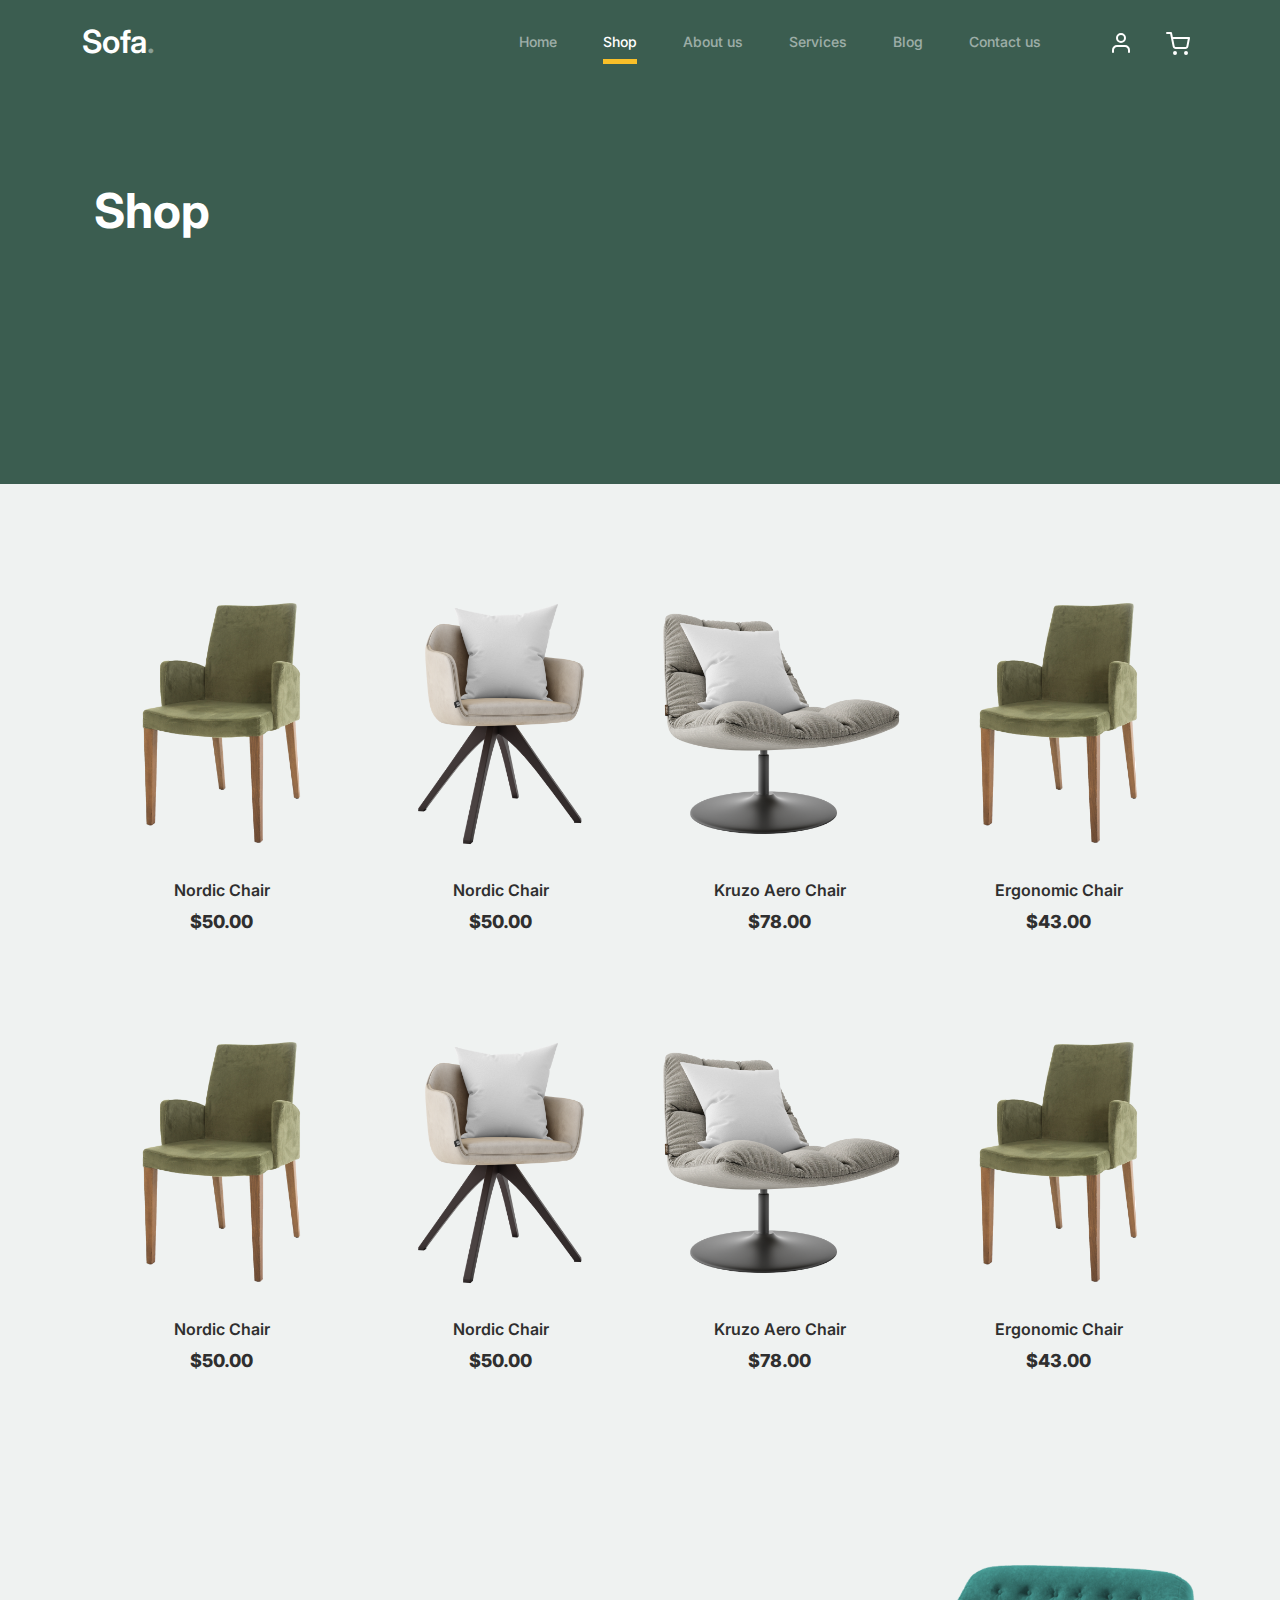
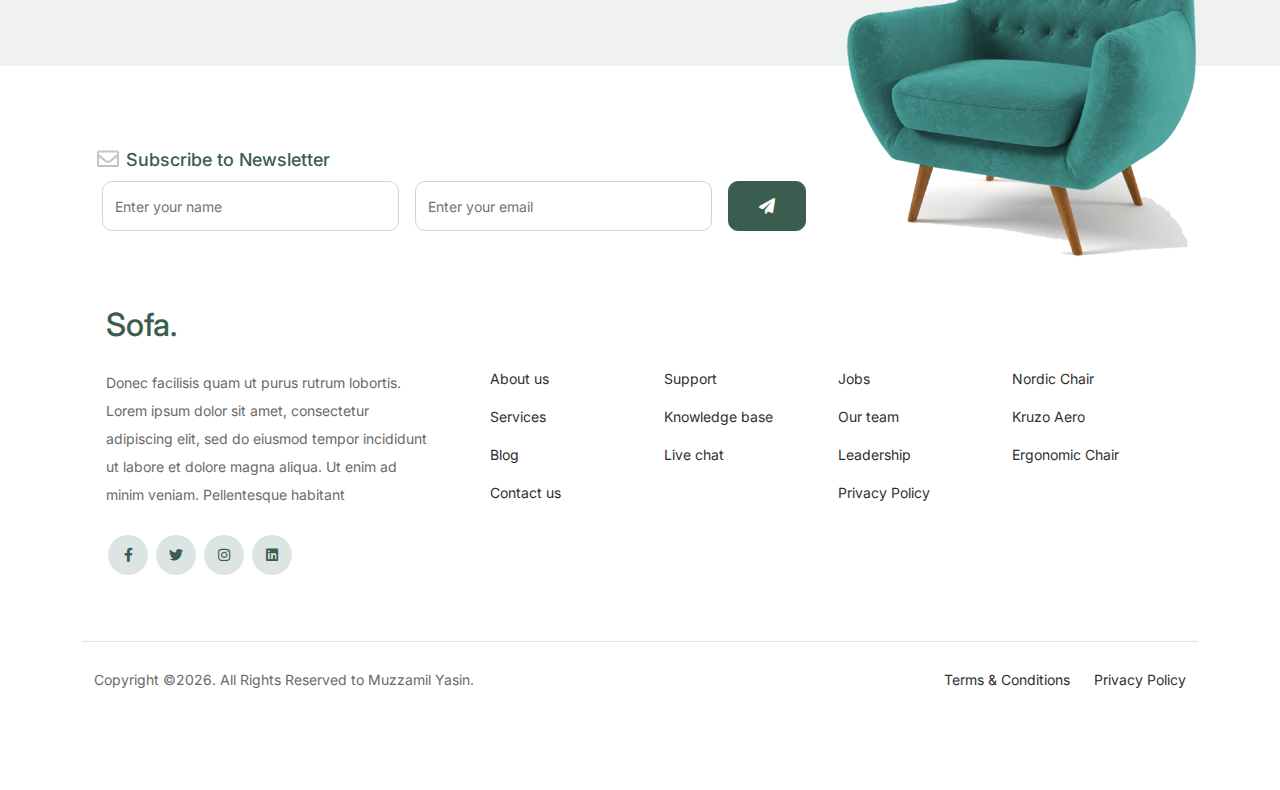
<file: shop.html>
<!doctype html>
<html lang="en">
<head>
  <meta charset="utf-8">
  <meta name="viewport" content="width=device-width, initial-scale=1, shrink-to-fit=no">
  <meta name="author" content="Muzzamil Yasin">
  <link rel="shortcut icon" href="favicon.png">

  <meta name="description" content="" />
  <meta name="keywords" content="bootstrap, bootstrap4" />

		<!-- Bootstrap CSS -->
		<link href="css/bootstrap.min.css" rel="stylesheet">
		<link href="https://cdnjs.cloudflare.com/ajax/libs/font-awesome/6.0.0-beta3/css/all.min.css" rel="stylesheet">
		<link href="css/tiny-slider.css" rel="stylesheet">
		<link href="css/style.css" rel="stylesheet">
		<title>Sofa </title>
	</head>

	<body>

		<!-- Start Header/Navigation -->
		<nav class="custom-navbar navbar navbar navbar-expand-md navbar-dark bg-dark" arial-label="Sofa navigation bar">

			<div class="container">
				<a class="navbar-brand" href="index.html">Sofa<span>.</span></a>

				<button class="navbar-toggler" type="button" data-bs-toggle="collapse" data-bs-target="#navbarsSofa" aria-controls="navbarsSofa" aria-expanded="false" aria-label="Toggle navigation">
					<span class="navbar-toggler-icon"></span>
				</button>

				<div class="collapse navbar-collapse" id="navbarsSofa">
					<ul class="custom-navbar-nav navbar-nav ms-auto mb-2 mb-md-0">
						<li class="nav-item ">
							<a class="nav-link" href="index.html">Home</a>
						</li>
						<li class="active"><a class="nav-link" href="shop.html">Shop</a></li>
						<li><a class="nav-link" href="about.html">About us</a></li>
						<li><a class="nav-link" href="services.html">Services</a></li>
						<li><a class="nav-link" href="blog.html">Blog</a></li>
						<li><a class="nav-link" href="contact.html">Contact us</a></li>
					</ul>

					<ul class="custom-navbar-cta navbar-nav mb-2 mb-md-0 ms-5">
						<li><a class="nav-link" href="#"><img src="images/user.svg"></a></li>
						<li><a class="nav-link" href="cart.html"><img src="images/cart.svg"></a></li>
					</ul>
				</div>
			</div>
				
		</nav>
		<!-- End Header/Navigation -->

		<!-- Start Hero Section -->
			<div class="hero">
				<div class="container">
					<div class="row justify-content-between">
						<div class="col-12 col-lg-5">
							<div class="intro-excerpt text-center text-lg-start">
								<h1>Shop</h1>
							</div>
						</div>
						<div class="col-12 col-lg-7">
							
						</div>
					</div>
				</div>
			</div>
		<!-- End Hero Section -->

		

		<div class="untree_co-section product-section before-footer-section">
		    <div class="container">
		      	<div class="row">

		      		<!-- Start Column 1 -->
					<div class="col-12 col-md-4 col-lg-3 mb-5">
						<a class="product-item" href="#">
							<img src="images/product-3.png" class="img-fluid product-thumbnail">
							<h3 class="product-title">Nordic Chair</h3>
							<strong class="product-price">$50.00</strong>

							<span class="icon-cross">
								<img src="images/cross.svg" class="img-fluid">
							</span>
						</a>
					</div> 
					<!-- End Column 1 -->
						
					<!-- Start Column 2 -->
					<div class="col-12 col-md-4 col-lg-3 mb-5">
						<a class="product-item" href="#">
							<img src="images/product-1.png" class="img-fluid product-thumbnail">
							<h3 class="product-title">Nordic Chair</h3>
							<strong class="product-price">$50.00</strong>

							<span class="icon-cross">
								<img src="images/cross.svg" class="img-fluid">
							</span>
						</a>
					</div> 
					<!-- End Column 2 -->

					<!-- Start Column 3 -->
					<div class="col-12 col-md-4 col-lg-3 mb-5">
						<a class="product-item" href="#">
							<img src="images/product-2.png" class="img-fluid product-thumbnail">
							<h3 class="product-title">Kruzo Aero Chair</h3>
							<strong class="product-price">$78.00</strong>

							<span class="icon-cross">
								<img src="images/cross.svg" class="img-fluid">
							</span>
						</a>
					</div>
					<!-- End Column 3 -->

					<!-- Start Column 4 -->
					<div class="col-12 col-md-4 col-lg-3 mb-5">
						<a class="product-item" href="#">
							<img src="images/product-3.png" class="img-fluid product-thumbnail">
							<h3 class="product-title">Ergonomic Chair</h3>
							<strong class="product-price">$43.00</strong>

							<span class="icon-cross">
								<img src="images/cross.svg" class="img-fluid">
							</span>
						</a>
					</div>
					<!-- End Column 4 -->


					<!-- Start Column 1 -->
					<div class="col-12 col-md-4 col-lg-3 mb-5">
						<a class="product-item" href="#">
							<img src="images/product-3.png" class="img-fluid product-thumbnail">
							<h3 class="product-title">Nordic Chair</h3>
							<strong class="product-price">$50.00</strong>

							<span class="icon-cross">
								<img src="images/cross.svg" class="img-fluid">
							</span>
						</a>
					</div> 
					<!-- End Column 1 -->
						
					<!-- Start Column 2 -->
					<div class="col-12 col-md-4 col-lg-3 mb-5">
						<a class="product-item" href="#">
							<img src="images/product-1.png" class="img-fluid product-thumbnail">
							<h3 class="product-title">Nordic Chair</h3>
							<strong class="product-price">$50.00</strong>

							<span class="icon-cross">
								<img src="images/cross.svg" class="img-fluid">
							</span>
						</a>
					</div> 
					<!-- End Column 2 -->

					<!-- Start Column 3 -->
					<div class="col-12 col-md-4 col-lg-3 mb-5">
						<a class="product-item" href="#">
							<img src="images/product-2.png" class="img-fluid product-thumbnail">
							<h3 class="product-title">Kruzo Aero Chair</h3>
							<strong class="product-price">$78.00</strong>

							<span class="icon-cross">
								<img src="images/cross.svg" class="img-fluid">
							</span>
						</a>
					</div>
					<!-- End Column 3 -->

					<!-- Start Column 4 -->
					<div class="col-12 col-md-4 col-lg-3 mb-5">
						<a class="product-item" href="#">
							<img src="images/product-3.png" class="img-fluid product-thumbnail">
							<h3 class="product-title">Ergonomic Chair</h3>
							<strong class="product-price">$43.00</strong>

							<span class="icon-cross">
								<img src="images/cross.svg" class="img-fluid">
							</span>
						</a>
					</div>
					<!-- End Column 4 -->

		      	</div>
		    </div>
		</div>


		<!-- Start Footer Section -->
		<footer class="footer-section">
			<div class="container relative">

				<div class="sofa-img">
					<img src="images/sofa.png" alt="Image" class="img-fluid">
				</div>

				<div class="row">
					<div class="col-lg-8">
						<div class="subscription-form">
							<h3 class="d-flex align-items-center"><span class="me-1"><img src="images/envelope-outline.svg" alt="Image" class="img-fluid"></span><span>Subscribe to Newsletter</span></h3>

							<form action="#" class="row g-3">
								<div class="col-12 col-sm-auto flex-sm-fill">
									<input type="text" class="form-control" placeholder="Enter your name">
								</div>
								<div class="col-12 col-sm-auto flex-sm-fill">
									<input type="email" class="form-control" placeholder="Enter your email">
								</div>
								<div class="col-12 col-sm-auto">
									<button class="btn btn-primary w-100">
										<span class="fa fa-paper-plane"></span>
									</button>
								</div>
							</form>

						</div>
					</div>
				</div>

				<div class="row g-5 mb-5">
					<div class="col-lg-4">
						<div class="mb-4 footer-logo-wrap"><a href="#" class="footer-logo">Sofa<span>.</span></a></div>
						<p class="mb-4">Donec facilisis quam ut purus rutrum lobortis. Lorem ipsum dolor sit amet, consectetur adipiscing elit, sed do eiusmod tempor incididunt ut labore et dolore magna aliqua. Ut enim ad minim veniam. Pellentesque habitant</p>

						<ul class="list-unstyled custom-social">
							<li><a href="#"><span class="fa fa-brands fa-facebook-f"></span></a></li>
							<li><a href="#"><span class="fa fa-brands fa-twitter"></span></a></li>
							<li><a href="#"><span class="fa fa-brands fa-instagram"></span></a></li>
							<li><a href="#"><span class="fa fa-brands fa-linkedin"></span></a></li>
						</ul>
					</div>

					<div class="col-lg-8">
						<div class="row links-wrap">
							<div class="col-6 col-sm-6 col-md-3">
								<ul class="list-unstyled">
									<li><a href="#">About us</a></li>
									<li><a href="#">Services</a></li>
									<li><a href="#">Blog</a></li>
									<li><a href="#">Contact us</a></li>
								</ul>
							</div>

							<div class="col-6 col-sm-6 col-md-3">
								<ul class="list-unstyled">
									<li><a href="#">Support</a></li>
									<li><a href="#">Knowledge base</a></li>
									<li><a href="#">Live chat</a></li>
								</ul>
							</div>

							<div class="col-6 col-sm-6 col-md-3">
								<ul class="list-unstyled">
									<li><a href="#">Jobs</a></li>
									<li><a href="#">Our team</a></li>
									<li><a href="#">Leadership</a></li>
									<li><a href="#">Privacy Policy</a></li>
								</ul>
							</div>

							<div class="col-6 col-sm-6 col-md-3">
								<ul class="list-unstyled">
									<li><a href="#">Nordic Chair</a></li>
									<li><a href="#">Kruzo Aero</a></li>
									<li><a href="#">Ergonomic Chair</a></li>
								</ul>
							</div>
						</div>
					</div>

				</div>

				<div class="border-top copyright">
					<div class="row pt-4">
						<div class="col-lg-6">
							<p class="mb-2 text-center text-lg-start">Copyright &copy;<script>document.write(new Date().getFullYear());</script>. All Rights Reserved to Muzzamil Yasin.  <!-- License information: https://Muzzamil Yasin/license/ -->
            </p>
						</div>

						<div class="col-lg-6 text-center text-lg-end">
							<ul class="list-unstyled d-inline-flex ms-auto">
								<li class="me-4"><a href="#">Terms &amp; Conditions</a></li>
								<li><a href="#">Privacy Policy</a></li>
							</ul>
						</div>

					</div>
				</div>

			</div>
		</footer>
		<!-- End Footer Section -->	


		<script src="js/bootstrap.bundle.min.js"></script>
		<script src="js/tiny-slider.js"></script>
		<script src="js/custom.js"></script>
	</body>

</html>
</file>
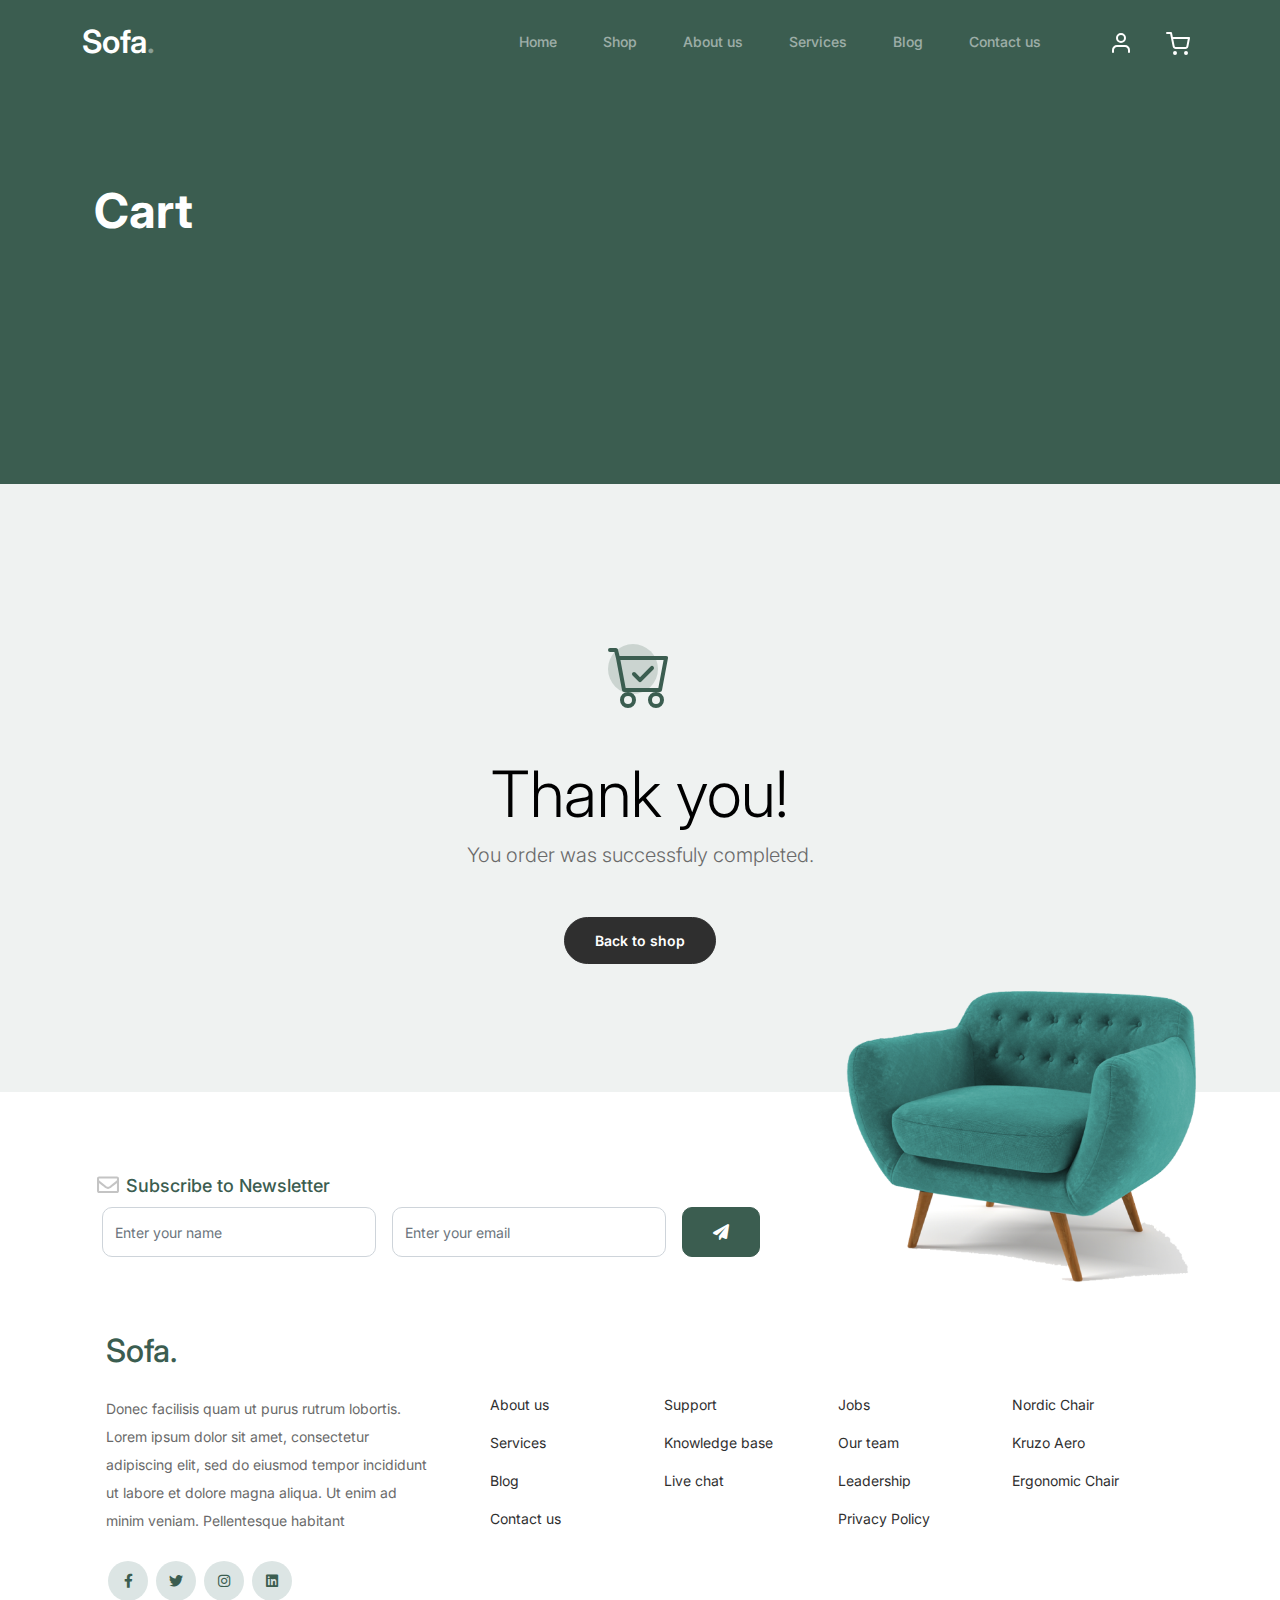
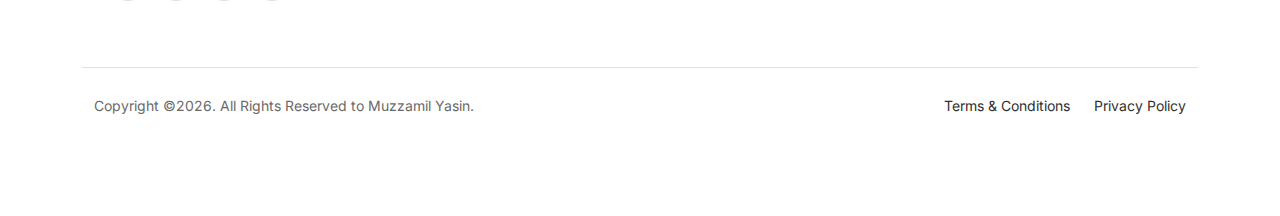
<file: thankyou.html>
<!doctype html>
<html lang="en">
<head>
  <meta charset="utf-8">
  <meta name="viewport" content="width=device-width, initial-scale=1, shrink-to-fit=no">
  <meta name="author" content="Muzzamil Yasin">
  <link rel="shortcut icon" href="favicon.png">

  <meta name="description" content="" />
  <meta name="keywords" content="bootstrap, bootstrap4" />

		<!-- Bootstrap CSS -->
		<link href="css/bootstrap.min.css" rel="stylesheet">
		<link href="https://cdnjs.cloudflare.com/ajax/libs/font-awesome/6.0.0-beta3/css/all.min.css" rel="stylesheet">
		<link href="css/tiny-slider.css" rel="stylesheet">
		<link href="css/style.css" rel="stylesheet">
		<title>Sofa </title>
	</head>

	<body>

		<!-- Start Header/Navigation -->
		<nav class="custom-navbar navbar navbar navbar-expand-md navbar-dark bg-dark" arial-label="Sofa navigation bar">

			<div class="container">
				<a class="navbar-brand" href="index.html">Sofa<span>.</span></a>

				<button class="navbar-toggler" type="button" data-bs-toggle="collapse" data-bs-target="#navbarsSofa" aria-controls="navbarsSofa" aria-expanded="false" aria-label="Toggle navigation">
					<span class="navbar-toggler-icon"></span>
				</button>

				<div class="collapse navbar-collapse" id="navbarsSofa">
					<ul class="custom-navbar-nav navbar-nav ms-auto mb-2 mb-md-0">
						<li class="nav-item ">
							<a class="nav-link" href="index.html">Home</a>
						</li>
						<li><a class="nav-link" href="shop.html">Shop</a></li>
						<li><a class="nav-link" href="about.html">About us</a></li>
						<li><a class="nav-link" href="services.html">Services</a></li>
						<li><a class="nav-link" href="blog.html">Blog</a></li>
						<li><a class="nav-link" href="contact.html">Contact us</a></li>
					</ul>

					<ul class="custom-navbar-cta navbar-nav mb-2 mb-md-0 ms-5">
						<li><a class="nav-link" href="#"><img src="images/user.svg"></a></li>
						<li><a class="nav-link" href="cart.html"><img src="images/cart.svg"></a></li>
					</ul>
				</div>
			</div>
				
		</nav>
		<!-- End Header/Navigation -->

		<!-- Start Hero Section -->
			<div class="hero">
				<div class="container">
					<div class="row justify-content-between">
						<div class="col-lg-5">
							<div class="intro-excerpt">
								<h1>Cart</h1>
							</div>
						</div>
						<div class="col-lg-7">
							
						</div>
					</div>
				</div>
			</div>
		<!-- End Hero Section -->

		

		<div class="untree_co-section">
    <div class="container">
      <div class="row">
        <div class="col-md-12 text-center pt-5">
          <span class="display-3 thankyou-icon text-primary">
            <svg width="1em" height="1em" viewBox="0 0 16 16" class="bi bi-cart-check mb-5" fill="currentColor" xmlns="http://www.w3.org/2000/svg">
              <path fill-rule="evenodd" d="M11.354 5.646a.5.5 0 0 1 0 .708l-3 3a.5.5 0 0 1-.708 0l-1.5-1.5a.5.5 0 1 1 .708-.708L8 8.293l2.646-2.647a.5.5 0 0 1 .708 0z"/>
              <path fill-rule="evenodd" d="M0 1.5A.5.5 0 0 1 .5 1H2a.5.5 0 0 1 .485.379L2.89 3H14.5a.5.5 0 0 1 .491.592l-1.5 8A.5.5 0 0 1 13 12H4a.5.5 0 0 1-.491-.408L2.01 3.607 1.61 2H.5a.5.5 0 0 1-.5-.5zM3.102 4l1.313 7h8.17l1.313-7H3.102zM5 12a2 2 0 1 0 0 4 2 2 0 0 0 0-4zm7 0a2 2 0 1 0 0 4 2 2 0 0 0 0-4zm-7 1a1 1 0 1 0 0 2 1 1 0 0 0 0-2zm7 0a1 1 0 1 0 0 2 1 1 0 0 0 0-2z"/>
            </svg>
          </span>
          <h2 class="display-3 text-black">Thank you!</h2>
          <p class="lead mb-5">You order was successfuly completed.</p>
          <p><a href="shop.html" class="btn btn-sm btn-outline-black">Back to shop</a></p>
        </div>
      </div>
    </div>
  </div>

		<!-- Start Footer Section -->
		<footer class="footer-section">
			<div class="container relative">

				<div class="sofa-img">
					<img src="images/sofa.png" alt="Image" class="img-fluid">
				</div>

				<div class="row">
					<div class="col-lg-8">
						<div class="subscription-form">
							<h3 class="d-flex align-items-center"><span class="me-1"><img src="images/envelope-outline.svg" alt="Image" class="img-fluid"></span><span>Subscribe to Newsletter</span></h3>

							<form action="#" class="row g-3">
								<div class="col-auto">
									<input type="text" class="form-control" placeholder="Enter your name">
								</div>
								<div class="col-auto">
									<input type="email" class="form-control" placeholder="Enter your email">
								</div>
								<div class="col-auto">
									<button class="btn btn-primary">
										<span class="fa fa-paper-plane"></span>
									</button>
								</div>
							</form>

						</div>
					</div>
				</div>

				<div class="row g-5 mb-5">
					<div class="col-lg-4">
						<div class="mb-4 footer-logo-wrap"><a href="#" class="footer-logo">Sofa<span>.</span></a></div>
						<p class="mb-4">Donec facilisis quam ut purus rutrum lobortis. Lorem ipsum dolor sit amet, consectetur adipiscing elit, sed do eiusmod tempor incididunt ut labore et dolore magna aliqua. Ut enim ad minim veniam. Pellentesque habitant</p>

						<ul class="list-unstyled custom-social">
							<li><a href="#"><span class="fa fa-brands fa-facebook-f"></span></a></li>
							<li><a href="#"><span class="fa fa-brands fa-twitter"></span></a></li>
							<li><a href="#"><span class="fa fa-brands fa-instagram"></span></a></li>
							<li><a href="#"><span class="fa fa-brands fa-linkedin"></span></a></li>
						</ul>
					</div>

					<div class="col-lg-8">
						<div class="row links-wrap">
							<div class="col-6 col-sm-6 col-md-3">
								<ul class="list-unstyled">
									<li><a href="#">About us</a></li>
									<li><a href="#">Services</a></li>
									<li><a href="#">Blog</a></li>
									<li><a href="#">Contact us</a></li>
								</ul>
							</div>

							<div class="col-6 col-sm-6 col-md-3">
								<ul class="list-unstyled">
									<li><a href="#">Support</a></li>
									<li><a href="#">Knowledge base</a></li>
									<li><a href="#">Live chat</a></li>
								</ul>
							</div>

							<div class="col-6 col-sm-6 col-md-3">
								<ul class="list-unstyled">
									<li><a href="#">Jobs</a></li>
									<li><a href="#">Our team</a></li>
									<li><a href="#">Leadership</a></li>
									<li><a href="#">Privacy Policy</a></li>
								</ul>
							</div>

							<div class="col-6 col-sm-6 col-md-3">
								<ul class="list-unstyled">
									<li><a href="#">Nordic Chair</a></li>
									<li><a href="#">Kruzo Aero</a></li>
									<li><a href="#">Ergonomic Chair</a></li>
								</ul>
							</div>
						</div>
					</div>

				</div>

				<div class="border-top copyright">
					<div class="row pt-4">
						<div class="col-lg-6">
							<p class="mb-2 text-center text-lg-start">Copyright &copy;<script>document.write(new Date().getFullYear());</script>. All Rights Reserved to Muzzamil Yasin. <!-- License information: https://Muzzamil Yasin/license/ -->
            </p>
						</div>

						<div class="col-lg-6 text-center text-lg-end">
							<ul class="list-unstyled d-inline-flex ms-auto">
								<li class="me-4"><a href="#">Terms &amp; Conditions</a></li>
								<li><a href="#">Privacy Policy</a></li>
							</ul>
						</div>

					</div>
				</div>

			</div>
		</footer>
		<!-- End Footer Section -->	


		<script src="js/bootstrap.bundle.min.js"></script>
		<script src="js/tiny-slider.js"></script>
		<script src="js/custom.js"></script>
	</body>

</html>
</file>
<file: css/tiny-slider.css>
.tns-outer{padding:0 !important}.tns-outer [hidden]{display:none !important}.tns-outer [aria-controls],.tns-outer [data-action]{cursor:pointer}.tns-slider{-webkit-transition:all 0s;-moz-transition:all 0s;transition:all 0s}.tns-slider>.tns-item{-webkit-box-sizing:border-box;-moz-box-sizing:border-box;box-sizing:border-box}.tns-horizontal.tns-subpixel{white-space:nowrap}.tns-horizontal.tns-subpixel>.tns-item{display:inline-block;vertical-align:top;white-space:normal}.tns-horizontal.tns-no-subpixel:after{content:'';display:table;clear:both}.tns-horizontal.tns-no-subpixel>.tns-item{float:left}.tns-horizontal.tns-carousel.tns-no-subpixel>.tns-item{margin-right:-100%}.tns-no-calc{position:relative;left:0}.tns-gallery{position:relative;left:0;min-height:1px}.tns-gallery>.tns-item{position:absolute;left:-100%;-webkit-transition:transform 0s, opacity 0s;-moz-transition:transform 0s, opacity 0s;transition:transform 0s, opacity 0s}.tns-gallery>.tns-slide-active{position:relative;left:auto !important}.tns-gallery>.tns-moving{-webkit-transition:all 0.25s;-moz-transition:all 0.25s;transition:all 0.25s}.tns-autowidth{display:inline-block}.tns-lazy-img{-webkit-transition:opacity 0.6s;-moz-transition:opacity 0.6s;transition:opacity 0.6s;opacity:0.6}.tns-lazy-img.tns-complete{opacity:1}.tns-ah{-webkit-transition:height 0s;-moz-transition:height 0s;transition:height 0s}.tns-ovh{overflow:hidden}.tns-visually-hidden{position:absolute;left:-10000em}.tns-transparent{opacity:0;visibility:hidden}.tns-fadeIn{opacity:1;filter:alpha(opacity=100);z-index:0}.tns-normal,.tns-fadeOut{opacity:0;filter:alpha(opacity=0);z-index:-1}.tns-vpfix{white-space:nowrap}.tns-vpfix>div,.tns-vpfix>li{display:inline-block}.tns-t-subp2{margin:0 auto;width:310px;position:relative;height:10px;overflow:hidden}.tns-t-ct{width:2333.3333333%;width:-webkit-calc(100% * 70 / 3);width:-moz-calc(100% * 70 / 3);width:calc(100% * 70 / 3);position:absolute;right:0}.tns-t-ct:after{content:'';display:table;clear:both}.tns-t-ct>div{width:1.4285714%;width:-webkit-calc(100% / 70);width:-moz-calc(100% / 70);width:calc(100% / 70);height:10px;float:left}

/*# sourceMappingURL=sourcemaps/tiny-slider.css.map */
</file>
<file: css/style.css>
/*
* Template Name: UntreeStore
* Template Author: Untree.co
* Author URI: https://untree.co/
* License: https://creativecommons.org/licenses/by/3.0/
*/
@import url("https://fonts.googleapis.com/css2?family=Inter:wght@400;500;600;700;800&display=swap");


body {
  font-family: "Inter", sans-serif;
  font-weight: 400;
  line-height: 28px;
  color: #6a6a6a;
  font-size: 14px;
  background-color: #eff2f1; }

/* Base responsive improvements */
* {
  box-sizing: border-box;
  margin: 0;
  padding: 0;
}

html {
  overflow-x: hidden;
  width: 100%;
}

body {
  margin: 0;
  padding: 0;
  width: 100%;
  max-width: 100%;
  overflow-x: hidden;
}

.container-fluid {
  padding-left: 0;
  padding-right: 0;
  margin-left: 0;
  margin-right: 0;
  max-width: 100%;
}

.row {
  margin-left: 0;
  margin-right: 0;
}

img {
  max-width: 100%;
  height: auto;
}

.container-fluid {
  padding-left: 15px;
  padding-right: 15px;
}

@media (max-width: 576px) {
  .container {
    padding-left: 15px;
    padding-right: 15px;
  }
}

a {
  text-decoration: none;
  -webkit-transition: .3s all ease;
  -o-transition: .3s all ease;
  transition: .3s all ease;
  color: #2f2f2f;
  text-decoration: underline; }
  a:hover {
    color: #2f2f2f;
    text-decoration: none; }
  a.more {
    font-weight: 600; }

.custom-navbar {
  background: #3b5d50 !important;
  padding-top: 20px;
  padding-bottom: 20px; }
  .custom-navbar .navbar-brand {
    font-size: 32px;
    font-weight: 600; }
    .custom-navbar .navbar-brand > span {
      opacity: .4; }
  .custom-navbar .navbar-toggler {
    border-color: transparent; }
    .custom-navbar .navbar-toggler:active, .custom-navbar .navbar-toggler:focus {
      -webkit-box-shadow: none;
      box-shadow: none;
      outline: none; }
  @media (min-width: 992px) {
    .custom-navbar .custom-navbar-nav li {
      margin-left: 15px;
      margin-right: 15px; } }
  .custom-navbar .custom-navbar-nav li a {
    font-weight: 500;
    color: #ffffff !important;
    opacity: .5;
    -webkit-transition: .3s all ease;
    -o-transition: .3s all ease;
    transition: .3s all ease;
    position: relative; }
    @media (min-width: 768px) {
      .custom-navbar .custom-navbar-nav li a:before {
        content: "";
        position: absolute;
        bottom: 0;
        left: 8px;
        right: 8px;
        background: #f9bf29;
        height: 5px;
        opacity: 1;
        visibility: visible;
        width: 0;
        -webkit-transition: .15s all ease-out;
        -o-transition: .15s all ease-out;
        transition: .15s all ease-out; } }
    .custom-navbar .custom-navbar-nav li a:hover {
      opacity: 1; }
      .custom-navbar .custom-navbar-nav li a:hover:before {
        width: calc(100% - 16px); }
  .custom-navbar .custom-navbar-nav li.active a {
    opacity: 1; }
    .custom-navbar .custom-navbar-nav li.active a:before {
      width: calc(100% - 16px); }
  .custom-navbar .custom-navbar-cta {
    margin-left: 0 !important;
    -webkit-box-orient: horizontal;
    -webkit-box-direction: normal;
    -ms-flex-direction: row;
    flex-direction: row; }
    @media (min-width: 768px) {
      .custom-navbar .custom-navbar-cta {
        margin-left: 40px !important; } }
    .custom-navbar .custom-navbar-cta li {
      margin-left: 0px;
      margin-right: 0px; }
      .custom-navbar .custom-navbar-cta li:first-child {
        margin-right: 20px; }

.hero {
  background: #3b5d50;
  padding: 2rem 0 1rem 0;
  margin: 0;
  width: 100%;
  min-height: 400px; }
  @media (min-width: 576px) {
    .hero {
      padding: 3rem 0 2rem 0; } }
  @media (min-width: 768px) {
    .hero {
      padding: calc(4rem - 30px) 0 4rem 0; } }
  @media (min-width: 992px) {
    .hero {
      padding: calc(8rem - 30px) 0 8rem 0; } }
  .hero .intro-excerpt {
    position: relative;
    z-index: 4; }
    @media (min-width: 992px) {
      .hero .intro-excerpt {
        max-width: 450px; } }
  .hero h1 {
    font-weight: 700;
    color: #ffffff;
    margin-bottom: 30px;
    font-size: 28px;
    line-height: 1.2; }
    @media (min-width: 576px) {
      .hero h1 {
        font-size: 32px; } }
    @media (min-width: 768px) {
      .hero h1 {
        font-size: 40px; } }
    @media (min-width: 992px) {
      .hero h1 {
        font-size: 48px; } }
    @media (min-width: 1400px) {
      .hero h1 {
        font-size: 54px; } }
  .hero p {
    color: rgba(255, 255, 255, 0.5);
    margin-botom: 30px; }
  .hero .hero-img-wrap {
    position: relative; }
    .hero .hero-img-wrap img {
      position: relative;
      top: 0px;
      right: 0px;
      z-index: 2;
      max-width: 100%;
      width: 100%;
      height: auto;
      left: 0px;
      margin-top: 20px; }
      @media (min-width: 576px) {
        .hero .hero-img-wrap img {
          max-width: 400px;
          left: -10px; } }
      @media (min-width: 768px) {
        .hero .hero-img-wrap img {
          max-width: 500px;
          right: 0px;
          left: -50px;
          margin-top: 0; } }
      @media (min-width: 992px) {
        .hero .hero-img-wrap img {
          max-width: 780px;
          left: 0px;
          top: -80px;
          position: absolute;
          right: -50px; } }
      @media (min-width: 1200px) {
        .hero .hero-img-wrap img {
          left: 0px;
          top: -80px;
          right: -100px; } }
    .hero .hero-img-wrap:after {
      content: "";
      position: absolute;
      width: 255px;
      height: 217px;
      background-image: url("../images/dots-light.svg");
      background-size: contain;
      background-repeat: no-repeat;
      right: -100px;
      top: -0px; }
      @media (min-width: 1200px) {
        .hero .hero-img-wrap:after {
          top: -40px; } }

.btn {
  font-weight: 600;
  padding: 12px 30px;
  border-radius: 30px;
  color: #ffffff;
  background: #2f2f2f;
  border-color: #2f2f2f; }
  .btn:hover {
    color: #ffffff;
    background: #222222;
    border-color: #222222; }
  .btn:active, .btn:focus {
    outline: none !important;
    -webkit-box-shadow: none;
    box-shadow: none; }
  .btn.btn-primary {
    background: #3b5d50;
    border-color: #3b5d50; }
    .btn.btn-primary:hover {
      background: #314d43;
      border-color: #314d43; }
  .btn.btn-secondary {
    color: #2f2f2f;
    background: #f9bf29;
    border-color: #f9bf29; }
    .btn.btn-secondary:hover {
      background: #f8b810;
      border-color: #f8b810; }
  .btn.btn-white-outline {
    background: transparent;
    border-width: 2px;
    border-color: rgba(255, 255, 255, 0.3); }
    .btn.btn-white-outline:hover {
      border-color: white;
      color: #ffffff; }

.section-title {
  color: #2f2f2f; }

.product-section {
  padding: 3rem 0; }
  @media (min-width: 768px) {
    .product-section {
      padding: 5rem 0; } }
  @media (min-width: 992px) {
    .product-section {
      padding: 7rem 0; } }
  .product-section .product-item {
    text-align: center;
    text-decoration: none;
    display: block;
    position: relative;
    padding-bottom: 50px;
    cursor: pointer; }
    .product-section .product-item .product-thumbnail {
      margin-bottom: 30px;
      position: relative;
      top: 0;
      -webkit-transition: .3s all ease;
      -o-transition: .3s all ease;
      transition: .3s all ease; }
    .product-section .product-item h3 {
      font-weight: 600;
      font-size: 16px; }
    .product-section .product-item strong {
      font-weight: 800 !important;
      font-size: 18px !important; }
    .product-section .product-item h3, .product-section .product-item strong {
      color: #2f2f2f;
      text-decoration: none; }
    .product-section .product-item .icon-cross {
      position: absolute;
      width: 35px;
      height: 35px;
      display: inline-block;
      background: #2f2f2f;
      bottom: 15px;
      left: 50%;
      -webkit-transform: translateX(-50%);
      -ms-transform: translateX(-50%);
      transform: translateX(-50%);
      margin-bottom: -17.5px;
      border-radius: 50%;
      opacity: 0;
      visibility: hidden;
      -webkit-transition: .3s all ease;
      -o-transition: .3s all ease;
      transition: .3s all ease; }
      .product-section .product-item .icon-cross img {
        position: absolute;
        left: 50%;
        top: 50%;
        -webkit-transform: translate(-50%, -50%);
        -ms-transform: translate(-50%, -50%);
        transform: translate(-50%, -50%); }
    .product-section .product-item:before {
      bottom: 0;
      left: 0;
      right: 0;
      position: absolute;
      content: "";
      background: #dce5e4;
      height: 0%;
      z-index: -1;
      border-radius: 10px;
      -webkit-transition: .3s all ease;
      -o-transition: .3s all ease;
      transition: .3s all ease; }
    .product-section .product-item:hover .product-thumbnail {
      top: -25px; }
    .product-section .product-item:hover .icon-cross {
      bottom: 0;
      opacity: 1;
      visibility: visible; }
    .product-section .product-item:hover:before {
      height: 70%; }

.why-choose-section {
  padding: 3rem 0; }
  @media (min-width: 768px) {
    .why-choose-section {
      padding: 5rem 0; } }
  @media (min-width: 992px) {
    .why-choose-section {
      padding: 7rem 0; } }
  .why-choose-section .img-wrap {
    position: relative; }
    .why-choose-section .img-wrap:before {
      position: absolute;
      content: "";
      width: 255px;
      height: 217px;
      background-image: url("../images/dots-yellow.svg");
      background-repeat: no-repeat;
      background-size: contain;
      -webkit-transform: translate(-40%, -40%);
      -ms-transform: translate(-40%, -40%);
      transform: translate(-40%, -40%);
      z-index: -1; }
    .why-choose-section .img-wrap img {
      border-radius: 20px; }

.feature {
  margin-bottom: 30px; }
  .feature .icon {
    display: inline-block;
    position: relative;
    margin-bottom: 20px; }
    .feature .icon:before {
      content: "";
      width: 33px;
      height: 33px;
      position: absolute;
      background: rgba(59, 93, 80, 0.2);
      border-radius: 50%;
      right: -8px;
      bottom: 0; }
  .feature h3 {
    font-size: 14px;
    color: #2f2f2f; }
  .feature p {
    font-size: 14px;
    line-height: 22px;
    color: #6a6a6a; }

.we-help-section {
  padding: 3rem 0; }
  @media (min-width: 768px) {
    .we-help-section {
      padding: 5rem 0; } }
  @media (min-width: 992px) {
    .we-help-section {
      padding: 7rem 0; } }
  .we-help-section .imgs-grid {
    display: -ms-grid;
    display: grid;
    -ms-grid-columns: (1fr)[27];
    grid-template-columns: repeat(27, 1fr);
    position: relative; }
    .we-help-section .imgs-grid:before {
      position: absolute;
      content: "";
      width: 255px;
      height: 217px;
      background-image: url("../images/dots-green.svg");
      background-size: contain;
      background-repeat: no-repeat;
      -webkit-transform: translate(-40%, -40%);
      -ms-transform: translate(-40%, -40%);
      transform: translate(-40%, -40%);
      z-index: -1; }
    .we-help-section .imgs-grid .grid {
      position: relative; }
      .we-help-section .imgs-grid .grid img {
        border-radius: 20px;
        max-width: 100%; }
      .we-help-section .imgs-grid .grid.grid-1 {
        -ms-grid-column: 1;
        -ms-grid-column-span: 18;
        grid-column: 1 / span 18;
        -ms-grid-row: 1;
        -ms-grid-row-span: 27;
        grid-row: 1 / span 27; }
      .we-help-section .imgs-grid .grid.grid-2 {
        -ms-grid-column: 19;
        -ms-grid-column-span: 27;
        grid-column: 19 / span 27;
        -ms-grid-row: 1;
        -ms-grid-row-span: 5;
        grid-row: 1 / span 5;
        padding-left: 20px; }
      .we-help-section .imgs-grid .grid.grid-3 {
        -ms-grid-column: 14;
        -ms-grid-column-span: 16;
        grid-column: 14 / span 16;
        -ms-grid-row: 6;
        -ms-grid-row-span: 27;
        grid-row: 6 / span 27;
        padding-top: 20px; }

.custom-list {
  width: 100%; }
  .custom-list li {
    display: inline-block;
    width: calc(50% - 20px);
    margin-bottom: 12px;
    line-height: 1.5;
    position: relative;
    padding-left: 20px; }
    .custom-list li:before {
      content: "";
      width: 8px;
      height: 8px;
      border-radius: 50%;
      border: 2px solid #3b5d50;
      position: absolute;
      left: 0;
      top: 8px; }

.popular-product {
  padding: 0 0 3rem 0; }
  @media (min-width: 768px) {
    .popular-product {
      padding: 0 0 5rem 0; } }
  @media (min-width: 992px) {
    .popular-product {
      padding: 0 0 7rem 0; } }
  .popular-product .product-item-sm h3 {
    font-size: 14px;
    font-weight: 700;
    color: #2f2f2f; }
  .popular-product .product-item-sm a {
    text-decoration: none;
    color: #2f2f2f;
    -webkit-transition: .3s all ease;
    -o-transition: .3s all ease;
    transition: .3s all ease; }
    .popular-product .product-item-sm a:hover {
      color: rgba(47, 47, 47, 0.5); }
  .popular-product .product-item-sm p {
    line-height: 1.4;
    margin-bottom: 10px;
    font-size: 14px; }
  .popular-product .product-item-sm .thumbnail {
    margin-right: 10px;
    -webkit-box-flex: 0;
    -ms-flex: 0 0 120px;
    flex: 0 0 120px;
    position: relative; }
    .popular-product .product-item-sm .thumbnail:before {
      content: "";
      position: absolute;
      border-radius: 20px;
      background: #dce5e4;
      width: 98px;
      height: 98px;
      top: 50%;
      left: 50%;
      -webkit-transform: translate(-50%, -50%);
      -ms-transform: translate(-50%, -50%);
      transform: translate(-50%, -50%);
      z-index: -1; }

.testimonial-section {
  padding: 2rem 0 3rem 0; }
  @media (min-width: 768px) {
    .testimonial-section {
      padding: 3rem 0 5rem 0; } }
  @media (min-width: 992px) {
    .testimonial-section {
      padding: 3rem 0 7rem 0; } }

.testimonial-slider-wrap {
  position: relative; }
  .testimonial-slider-wrap .tns-inner {
    padding-top: 30px; }
  .testimonial-slider-wrap .item .testimonial-block blockquote {
    font-size: 16px; }
    @media (min-width: 768px) {
      .testimonial-slider-wrap .item .testimonial-block blockquote {
        line-height: 32px;
        font-size: 18px; } }
  .testimonial-slider-wrap .item .testimonial-block .author-info .author-pic {
    margin-bottom: 20px; }
    .testimonial-slider-wrap .item .testimonial-block .author-info .author-pic img {
      max-width: 80px;
      border-radius: 50%; }
  .testimonial-slider-wrap .item .testimonial-block .author-info h3 {
    font-size: 14px;
    font-weight: 700;
    color: #2f2f2f;
    margin-bottom: 0; }
  .testimonial-slider-wrap #testimonial-nav {
    position: absolute;
    top: 50%;
    z-index: 99;
    width: 100%;
    display: none; }
    @media (min-width: 768px) {
      .testimonial-slider-wrap #testimonial-nav {
        display: block; } }
    .testimonial-slider-wrap #testimonial-nav > span {
      cursor: pointer;
      position: absolute;
      width: 58px;
      height: 58px;
      line-height: 58px;
      border-radius: 50%;
      background: rgba(59, 93, 80, 0.1);
      color: #2f2f2f;
      -webkit-transition: .3s all ease;
      -o-transition: .3s all ease;
      transition: .3s all ease; }
      .testimonial-slider-wrap #testimonial-nav > span:hover {
        background: #3b5d50;
        color: #ffffff; }
    .testimonial-slider-wrap #testimonial-nav .prev {
      left: -10px; }
    .testimonial-slider-wrap #testimonial-nav .next {
      right: 0; }
  .testimonial-slider-wrap .tns-nav {
    position: absolute;
    bottom: -50px;
    left: 50%;
    -webkit-transform: translateX(-50%);
    -ms-transform: translateX(-50%);
    transform: translateX(-50%); }
    .testimonial-slider-wrap .tns-nav button {
      background: none;
      border: none;
      display: inline-block;
      position: relative;
      width: 0 !important;
      height: 7px !important;
      margin: 2px; }
      .testimonial-slider-wrap .tns-nav button:active, .testimonial-slider-wrap .tns-nav button:focus, .testimonial-slider-wrap .tns-nav button:hover {
        outline: none;
        -webkit-box-shadow: none;
        box-shadow: none;
        background: none; }
      .testimonial-slider-wrap .tns-nav button:before {
        display: block;
        width: 7px;
        height: 7px;
        left: 0;
        top: 0;
        position: absolute;
        content: "";
        border-radius: 50%;
        -webkit-transition: .3s all ease;
        -o-transition: .3s all ease;
        transition: .3s all ease;
        background-color: #d6d6d6; }
      .testimonial-slider-wrap .tns-nav button:hover:before, .testimonial-slider-wrap .tns-nav button.tns-nav-active:before {
        background-color: #3b5d50; }

.before-footer-section {
  padding: 7rem 0 12rem 0 !important; }

.blog-section {
  padding: 3rem 0 4rem 0; }
  @media (min-width: 768px) {
    .blog-section {
      padding: 5rem 0 8rem 0; } }
  @media (min-width: 992px) {
    .blog-section {
      padding: 7rem 0 12rem 0; } }
  .blog-section .post-entry a {
    text-decoration: none; }
  .blog-section .post-entry .post-thumbnail {
    display: block;
    margin-bottom: 20px; }
    .blog-section .post-entry .post-thumbnail img {
      border-radius: 20px;
      -webkit-transition: .3s all ease;
      -o-transition: .3s all ease;
      transition: .3s all ease; }
  .blog-section .post-entry .post-content-entry {
    padding-left: 15px;
    padding-right: 15px; }
    .blog-section .post-entry .post-content-entry h3 {
      font-size: 16px;
      margin-bottom: 0;
      font-weight: 600;
      margin-bottom: 7px; }
    .blog-section .post-entry .post-content-entry .meta {
      font-size: 14px; }
      .blog-section .post-entry .post-content-entry .meta a {
        font-weight: 600; }
  .blog-section .post-entry:hover .post-thumbnail img, .blog-section .post-entry:focus .post-thumbnail img {
    opacity: .7; }

.footer-section {
  padding: 80px 0;
  background: #ffffff; }
  .footer-section .relative {
    position: relative; }
  .footer-section a {
    text-decoration: none;
    color: #2f2f2f;
    -webkit-transition: .3s all ease;
    -o-transition: .3s all ease;
    transition: .3s all ease; }
    .footer-section a:hover {
      color: rgba(47, 47, 47, 0.5); }
  .footer-section .subscription-form {
    margin-bottom: 40px;
    position: relative;
    z-index: 2;
    margin-top: 100px; }
    @media (min-width: 992px) {
      .footer-section .subscription-form {
        margin-top: 0px;
        margin-bottom: 80px; } }
    .footer-section .subscription-form h3 {
      font-size: 18px;
      font-weight: 500;
      color: #3b5d50; }
    .footer-section .subscription-form .form-control {
      height: 50px;
      border-radius: 10px;
      font-family: "Inter", sans-serif; }
      .footer-section .subscription-form .form-control:active, .footer-section .subscription-form .form-control:focus {
        outline: none;
        -webkit-box-shadow: none;
        box-shadow: none;
        border-color: #3b5d50;
        -webkit-box-shadow: 0 1px 4px 0 rgba(0, 0, 0, 0.2);
        box-shadow: 0 1px 4px 0 rgba(0, 0, 0, 0.2); }
      .footer-section .subscription-form .form-control::-webkit-input-placeholder {
        font-size: 14px; }
      .footer-section .subscription-form .form-control::-moz-placeholder {
        font-size: 14px; }
      .footer-section .subscription-form .form-control:-ms-input-placeholder {
        font-size: 14px; }
      .footer-section .subscription-form .form-control:-moz-placeholder {
        font-size: 14px; }
    .footer-section .subscription-form .btn {
      border-radius: 10px !important; }
  .footer-section .sofa-img {
    position: absolute;
    top: -200px;
    z-index: 1;
    right: 0; }
    .footer-section .sofa-img img {
      max-width: 380px; }
  .footer-section .links-wrap {
    margin-top: 0px; }
    @media (min-width: 992px) {
      .footer-section .links-wrap {
        margin-top: 54px; } }
    .footer-section .links-wrap ul li {
      margin-bottom: 10px; }
  .footer-section .footer-logo-wrap .footer-logo {
    font-size: 32px;
    font-weight: 500;
    text-decoration: none;
    color: #3b5d50; }
  .footer-section .custom-social li {
    margin: 2px;
    display: inline-block; }
    .footer-section .custom-social li a {
      width: 40px;
      height: 40px;
      text-align: center;
      line-height: 40px;
      display: inline-block;
      background: #dce5e4;
      color: #3b5d50;
      border-radius: 50%; }
      .footer-section .custom-social li a:hover {
        background: #3b5d50;
        color: #ffffff; }
  .footer-section .border-top {
    border-color: #dce5e4; }
    .footer-section .border-top.copyright {
      font-size: 14px !important; }

.untree_co-section {
  padding: 7rem 0; }

.form-control {
  height: 50px;
  border-radius: 10px;
  font-family: "Inter", sans-serif; }
  .form-control:active, .form-control:focus {
    outline: none;
    -webkit-box-shadow: none;
    box-shadow: none;
    border-color: #3b5d50;
    -webkit-box-shadow: 0 1px 4px 0 rgba(0, 0, 0, 0.2);
    box-shadow: 0 1px 4px 0 rgba(0, 0, 0, 0.2); }
  .form-control::-webkit-input-placeholder {
    font-size: 14px; }
  .form-control::-moz-placeholder {
    font-size: 14px; }
  .form-control:-ms-input-placeholder {
    font-size: 14px; }
  .form-control:-moz-placeholder {
    font-size: 14px; }

.service {
  line-height: 1.5; }
  .service .service-icon {
    border-radius: 10px;
    -webkit-box-flex: 0;
    -ms-flex: 0 0 50px;
    flex: 0 0 50px;
    height: 50px;
    line-height: 50px;
    text-align: center;
    background: #3b5d50;
    margin-right: 20px;
    color: #ffffff; }

textarea {
  height: auto !important; }

.site-blocks-table {
  overflow: auto; }
  .site-blocks-table .product-thumbnail {
    width: 200px; }
  .site-blocks-table .btn {
    padding: 2px 10px; }
  .site-blocks-table thead th {
    padding: 30px;
    text-align: center;
    border-width: 0px !important;
    vertical-align: middle;
    color: rgba(0, 0, 0, 0.8);
    font-size: 18px; }
  .site-blocks-table td {
    padding: 20px;
    text-align: center;
    vertical-align: middle;
    color: rgba(0, 0, 0, 0.8); }
  .site-blocks-table tbody tr:first-child td {
    border-top: 1px solid #3b5d50 !important; }
  .site-blocks-table .btn {
    background: none !important;
    color: #000000;
    border: none;
    height: auto !important; }

.site-block-order-table th {
  border-top: none !important;
  border-bottom-width: 1px !important; }

.site-block-order-table td, .site-block-order-table th {
  color: #000000; }

.couponcode-wrap input {
  border-radius: 10px !important; }

.text-primary {
  color: #3b5d50 !important; }

/* Additional mobile responsiveness improvements */
@media (max-width: 767px) {
  .hero {
    padding: 2rem 0 1rem 0;
  }
  
  .hero .intro-excerpt {
    text-align: center;
    margin-bottom: 2rem;
  }
  
  .hero .hero-img-wrap {
    text-align: center;
    margin-bottom: 2rem;
  }
  
  .hero .hero-img-wrap img {
    max-width: 300px;
    width: 100%;
    height: auto;
  }
  
  .hero h1 {
    font-size: 24px;
    line-height: 1.3;
  }
  
  .section-title {
    font-size: 24px;
    text-align: center;
    margin-bottom: 2rem;
  }
  
  .feature {
    text-align: center;
    margin-bottom: 2rem;
  }
  
  .product-item {
    margin-bottom: 2rem;
  }
  
  .custom-navbar .custom-navbar-cta {
    justify-content: center;
    margin-top: 1rem;
  }
  
  .footer-section .subscription-form {
    margin-top: 2rem;
  }
  
  .footer-section .sofa-img {
    display: none;
  }
  
  .testimonial-slider-wrap #testimonial-nav {
    display: none !important;
  }
}

@media (max-width: 575px) {
  .hero {
    padding: 1.5rem 0 1rem 0;
  }
  
  .hero h1 {
    font-size: 22px;
  }
  
  .hero .hero-img-wrap img {
    max-width: 250px;
  }
  
  .btn {
    padding: 10px 20px;
    font-size: 14px;
    margin-bottom: 10px;
    display: inline-block;
    width: auto;
  }
  
  .hero .intro-excerpt p {
    margin-bottom: 1.5rem;
  }
  
  .hero .intro-excerpt .btn {
    margin-right: 10px;
    margin-bottom: 10px;
  }
  
  .custom-list li {
    width: 100%;
    margin-bottom: 8px;
  }
  
  .footer-section .subscription-form .row {
    flex-direction: column;
  }
  
  .footer-section .subscription-form .col-auto {
    width: 100%;
    margin-bottom: 10px;
  }
  
  .footer-section .links-wrap .col-6 {
    width: 50%;
    margin-bottom: 2rem;
  }
}

/* Improve grid responsiveness */
@media (max-width: 991px) {
  .we-help-section .imgs-grid {
    display: block;
  }
  
  .we-help-section .imgs-grid .grid {
    margin-bottom: 20px;
  }
  
  .we-help-section .imgs-grid .grid img {
    width: 100%;
    max-width: 400px;
    margin: 0 auto;
    display: block;
  }
}

/* Navigation improvements for mobile */
@media (max-width: 991px) {
  .custom-navbar .navbar-collapse {
    margin-top: 1rem;
  }
  
  .custom-navbar .custom-navbar-nav {
    text-align: center;
  }
  
  .custom-navbar .custom-navbar-nav li {
    margin: 5px 0;
  }
}

/* Table responsiveness */
@media (max-width: 767px) {
  .site-blocks-table {
    font-size: 12px;
  }
  
  .site-blocks-table .product-thumbnail {
    width: 100px;
  }
  
  .site-blocks-table thead th,
  .site-blocks-table td {
    padding: 10px 5px;
  }
}

.thankyou-icon {
  position: relative;
  color: #3b5d50; }
  .thankyou-icon:before {
    position: absolute;
    content: "";
    width: 50px;
    height: 50px;
    border-radius: 50%;
    background: rgba(59, 93, 80, 0.2); }
</file>
